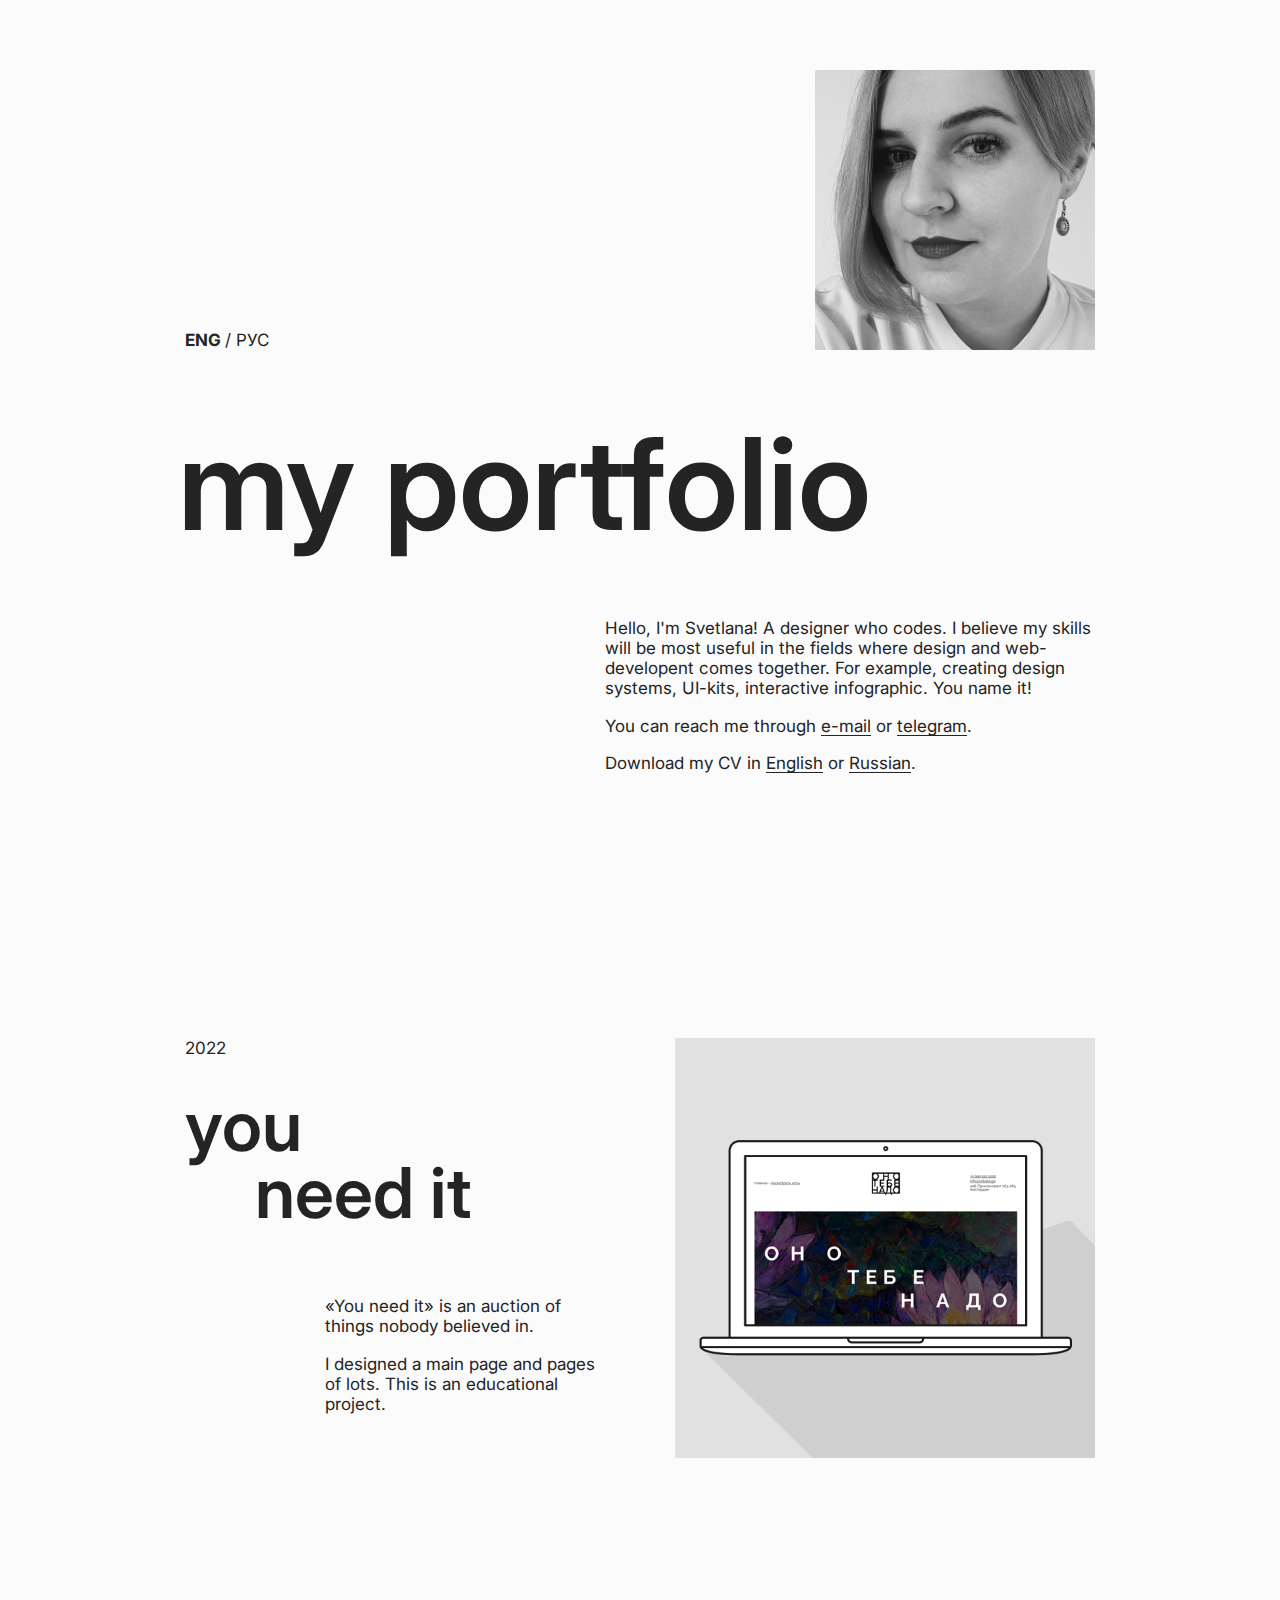
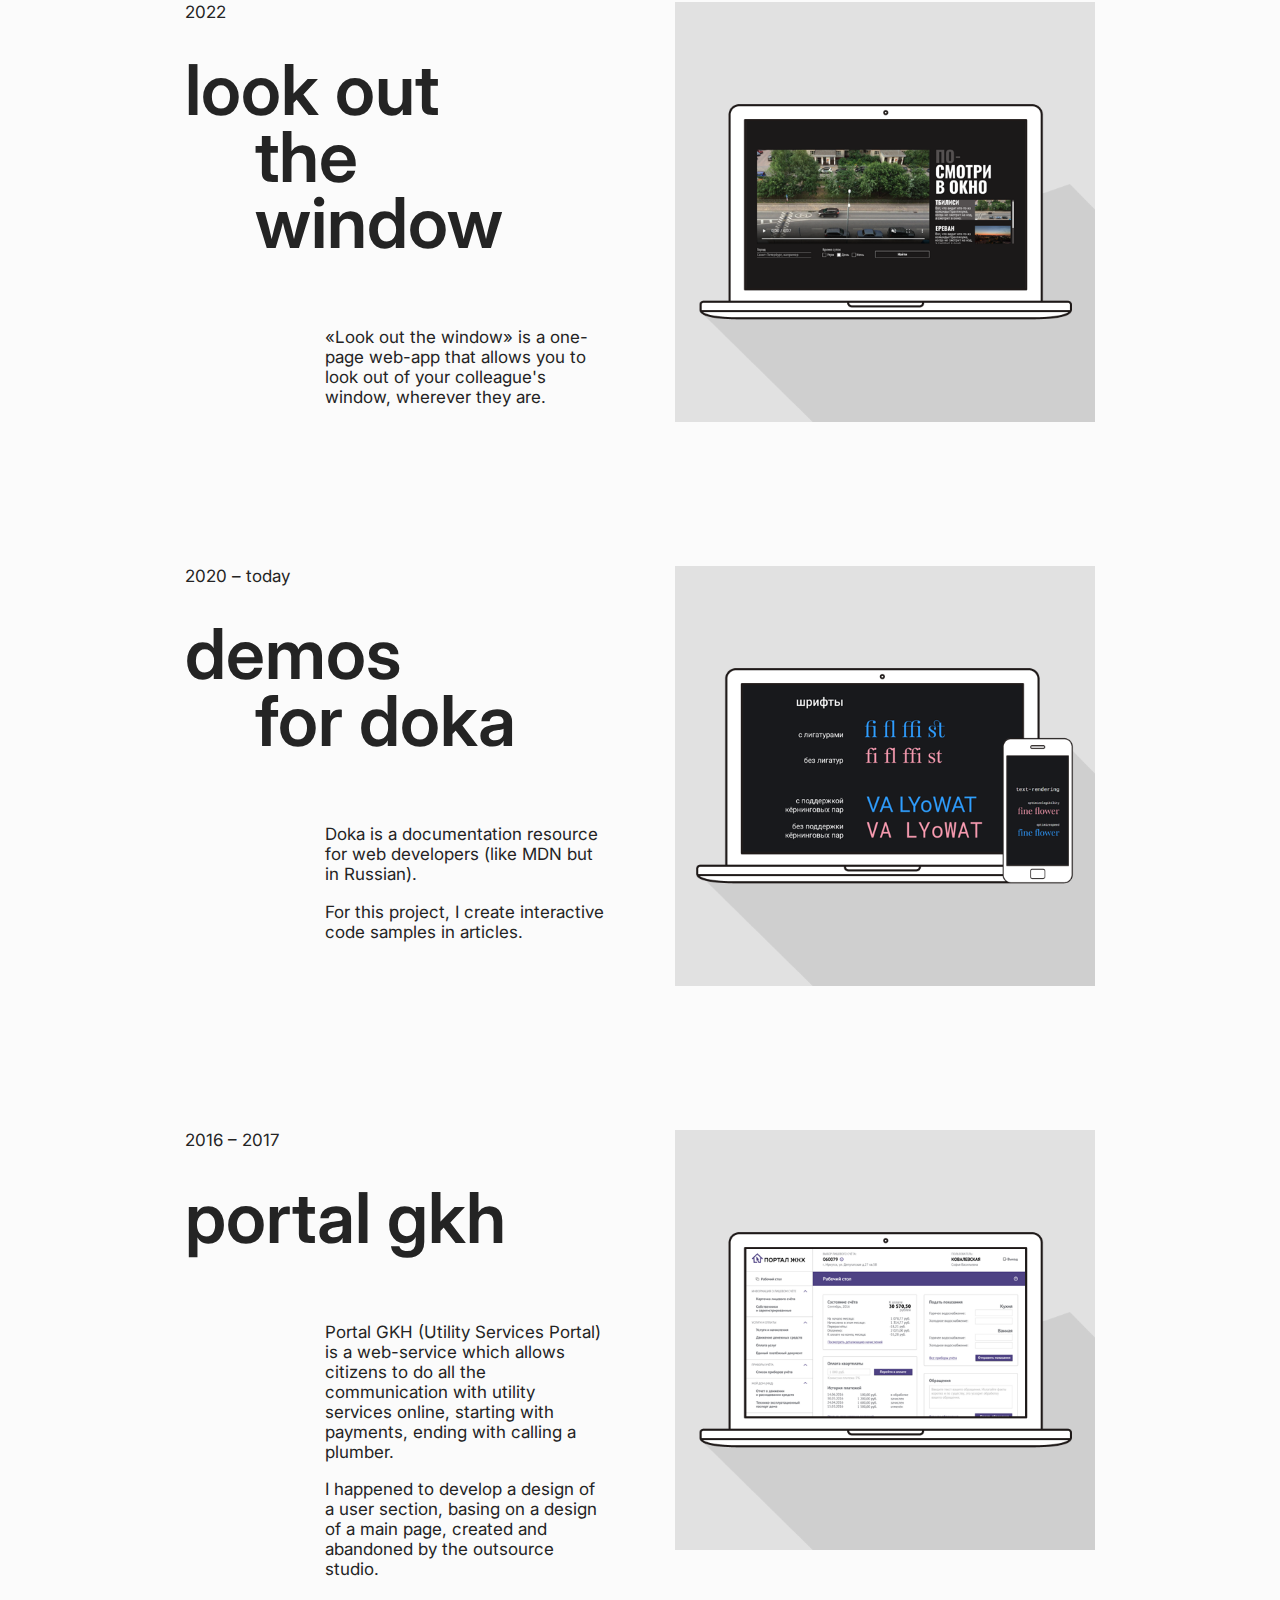
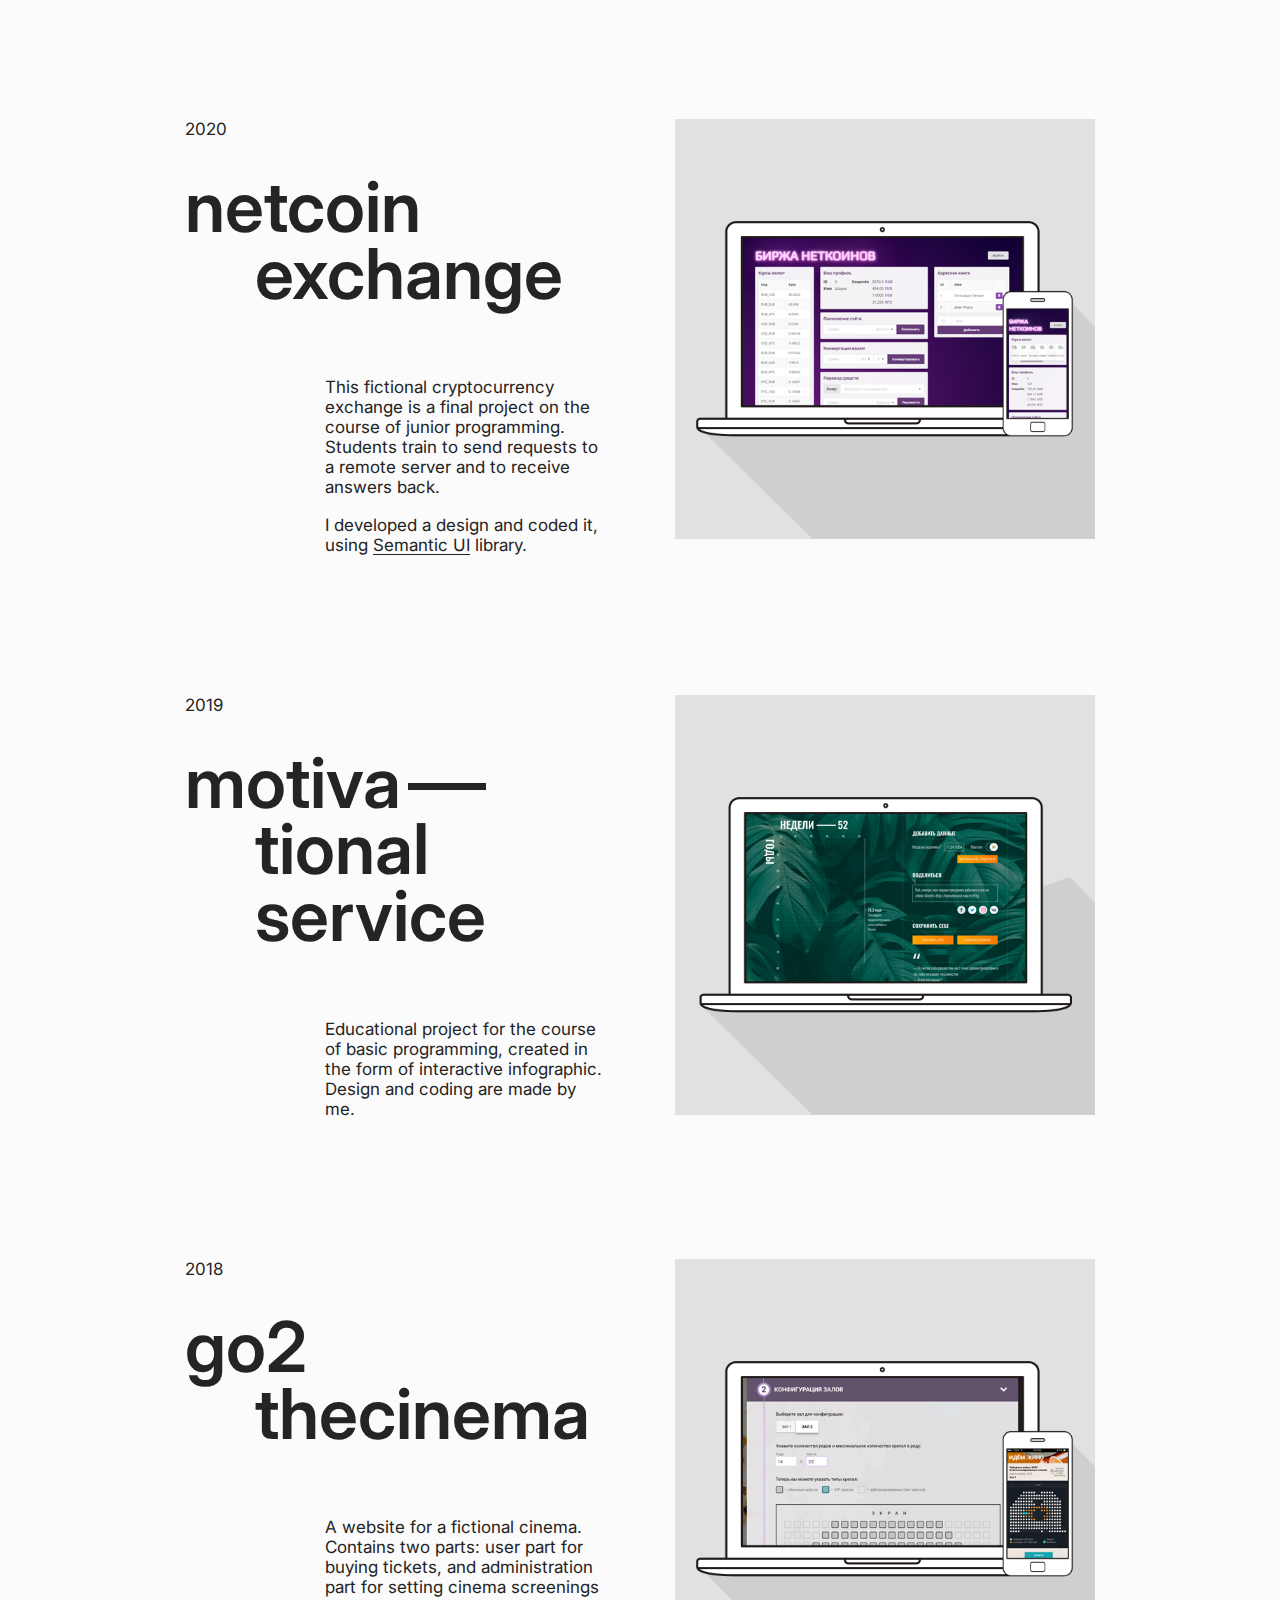
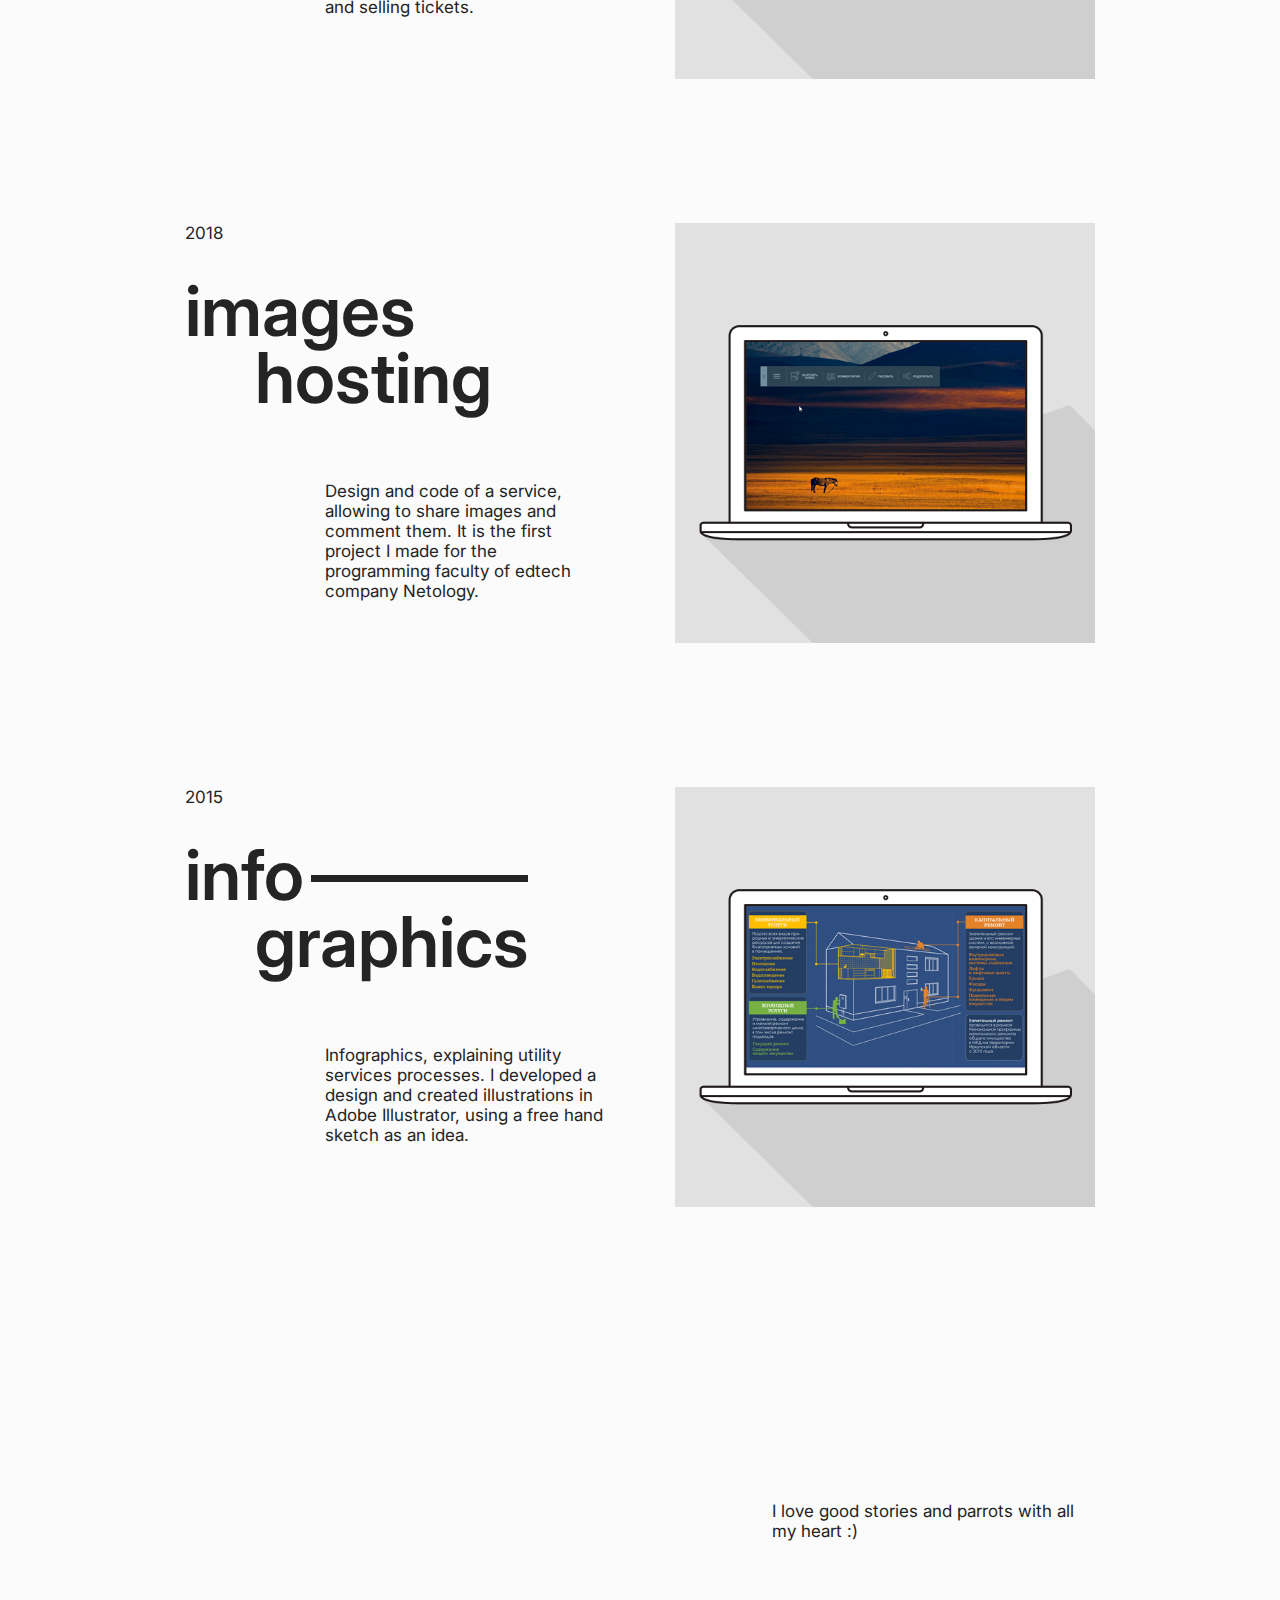
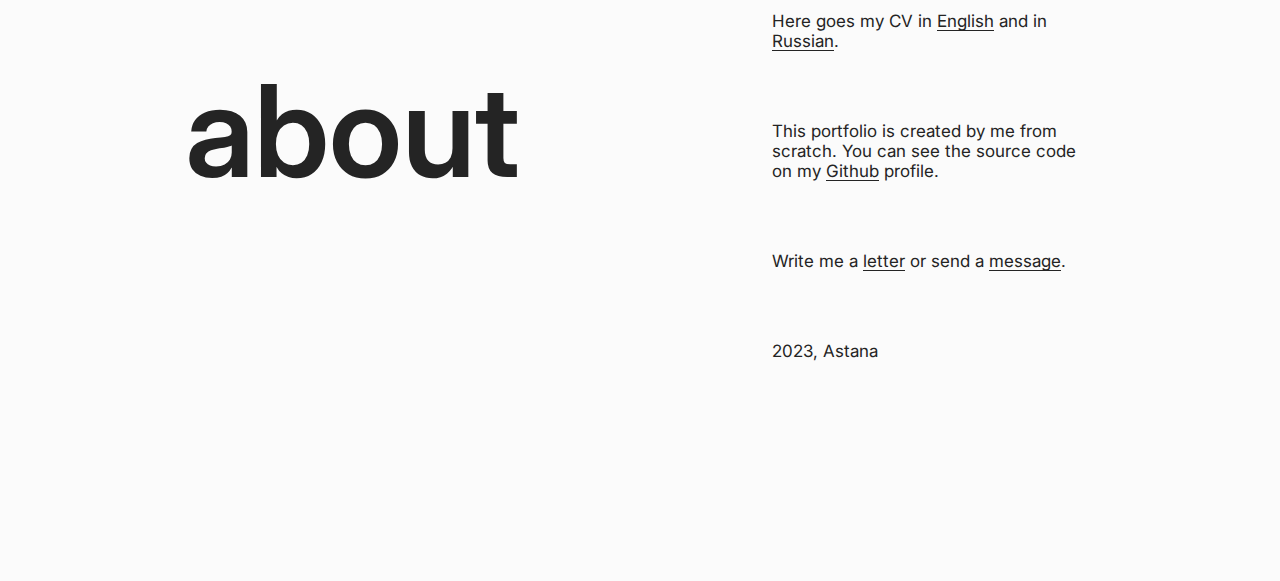
<file: index.html>
<!DOCTYPE html>
<html lang="ru">
<head>
  <title>Портфолио</title>
  <meta charset="utf-8">
  <meta name="viewport" content="width=device-width, initial-scale=1">
  <link rel="preconnect" href="https://fonts.googleapis.com">
  <link rel="preconnect" href="https://fonts.gstatic.com" crossorigin>
  <link rel="stylesheet" href="https://fonts.googleapis.com/css2?family=Inter:wght@400;600;700&display=swap">
  <link rel="stylesheet" href="styles/index.css">
  <link rel="apple-touch-icon" sizes="180x180" href="favicon/apple-touch-icon.png">
  <link rel="icon" type="image/png" sizes="32x32" href="favicon/favicon-32x32.png">
  <link rel="icon" type="image/png" sizes="16x16" href="favicon/favicon-16x16.png">
  <link rel="manifest" href="favicon/manifest.json">  
</head>
<body>

  <div class="languages">
    <div class="language-eng" data-title="Portfolio">
      <header class="intro">
        <div class="intro-ahead">
          <div class="language-switches"><button value="eng" class="language-switch language-switch-eng">eng</button><button value="rus" class="language-switch language-switch-rus">рус</button></div>
          <img class="portrait" src="images/me.png">
        </div>
        <h1 class="intro-title">My Portfolio</h1>
        <div class="intro-description">
          <p class="intro-p">Hello, I'm Svetlana! A designer who codes. I believe my skills will be most useful in the fields where design and web-developent comes together. For example, creating design systems, UI-kits, interactive infographic. You name it!</p>
          <p class="intro-p">You can reach me through <a href="mailto:sv.korobceva@gmail.com" class="link link-mail">e-mail</a> or <nobr><a href="https://t.me/skorobaeus" class="link link-telegram">telegram</a>.</nobr></p>
          <p class="intro-p">Download my CV in&nbsp;<a href="files/cv_en.pdf" type="pdf" class="link link-cv">English</a> or&nbsp;<a href="files/cv_ru.pdf" type="pdf" class="link link-cv">Russian</a>.</p>
        </div>
      </header>
      <main class="projects">
        <article class="project">
          <header class="project-header">
            <time class="project-date">2022</time>
            <h3 class="project-title"><a class="project-title-link" href="pages/auction/index.html">You <span class="project-title-shift">need it</span></a></h3>
            <div class="project-description">
              <p class="project-p">«You need it» is an auction of things nobody believed in.</p>
              <p class="project-p">I designed a main page and pages of lots. This is an educational project.</p>
            </div>
          </header>
          <div class="project-info">
            <img class="project-cover" src="images/auction2.png">
          </div>
        </article>
        <article class="project">
          <header class="project-header">
            <time class="project-date">2022</time>
            <h3 class="project-title"><a class="project-title-link" href="pages/look/index.html">Look out <span class="project-title-shift">the window</span></a></h3>
            <div class="project-description">
              <p class="project-p">«Look out the window» is a one-page web-app that allows you to look out of your colleague's window, wherever they are.</p>
            </div>
          </header>
          <div class="project-info">
            <img class="project-cover" src="images/look2.png">
          </div>
        </article>        
        <article class="project">
          <header class="project-header">
            <time class="project-date">2020 – today</time>
            <h3 class="project-title"><a class="project-title-link" href="pages/doka/index.html">Demos <span class="project-title-shift">for Doka</span></a></h3>
            <div class="project-description">
              <p class="project-p">Doka is a documentation resource for web developers (like MDN but in Russian).</p>
              <p class="project-p">For this project, I create interactive code samples in articles.</p>
            </div>
          </header>
          <div class="project-info">
            <img class="project-cover" src="images/demos2.png">
          </div>
        </article>
        <article class="project">
          <header class="project-header">
            <time class="project-date">2016 – 2017</time>
            <h3 class="project-title"><a class="project-title-link" href="pages/portal/index.html">Portal GKH</a></h3>
            <div class="project-description">
              <p class="project-p">Portal GKH (Utility Services Portal) is a web-service which allows citizens to do all the communication with utility services online, starting with payments, ending with calling a plumber.</p>
              <p class="project-p">I happened to develop a design of a user section, basing on a design of a main page, created and abandoned by the outsource studio.</p>
            </div>
          </header>
          <div class="project-info">
            <img class="project-cover" src="images/portal2.png">
          </div>
        </article>
        <article class="project">
          <header class="project-header">
            <time class="project-date">2020</time>
            <h3 class="project-title"><a class="project-title-link" href="pages/exchange/index.html">Netcoin<span class="project-title-shift">Exchange</span></a></h3>
            <div class="project-description">
              <p class="project-p">This fictional cryptocurrency exchange is a final project on the course of junior programming. Students train to send requests to a remote server and to receive answers back.</p>
              <p class="project-p">I developed a design and coded it, using <a class="link" href="https://semantic-ui.com/">Semantic UI</a> library.</p>              
            </div>
          </header>
          <div class="project-info">
            <img class="project-cover" src="images/exchange2.png">
          </div>
        </article>        
        <article class="project">
          <header class="project-header">
            <time class="project-date">2019</time>
            <h3 class="project-title"><a class="project-title-link" href="pages/motivate/index.html"><span class="project-title-dash">Motiva</span><span class="project-title-shift">tional</span><span class="project-title-shift">service</span></a></h3>
            <div class="project-description">
              <p class="project-p">Educational project for the course of basic programming, created in the form of interactive infographic. Design and coding are made by me.</p>
            </div>
          </header>
          <div class="project-info">
            <img class="project-cover" src="images/int-info2.png">
          </div>
        </article>
        <article class="project">
          <header class="project-header">
            <time class="project-date">2018</time>
            <h3 class="project-title"><a class="project-title-link" href="pages/cinema/index.html">Go2<span class="project-title-shift">TheCinema</span></a></h3>
            <div class="project-description">
              <p class="project-p">A website for a fictional cinema. Contains two parts: user part for buying tickets, and administration part for setting cinema screenings and selling tickets.</p>
            </div>
          </header>
          <div class="project-info">
            <img class="project-cover" src="images/cinema2.png">
          </div>
        </article>  
        <article class="project">
          <header class="project-header">
            <time class="project-date">2018</time>
            <h3 class="project-title"><a class="project-title-link" href="pages/hosting/index.html">Images<span class="project-title-shift">hosting</span></a></h3>
            <div class="project-description">
              <p class="project-p">Design and code of a service, allowing to share images and comment them. It is the first project I made for the programming faculty of edtech company Netology.</p>
            </div>
          </header>
          <div class="project-info">
            <img class="project-cover" src="images/hosting2.png">
          </div>
        </article>                 
        <article class="project">
          <header class="project-header">
            <time class="project-date">2015</time>
            <h3 class="project-title"><a class="project-title-link" href="pages/infographics/index.html"><span class="project-title-dash">Info</span><span class="project-title-shift">graphics</span></a></h3>
            <div class="project-description">
              <p class="project-p">Infographics, explaining utility services processes. I developed a design and created illustrations in Adobe Illustrator, using a free hand sketch as an idea.</p>          
            </div>
          </header>
          <div class="project-info">
            <img class="project-cover" src="images/info2.png">
          </div>
        </article>   
      </main>
      <footer class="about">
        <h2 class="about-title">About</h2>
        <div class="about-description">
          <p class="about-p">I love good stories and parrots with all my heart :)</p>
          <p class="about-p">Here goes my CV in <a href="files/cv_en.pdf" type="pdf" class="link link-cv">English</a> and in <a href="files/cv_ru.pdf" type="pdf" class="link link-cv">Russian</a>.</p>
          <p class="about-p">This portfolio is created by me from scratch. You can see the source code on my <a href="https://github.com/skorobaeus/" class="link">Github</a> profile.</p>
          <p class="about-p">Write me a <a href="mailto:sv.korobceva@gmail.com" class="link link-mail">letter</a> or send a <a href="https://t.me/skorobaeus" class="link link-telegram">message</a>.</p>
          <p class="about-p">2023, Astana</p>
        </div>
      </footer>
    </div>

    <div class="language-rus" data-title="Портфолио">
      <header class="intro">
        <div class="intro-ahead">
          <div class="language-switches"><button value="eng" class="language-switch language-switch-eng">eng</button><button value="rus" class="language-switch language-switch-rus">рус</button></div>
          <img class="portrait" src="images/me.png">
        </div>
        <h1 class="intro-title">Портфолио</h1>
        <div class="intro-description">
          <p class="intro-p">Привет, я Света! Дизайнер, который пишет код. Я думаю, мои навыки будут полезнее всего там, где дизайн и разработка идут рука об руку: например, в создании дизайн-систем, UI-библиотек, интерактивных иллюстраций и всего такого.
          </p>
          <p class="intro-p">Можно связаться со мной через <a href="mailto:sv.korobceva@gmail.com" class="link link-mail">e-mail</a> или <nobr><a href="https://t.me/skorobaeus" class="link link-telegram">телеграм</a>.</nobr></p>
          <p class="intro-p">Скачать моё резюме на <a href="files/cv_ru.pdf" type="pdf" class="link link-cv">русском</a> или <a href="files/cv_en.pdf" type="pdf" class="link link-cv">английском</a>.</p>
        </div>
      </header>
      <main class="projects">
        <article class="project">
          <header class="project-header">
            <time class="project-date">2022</time>
            <h3 class="project-title"><a class="project-title-link" href="pages/auction/index.html">Оно <span class="project-title-shift">тебе надо</span></a></h3>
            <div class="project-description">
              <p class="project-p">«Оно тебе надо» — это аукцион вещей, в которые никто не верил.</p>
              <p class="project-p">Я разработала дизайн главной и внутренних страниц для учебного проекта.</p>
            </div>
          </header>
          <div class="project-info">
            <img class="project-cover" src="images/auction2.png">
          </div>
        </article>
        <article class="project">
          <header class="project-header">
            <time class="project-date">2022</time>
            <h3 class="project-title"><a class="project-title-link" href="pages/look/index.html">Посмотри <span class="project-title-shift">в окно</span></a></h3>
            <div class="project-description">
              <p class="project-p">«Посмотри в окно» — это одностраничное приложение, которое позволяет выглянуть в окно своего коллеги, где бы он ни находился.</p>
            </div>
          </header>
          <div class="project-info">
            <img class="project-cover" src="images/look2.png">
          </div>
        </article>                
        <article class="project">
          <header class="project-header">
            <time class="project-date">2020 – наст.</time>
            <h3 class="project-title"><a class="project-title-link" href="pages/doka/index.html">Демки <span class="project-title-shift">для Доки</span></a></h3>
            <div class="project-description">
              <p class="project-p">Дока — это добрый справочник для веб-разработчиков, написанный с душой на понятном русском языке.</p>
              <p class="project-p">Для этого проекта я делаю интерактивные примеры кода внутри статей.</p>
            </div>
          </header>
          <div class="project-info">
            <img class="project-cover" src="images/demos2.png">
          </div>
        </article>
        <article class="project">
          <header class="project-header">
            <time class="project-date">2016 – 2017</time>
            <h3 class="project-title"><a class="project-title-link" href="pages/portal/index.html">Портал ЖКХ</a></h3>
            <div class="project-description">
              <p class="project-p">Портал ЖКХ это сервис для жителей моего города, который позволяет всё общение со службами ЖКХ вести онлайн, начиная от подачи показаний счётчиков и заканчивая вызовом мастера.</p>
              <p class="project-p">Мне довелось разработать дизайн личного кабинета, основываясь на дизайне главной, созданном аутсорс-студией.</p>
            </div>
          </header>
          <div class="project-info">
            <img class="project-cover" src="images/portal2.png">
          </div>
        </article>
        <article class="project">
          <header class="project-header">
            <time class="project-date">2020</time>
            <h3 class="project-title"><a class="project-title-link" href="pages/exchange/index.html">Биржа<span class="project-title-dash project-title-shift">Нет</span><span class="project-title-shift">коинов</span></a></h3>
            <div class="project-description">
              <p class="project-p">Криптовалютная биржа как финальный проект на курсе базового программирования. Студенты учатся отправлять запросы на удалённый сервер и обрабатывать их.</p>
              <p class="project-p">Я разработала дизайн Биржи и сверстала его, используя библиотеку <a class="link" href="https://semantic-ui.com/">Semantic UI</a>.</p>
            </div>
          </header>
          <div class="project-info">
            <img class="project-cover" src="images/exchange2.png">
          </div>
        </article>         
        <article class="project">
          <header class="project-header">
            <time class="project-date">2019</time>
            <h3 class="project-title"><a class="project-title-link" href="pages/motivate/index.html"><span class="project-title-dash">Мотива</span><span class="project-title-shift">ционный</span><span class="project-title-shift">сервис</span></a></h3>
            <div class="project-description">
              <p class="project-p">Учебный проект на курсе основ программирования, выполненный в виде интерактивной инфографики. Дизайн и вёрстка — мои.</p>
            </div>
          </header>
          <div class="project-info">
            <img class="project-cover" src="images/int-info2.png">
          </div>
        </article>
        <article class="project">
          <header class="project-header">
            <time class="project-date">2018</time>
            <h3 class="project-title"><a class="project-title-link" href="pages/cinema/index.html">идём<span class="project-title-shift">вКино</span></a></h3>
            <div class="project-description">
              <p class="project-p">Сайт вымышленного кинотеатра: пользовательская часть для покупки билетов, и администраторская часть, позволяющая настраивать сеансы и продавать билеты. Учебный проект для курса продвинутого программирования.</p>
            </div>
          </header>
          <div class="project-info">
            <img class="project-cover" src="images/cinema2.png">
          </div>
        </article>
        <article class="project">
          <header class="project-header">
            <time class="project-date">2018</time>
            <h3 class="project-title"><a class="project-title-link" href="pages/hosting/index.html">Хостинг<span class="project-title-shift">картинок</span></a></h3>
            <div class="project-description">
              <p class="project-p">Дизайн и вёрстка сервиса для хостинга и рецензирования изображений. Первый учебный проект, выполненный мной для факультета программирования в центре онлайн-образования.</p>
            </div>
          </header>
          <div class="project-info">
            <img class="project-cover" src="images/hosting2.png">
          </div>
        </article>                   
        <article class="project">
          <header class="project-header">
            <time class="project-date">2015</time>
            <h3 class="project-title"><a class="project-title-link" href="pages/infographics/index.html"><span class="project-title-dash">Инфо</span><span class="project-title-shift">графика</span></a></h3>
            <div class="project-description">
              <p class="project-p">Инфографика на тему ЖКХ. Разработала дизайн и выполнила иллюстрации в Adobe Illustator, оттолкнувшись от схемы процессов, нарисованной специалистом от руки.</p>
            </div>
          </header>
          <div class="project-info">
            <img class="project-cover" src="images/info2.png">
          </div>
        </article>
      </main>
      <footer class="about">
        <h2 class="about-title">Обо мне</h2>
        <div class="about-description">
          <p class="about-p">Больше всего на свете я люблю хорошие истории и попугаев :)</p>
          <p class="about-p">Скачайте моё резюме на <a href="files/cv_ru.pdf" type="pdf" class="link link-cv">русском</a> или <a href="files/cv_en.pdf" type="pdf" class="link link-cv">английском</a>.</p>
          <p class="about-p">Это портфолио задизайнено и запрогано мной. Исходный код в моём профиле на <a href="https://github.com/skorobaeus" class="link">Github</a>.</p>
          <p class="about-p">Напишите мне на  <a href="mailto:sv.korobceva@gmail.com" class="link link-mail">почту</a> или в <a href="https://t.me/skorobaeus" class="link link-telegram">телеграм</a>.</p>
          <p class="about-p">2023, Астана</p>
        </div>
      </footer>
    </div>
  </div>
  <script src="scripts/language-switch.js"></script>
</body>
</html>
</file>
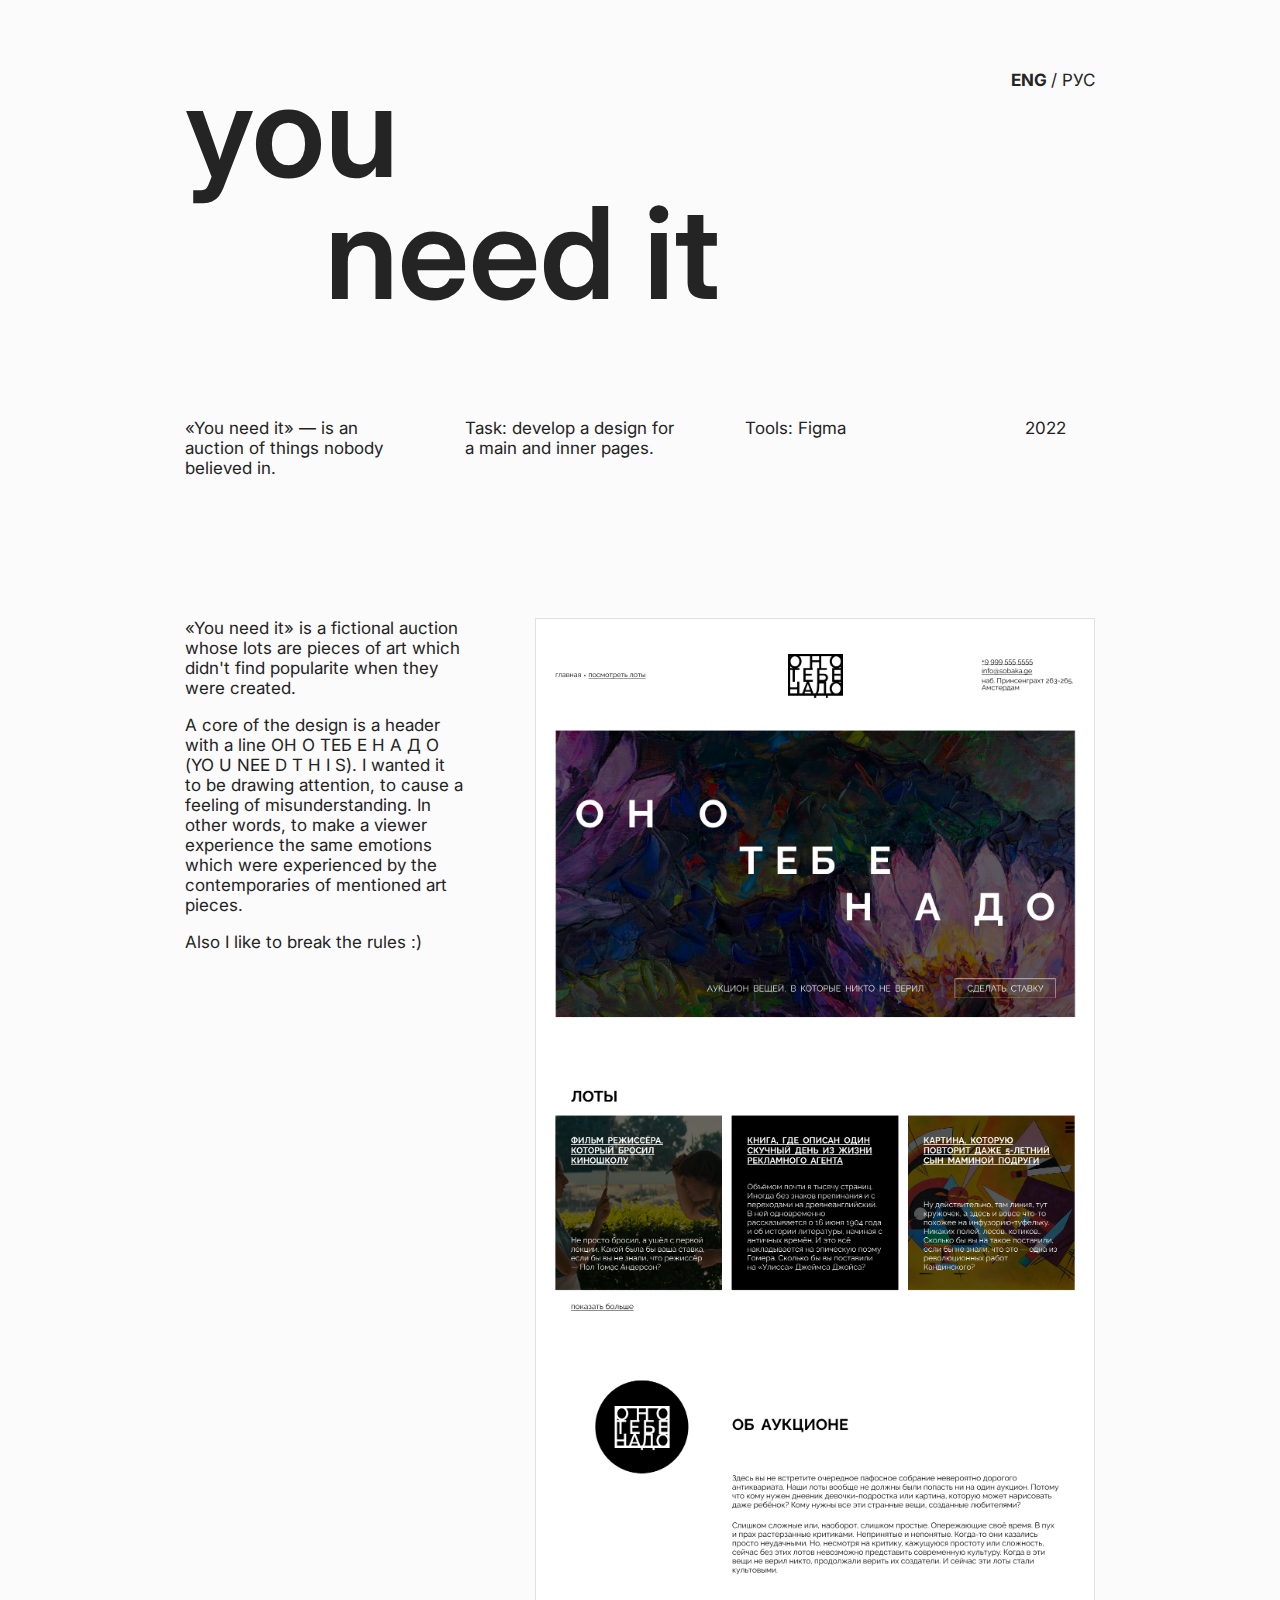
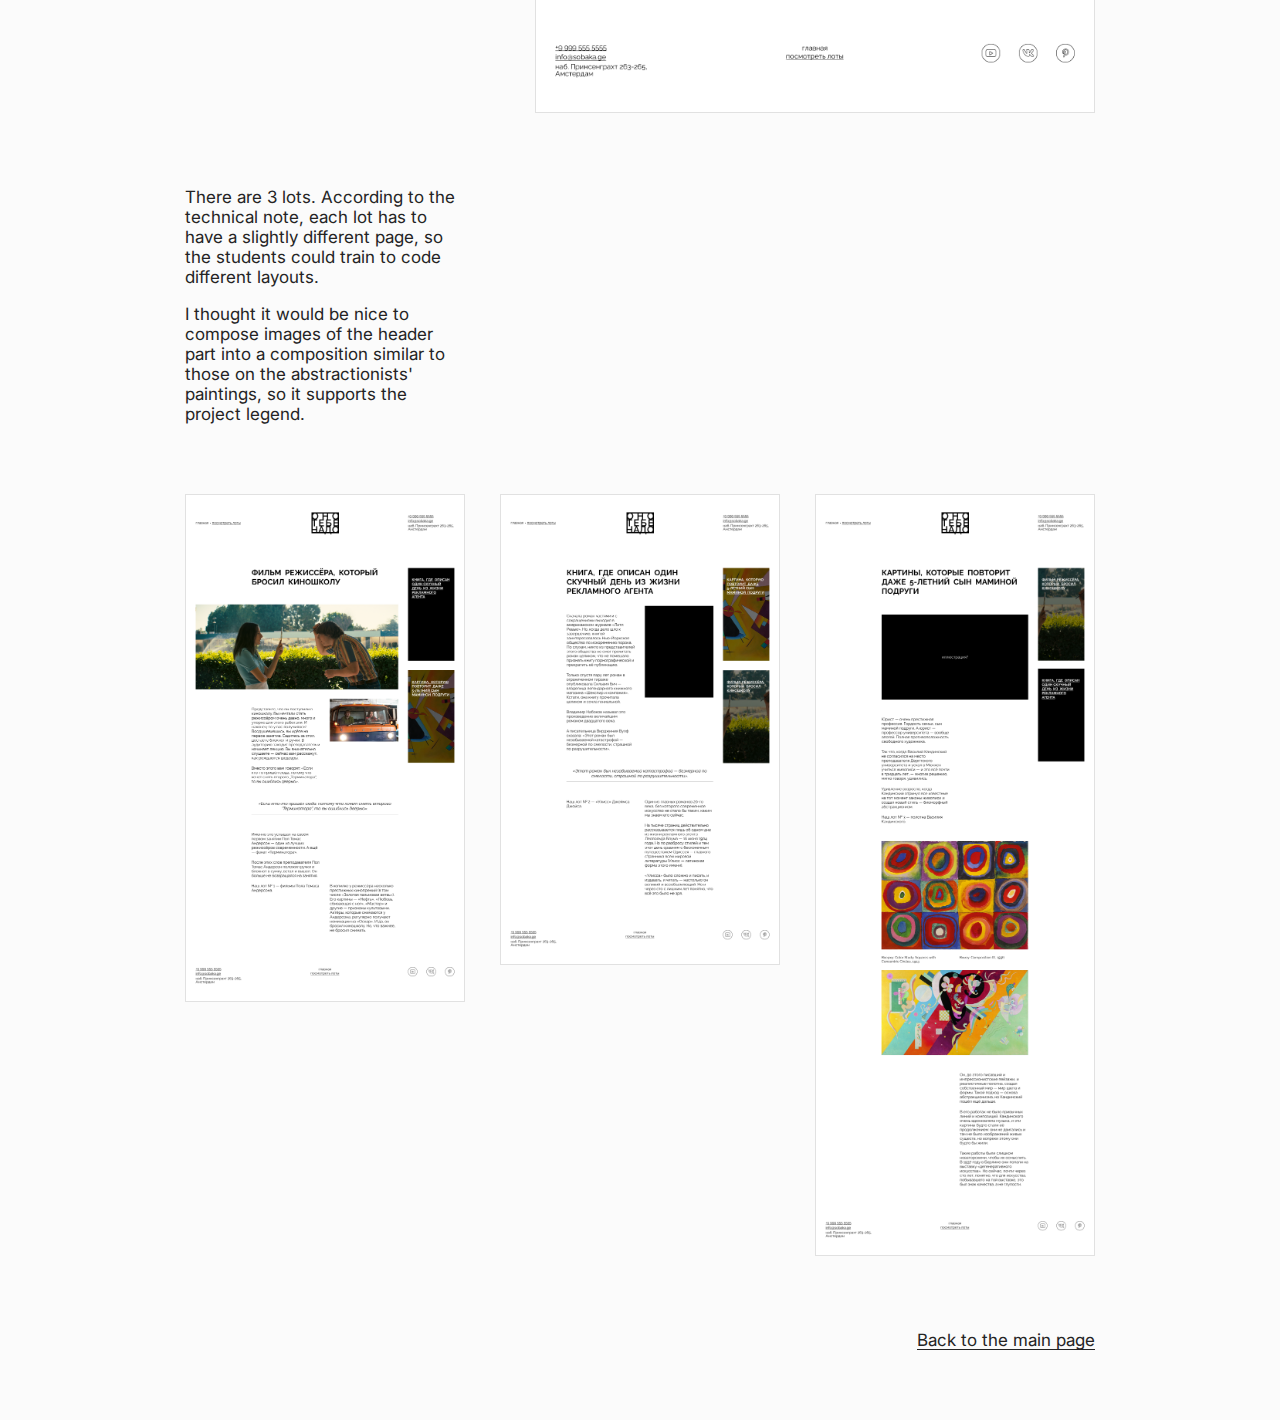
<file: pages/auction/index.html>
<!DOCTYPE html>
<html lang="ru">
<head>
  <title>Портфолио: Оно тебе надо</title>
  <meta charset="utf-8">
  <meta name="viewport" content="width=device-width, initial-scale=1">
  <link rel="preconnect" href="https://fonts.googleapis.com">
  <link rel="preconnect" href="https://fonts.gstatic.com" crossorigin>
  <link rel="stylesheet" href="https://fonts.googleapis.com/css2?family=Inter:wght@400;600;700&display=swap">
  <link rel="stylesheet" href="../../styles/pages.css">
  <link rel="apple-touch-icon" sizes="180x180" href="../../favicon/apple-touch-icon.png">
  <link rel="icon" type="image/png" sizes="32x32" href="../../favicon/favicon-32x32.png">
  <link rel="icon" type="image/png" sizes="16x16" href="../../favicon/favicon-16x16.png">
  <link rel="manifest" href="../../favicon/manifest.json">   
</head>
<body>
  <div class="languages">
    <div class="language-eng" data-title="Portfolio: You need it">
      <header class="project-summary">
        <div class="project-summary-ahead">
          <h1 class="project-title">You <span class="project-title-shift">need it</span></h1>
          <div class="language-switches"><button value="eng" class="language-switch language-switch-eng">eng</button><button value="rus" class="language-switch language-switch-rus">рус</button></div>   
        </div>
        <div class="project-description">
          <p class="project-p">«You need it» — is an auction of things nobody believed in.</p>
          <p class="project-p">Task: develop a design for a main and inner pages.</p>
          <p class="project-p">Tools: Figma</p>
          <p class="project-p">2022</p>
        </div>
      </header>
      <main class="project-steps">
        <div class="step step-row">
          <div class="step-description">
            <p class="step-p">«You need it» is a fictional auction whose lots are pieces of art which didn't find popularite when they were created.</p>
            <p class="step-p">A core of the design is a header with a line ОН О ТЕБ Е Н А Д О (YO U NEE D T H I S). I wanted it to be drawing attention, to cause a feeling of misunderstanding. In other words, to make a viewer experience the same emotions which were experienced by the contemporaries of mentioned art pieces.</p>
            <p class="step-p">Also I like to break the rules :)</p>            
          </div>
          <div class="step-images step-images-single">
            <a class="step-image-link" href="images/main.png" target="_blank"><img class="step-image" src="images/main.png"></a>
          </div>
        </div>
        <div class="step step-column">
          <div class="step-description">
            <p class="step-p">There are 3 lots. According to the technical note, each lot has to have a slightly different page, so the students could train to code different layouts.</p>
            <p class="step-p">I thought it would be nice to compose images of the header part into a composition similar to those on the abstractionists' paintings, so it supports the project legend.</p>
          </div>
          <div class="step-images step-images-tripple">
            <a class="step-image-link" href="images/lot1.png" target="_blank"><img class="step-image" src="images/lot1.png"></a>
            <a class="step-image-link" href="images/lot2.png" target="_blank"><img class="step-image" src="images/lot2.png"></a>
            <a class="step-image-link" href="images/lot3.png" target="_blank"><img class="step-image" src="images/lot3.png"></a>
          </div>
        </div>        
        <div class="step step-row">
          <div class="step-description">
          </div>
          <div class="step-footer">
            <a class="link" href="../../index.html">Back to the main page</a>
          </div>
        </div>
      </main>   
    </div>

    <div class="language-rus" data-title="Портфолио: Оно тебе надо">
      <header class="project-summary">
        <div class="project-summary-ahead">
          <h1 class="project-title">Оно <span class="project-title-shift">тебе надо</span></h1>
          <div class="language-switches"><button value="eng" class="language-switch language-switch-eng">eng</button><button value="rus" class="language-switch language-switch-rus">рус</button></div>   
        </div>
        <div class="project-description">
          <p class="project-p">«Оно тебе надо» — это аукцион вещей, в которые никто не верил.</p>
          <p class="project-p">Задача: разработать дизайн главной и внутренних страниц.</p>
          <p class="project-p">Инструменты: Figma</p>
          <p class="project-p">2022</p>
        </div>
      </header>
      <main class="project-steps">
        <div class="step step-row">
          <div class="step-description">
            <p class="step-p">«Оно тебе надо» это вымышленный аукцион, на котором выставлены в качестве лотов такие предметы искусства, которые не сразу нашли своего ценителя. Сайт аукциона предлагается сверстать студентам на курсе по веб-вёрстке.</p>
            <p class="step-p">Ядром дизайна главной страницы я сделала шапку с «рваной» типографикой: ОН О ТЕБ Е Н А Д О. Мне хотелось, чтобы глаз «спотыкался», чтобы первым было непонимание — то есть, чтобы зритель прожил именно те эмоции, которые проживали современники предметов искусства, выставленных на аукцион.</p>
            <p class="step-p">И, конечно, я люблю хулиганить :)</p>            
          </div>
          <div class="step-images step-images-single">
            <a class="step-image-link" href="images/main.png" target="_blank"><img class="step-image" src="images/main.png"></a>
          </div>
        </div>
        <div class="step step-column">
          <div class="step-description">
            <p class="step-p">Всего на аукцион выставлено 3 лота. Согласно техническому заданию, страницы лотов не должны повторять друг друга, чтобы у студентов была возможность потренироваться в вёрстке разнообразных сеток и элементов.</p>
            <p class="step-p">Мне показалось хорошей идеей скомпоновать иллюстрации и баннеры в начале страницы подобно вольным композициям на полотнах художников-абстракционистов, и таким образом поддержать легенду проекта.</p>
          </div>
          <div class="step-images step-images-tripple">
            <a class="step-image-link" href="images/lot1.png" target="_blank"><img class="step-image" src="images/lot1.png"></a>
            <a class="step-image-link" href="images/lot2.png" target="_blank"><img class="step-image" src="images/lot2.png"></a>
            <a class="step-image-link" href="images/lot3.png" target="_blank"><img class="step-image" src="images/lot3.png"></a>
          </div>
        </div>        
        <div class="step step-row">
          <div class="step-description">
          </div>
          <div class="step-footer">
            <a class="link" href="../../index.html">Назад на главную</a>
          </div>
        </div>
      </main>
    </div>
  </div>
  <script src="../../scripts/language-switch.js"></script>
</body>
</html>
</file>
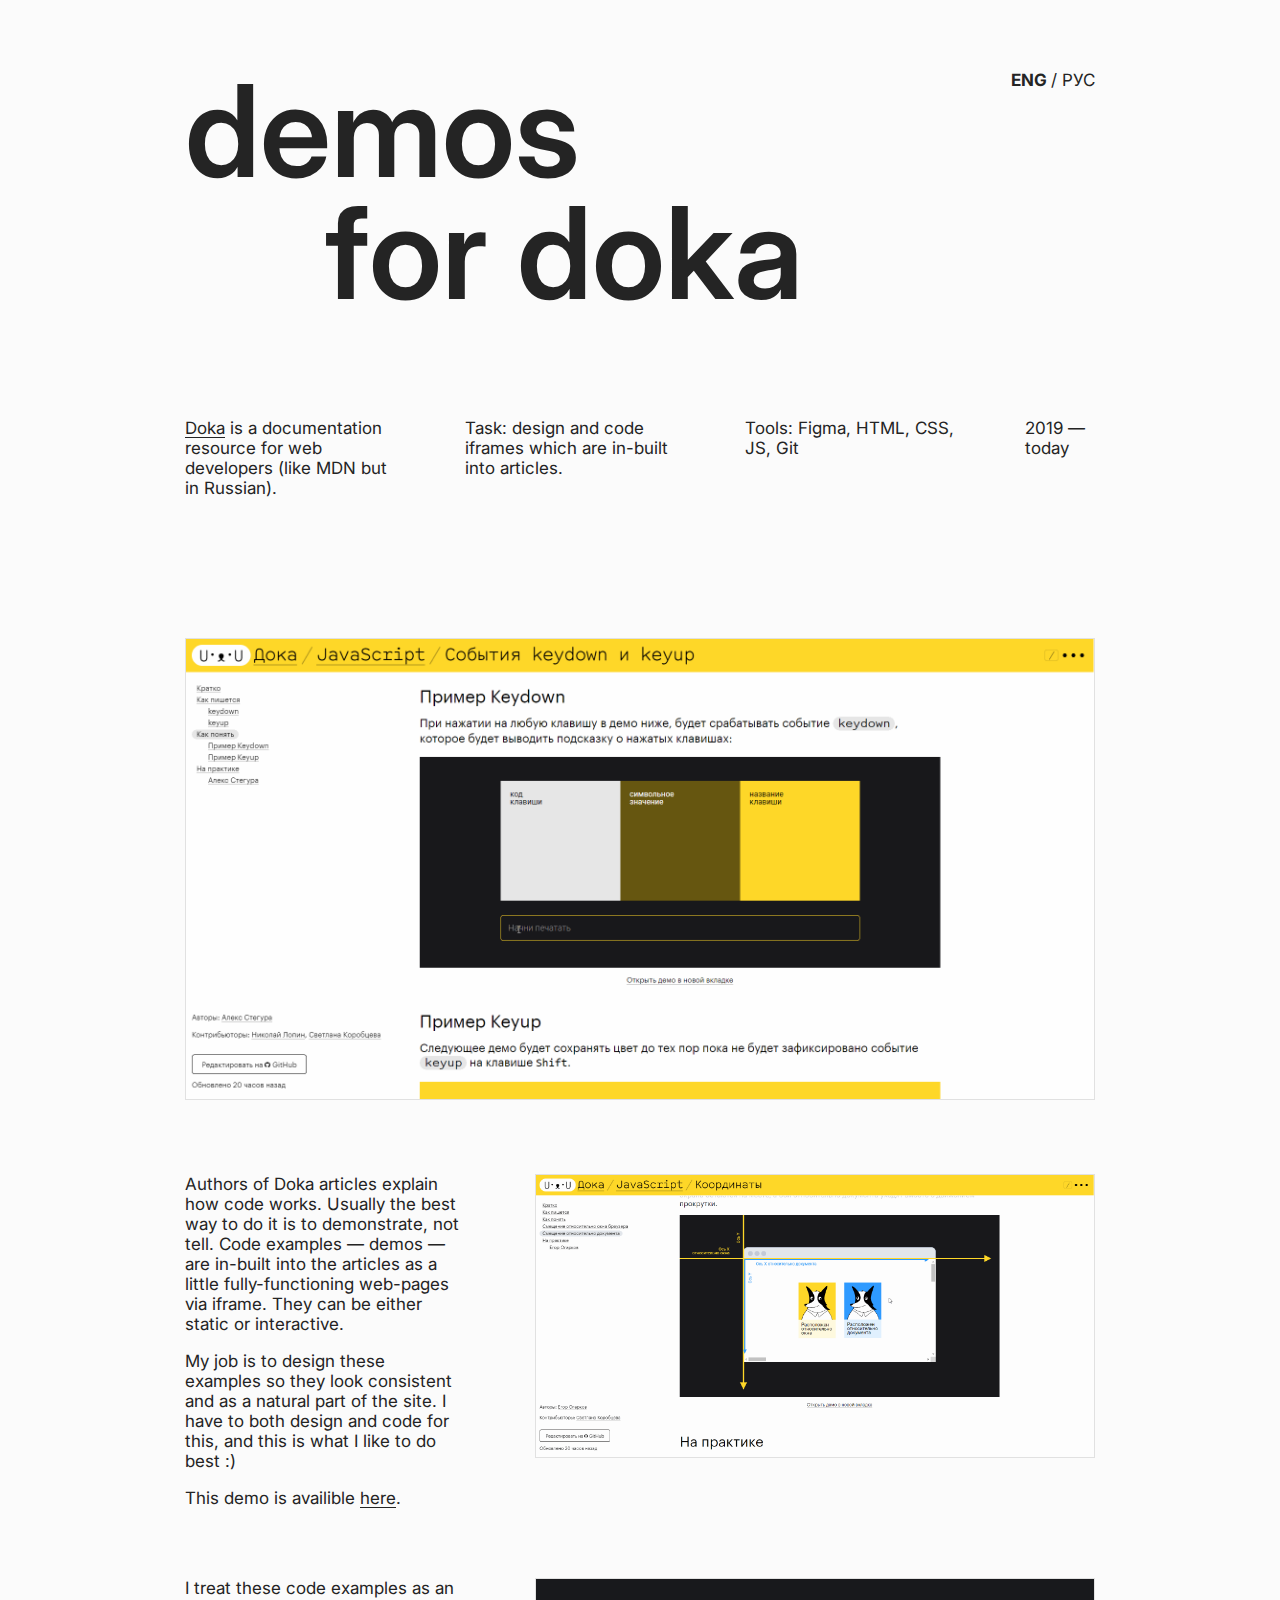
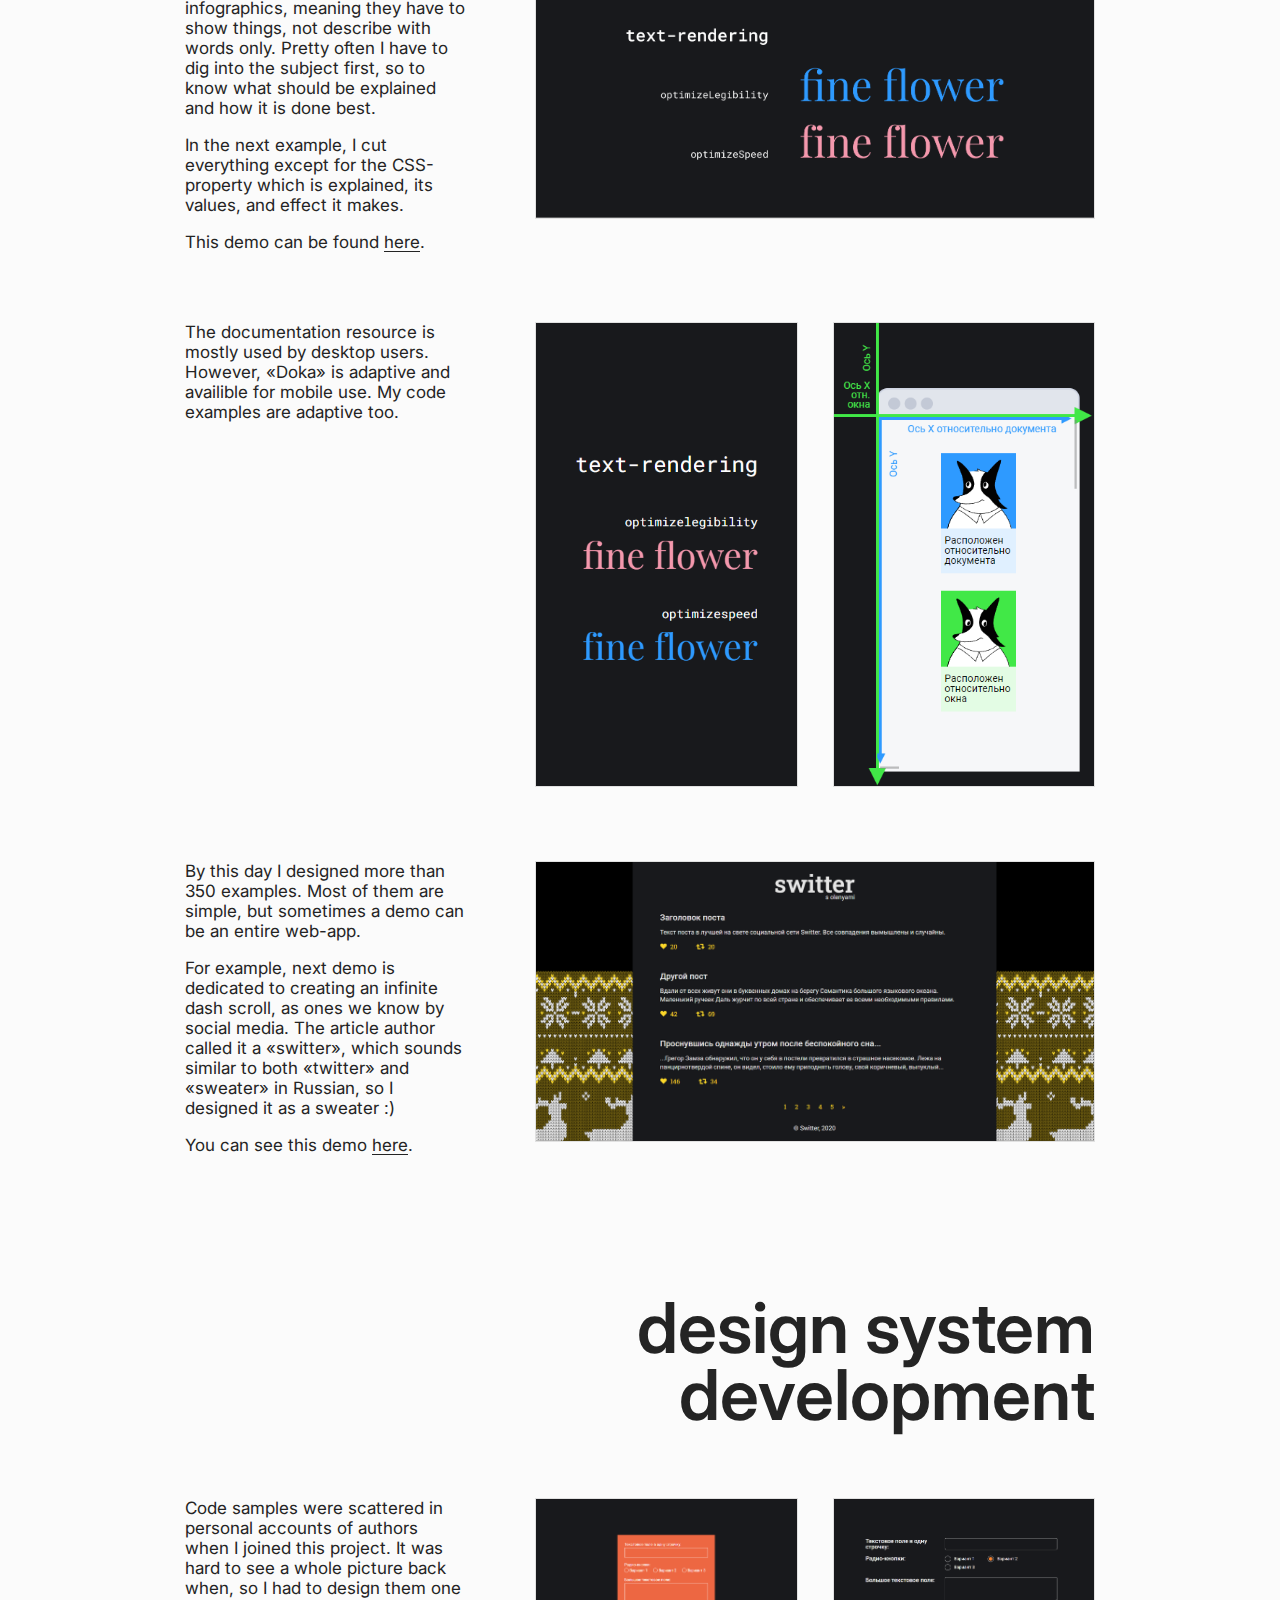
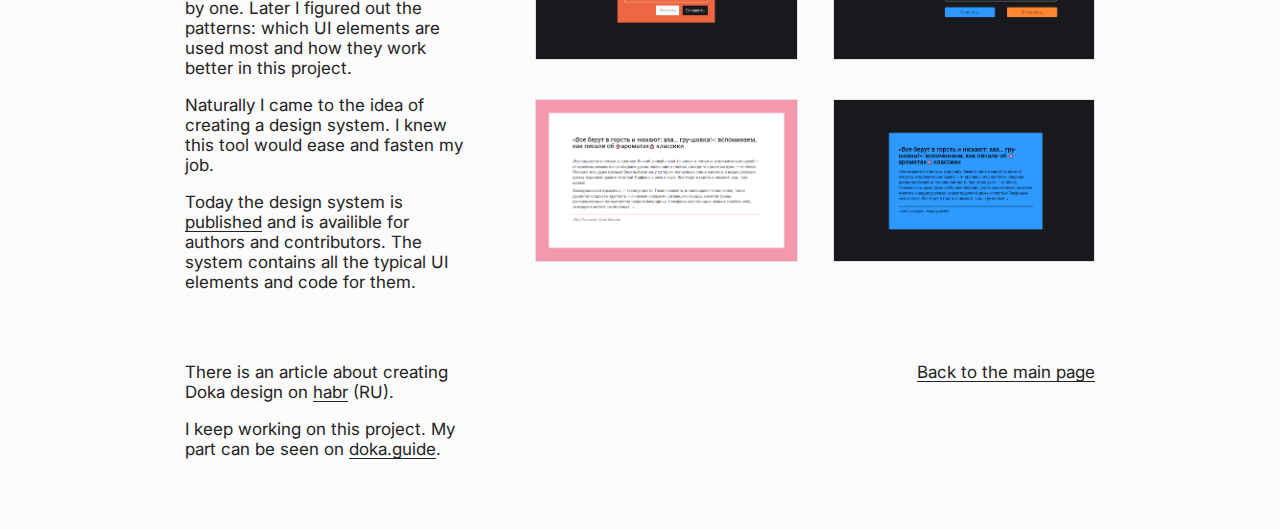
<file: pages/doka/index.html>
<!DOCTYPE html>
<html lang="ru">
<head>
  <title>Портфолио: Демки для Доки</title>
  <meta charset="utf-8">
  <meta name="viewport" content="width=device-width, initial-scale=1">
  <link rel="preconnect" href="https://fonts.googleapis.com">
  <link rel="preconnect" href="https://fonts.gstatic.com" crossorigin>
  <link rel="stylesheet" href="https://fonts.googleapis.com/css2?family=Inter:wght@400;600;700&display=swap">
  <link rel="stylesheet" href="../../styles/pages.css">
  <link rel="apple-touch-icon" sizes="180x180" href="../../favicon/apple-touch-icon.png">
  <link rel="icon" type="image/png" sizes="32x32" href="../../favicon/favicon-32x32.png">
  <link rel="icon" type="image/png" sizes="16x16" href="../../favicon/favicon-16x16.png">
  <link rel="manifest" href="../../favicon/manifest.json">   
</head>
<body>
  <div class="languages">
    <div class="language-eng" data-title="Portfolio: Demos for Doka">
      <header class="project-summary">
        <div class="project-summary-ahead">
          <h1 class="project-title">Demos <span class="project-title-shift">for Doka</span></h1>
          <div class="language-switches"><button value="eng" class="language-switch language-switch-eng">eng</button><button value="rus" class="language-switch language-switch-rus">рус</button></div>   
        </div>
        <div class="project-description">
          <p class="project-p"><a href="https://doka.guide/" class="link">Doka</a> is a documentation resource for web developers (like MDN but in Russian).</p>
          <p class="project-p">Task: design and code iframes which are in-built into articles.</p>
          <p class="project-p">Tools: Figma, HTML, CSS, JS, Git</p>
          <p class="project-p">2019 — today</p>
        </div>
      </header>
      <main class="project-steps">
        <div class="step step-column">
          <div class="step-images step-images-single-huge">
            <a class="step-image-link" href="images/keydown.gif" target="_blank"><img class="step-image" src="images/keydown.gif"></a>
          </div>
        </div>
        <div class="step step-row">
          <div class="step-description">
            <p class="step-p">Authors of Doka articles explain how code works. Usually the best way to do it is to demonstrate, not tell. Code examples — demos — are in-built into the articles as a little fully-functioning web-pages via iframe. They can be either static or interactive.</p>
            <p class="step-p">My job is to design these examples so they look consistent and as a natural part of the site. I have to both design and code for this, and this is what I like to do best :)</p>
            <p class="step-p">This demo is availible <a href="https://doka.guide/tools/coordinates/#smeshchenie-otnositelno-dokumenta" class="link">here</a>.</p>
          </div>
          <div class="step-images step-images-single">
            <a class="step-image-link" href="images/coords.gif" target="_blank"><img class="step-image" src="images/coords.gif"></a>
          </div>
        </div>
        <div class="step step-row">
          <div class="step-description">
            <p class="step-p">I treat these code examples as an infographics, meaning they have to show things, not describe with words only. Pretty often I have to dig into the subject first, so to know what should be explained and how it is done best.</p>
            <p class="step-p">In the next example, I cut everything except for the CSS-property which is explained, its values, and effect it makes.</p>               
            <p class="step-p">This demo can be found <a class="link" href="https://doka.guide/css/text-rendering/#optimizelegibility">here</a>.</p>
          </div>
          <div class="step-images step-images-single">
            <a class="step-image-link" href="images/text-rendering.png" target="_blank"><img class="step-image" src="images/text-rendering.png"></a>
          </div>
        </div>
        <div class="step step-row">
          <div class="step-description">
            <p class="step-p">The documentation resource is mostly used by desktop users. However, «Doka» is adaptive and availible for mobile use. My code examples are adaptive too.</p> 
          </div>
          <div class="step-images step-images-quad">
            <a class="step-image-link" href="images/mobile1.png" target="_blank"><img class="step-image" src="images/mobile1.png"></a>
            <a class="step-image-link" href="images/mobile2.png" target="_blank"><img class="step-image" src="images/mobile2.png"></a>
          </div>
        </div>          
        <div class="step step-row">
          <div class="step-description">
            <p class="step-p">By this day I designed more than 350 examples. Most of them are simple, but sometimes a demo can be an entire web-app. </p>
            <p class="step-p">For example, next demo is dedicated to creating an infinite dash scroll, as ones we know by social media. The article author called it a «switter», which sounds similar to both «twitter» and «sweater» in Russian, so I designed it as a sweater :)</p>            
            <p class="step-p">You can see this demo <a class="link" href="https://doka.guide/js/infinite-scroll/#rezultat">here</a>.</p>
          </div>
          <div class="step-images step-images-single">
            <a class="step-image-link" href="images/switter.png" target="_blank"><img class="step-image" src="images/switter.png"></a>
          </div>
        </div>
        <h2 class="project-subtitle">design system development</h2>
        <div class="step step-row">
          <div class="step-description">
            <p class="step-p">Code samples were scattered in personal accounts of authors when I joined this project. It was hard to see a whole picture back when, so I had to design them one by one. Later I figured out the patterns: which UI elements are used most and how they work better in this project.</p>
            <p class="step-p">Naturally I came to the idea of creating a design system. I knew this tool would ease and fasten my job.</p>
            <p class="step-p">Today the design system is <a href="https://github.com/doka-guide/content/blob/main/docs/demos/style.md" class="link">published</a> and is availible for authors and contributors. The system contains all the typical UI elements and code for them.</p>
          </div>
          <div class="step-images step-images-quad">
            <a class="step-image-link" href="images/system1.png" target="_blank"><img class="step-image" src="images/system1.png"></a>
            <a class="step-image-link" href="images/system2.png" target="_blank"><img class="step-image" src="images/system2.png"></a>
            <a class="step-image-link" href="images/system3.png" target="_blank"><img class="step-image" src="images/system3.png"></a>
            <a class="step-image-link" href="images/system4.png" target="_blank"><img class="step-image" src="images/system4.png"></a>
          </div>
        </div>        
        <div class="step step-row">
          <div class="step-description">
            <p class="step-p">There is an article about creating Doka design on <a href="https://habr.com/ru/company/yandex_praktikum/blog/646001/" class="link">habr</a> (RU).</p>
            <p class="step-p">I keep working on this project. My part can be seen on <a href="https://doka.guide/" class="link">doka.guide</a>.</p>
          </div>
          <div class="step-footer">
            <a class="link" href="../../index.html">Back to the main page</a>
          </div>
        </div>        
      </main>     
    </div>

    <div class="language-rus" data-title="Портфолио: Демки для Доки">
      <header class="project-summary">
        <div class="project-summary-ahead">
          <h1 class="project-title">Демки <span class="project-title-shift">для Доки</span></h1>
          <div class="language-switches"><button value="eng" class="language-switch language-switch-eng">eng</button><button value="rus" class="language-switch language-switch-rus">рус</button></div>   
        </div>
        <div class="project-description">
          <p class="project-p"><a href="https://doka.guide/" class="link">Дока</a> — это добрый справочник для веб-разработчиков, написанный с душой на понятном русском языке.</p>
          <p class="project-p">Задача: разработать и применить дизайн для айфреймов, которые встраиваются в статьи.</p>
          <p class="project-p">Инструменты: Figma, HTML, CSS, JS, Git</p>
          <p class="project-p">2019 — по сей день</p>
        </div>
      </header>
      <main class="project-steps">
        <div class="step step-column">
          <div class="step-images step-images-single-huge">
            <a class="step-image-link" href="images/keydown.gif" target="_blank"><img class="step-image" src="images/keydown.gif"></a>
          </div>
        </div>
        <div class="step step-row">
          <div class="step-description">
            <p class="step-p">Авторы Доки в своих статьях объясняют, как работает код, стоящий за всем, что мы видим в своём браузере. Очень часто лучший способ объяснить это показать на примере и дать «потрогать». Примеры — демки — встраиваются в статьи как небольшие, но полноценные веб-страницы, которые бывают как статичными, так и интерактивными (реагирующими на действия читателя).</p>
            <p class="step-p">Моя работа — оформлять эти веб-страницы так, чтобы они выглядели единообразно и органично в дизайне самого сайта-справочника. Для этого мне нужно дизайнить и кодить одновременно, а это то, что я люблю делать больше всего. Так что это была любовь с первого взгляда :)</p>
            <p class="step-p">Демо доступно для просмотра <a href="https://doka.guide/tools/coordinates/#smeshchenie-otnositelno-dokumenta" class="link">на сайте</a>.</p>
          </div>
          <div class="step-images step-images-single">
            <a class="step-image-link" href="images/coords.gif" target="_blank"><img class="step-image" src="images/coords.gif"></a>
          </div>
        </div>
        <div class="step step-row">
          <div class="step-description">
            <p class="step-p">Я воспринимаю демо-пример как инфографику: он должен показывать, а не рассказывать. Часто приходится сначала разобраться в теме, чтобы понять, как не просто оформить пример, а сделать его лучше.</p>
            <p class="step-p">В примере справа я отсекла всё лишнее, и оставила только название CSS-свойства, которое нужно было проиллюстрировать, значения, которые оно принимает, и эффект, который это свойство создаёт.</p>               
            <p class="step-p">Демо доступно <a class="link" href="https://doka.guide/css/text-rendering/#optimizelegibility">здесь</a>.</p>
          </div>
          <div class="step-images step-images-single">
            <a class="step-image-link" href="images/text-rendering.png" target="_blank"><img class="step-image" src="images/text-rendering.png"></a>
          </div>
        </div>
        <div class="step step-row">
          <div class="step-description">
            <p class="step-p">В справочник по веб-технологиям чаще всего заходят с компьютеров во время работы. Однако «Дока» адаптивна и доступна с мобильных устройств. Чтобы демо-примеры тоже подстраивались под разрешение браузера, я верстаю их адаптивно.</p> 
          </div>
          <div class="step-images step-images-quad">
            <a class="step-image-link" href="images/mobile1.png" target="_blank"><img class="step-image" src="images/mobile1.png"></a>
            <a class="step-image-link" href="images/mobile2.png" target="_blank"><img class="step-image" src="images/mobile2.png"></a>
          </div>
        </div>         
        <div class="step step-row">
          <div class="step-description">
            <p class="step-p">К настоящему времени я оформила около 350 примеров. Большинство из них похожи между собой, но бывают и исключения — настоящие веб-приложения, со своей собственной легендой и функциями.</p>
            <p class="step-p">Пример справа посвящён созданию бесконечной ленты как в соцсетях. Автор статьи назвал пример switter, а я подхватила идею и оформила его как свитер :)</p>            
            <p class="step-p">Демо доступно <a class="link" href="https://doka.guide/js/infinite-scroll/#rezultat">здесь</a>.</p>
          </div>
          <div class="step-images step-images-single">
            <a class="step-image-link" href="images/switter.png" target="_blank"><img class="step-image" src="images/switter.png"></a>
          </div>
        </div>
        <h2 class="project-subtitle">Разработка дизайн системы</h2>
        <div class="step step-row">
          <div class="step-description">
            <p class="step-p">Когда я присоединилась к проекту, примеры были разрозненными фрагментами кода на личных аккаунтах авторов статей. Я начала оформлять их один за другим, и постепенно отследила закономерности: какие элементы дизайна часто встречались, какие оформительские приёмы лучше всего работали именно в маленьких демках.</p> 
            <p class="step-p">Естественным образом я пришла к необходимости создания дизайн-системы как инструмента, который, в первую очередь, облегчил и ускорил бы мою собственную работу.</p>
            <p class="step-p">Сегодня дизайн-система <a href="https://github.com/doka-guide/content/blob/main/docs/demos/style.md" class="link">опубликована</a> и доступна для авторов и контрибьюторов Доки. Система содержит описания типовых элементов, встречающихся в демках, и готовый код для них. Мне это позволило перейти от роли единственного человека, создающего демки, к роли ревьюера.</p>
          </div>
          <div class="step-images step-images-quad">
            <a class="step-image-link" href="images/system1.png" target="_blank"><img class="step-image" src="images/system1.png"></a>
            <a class="step-image-link" href="images/system2.png" target="_blank"><img class="step-image" src="images/system2.png"></a>
            <a class="step-image-link" href="images/system3.png" target="_blank"><img class="step-image" src="images/system3.png"></a>
            <a class="step-image-link" href="images/system4.png" target="_blank"><img class="step-image" src="images/system4.png"></a>
          </div>
        </div>        
        <div class="step step-row">
          <div class="step-description">
            <p class="step-p">О командной работе над дизайном Доки вышла статья на <a href="https://habr.com/ru/company/yandex_praktikum/blog/646001/" class="link">habr</a>.</p>
            <p class="step-p">Работа над эти проектом продолжается по сей день, вы можете увидеть его весь и мой вклад на сайте <a href="https://doka.guide/" class="link">doka.guide</a>.</p>
          </div>
          <div class="step-footer">
            <a class="link" href="../../index.html">Назад на главную</a>
          </div>
        </div>        
      </main>
    </div>
  </div>
  <script src="../../scripts/language-switch.js"></script>
</body>
</html>
</file>
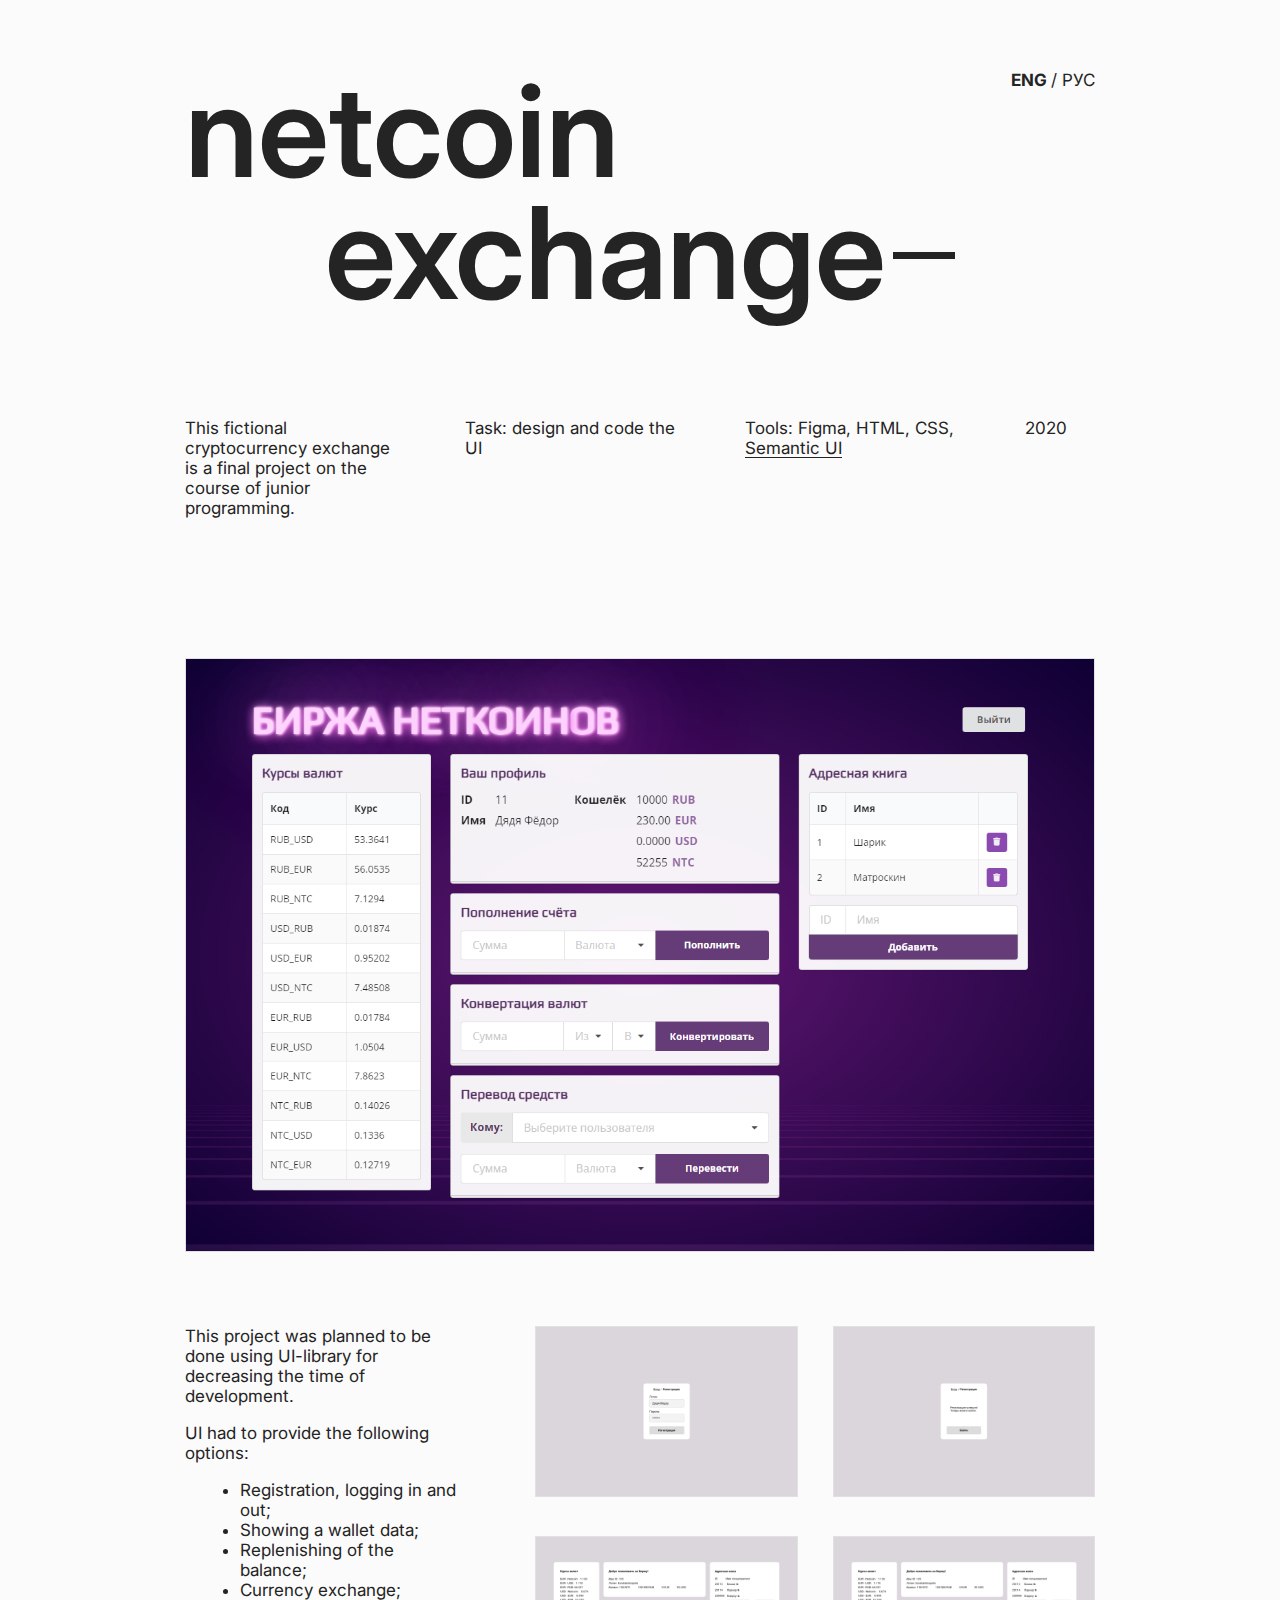
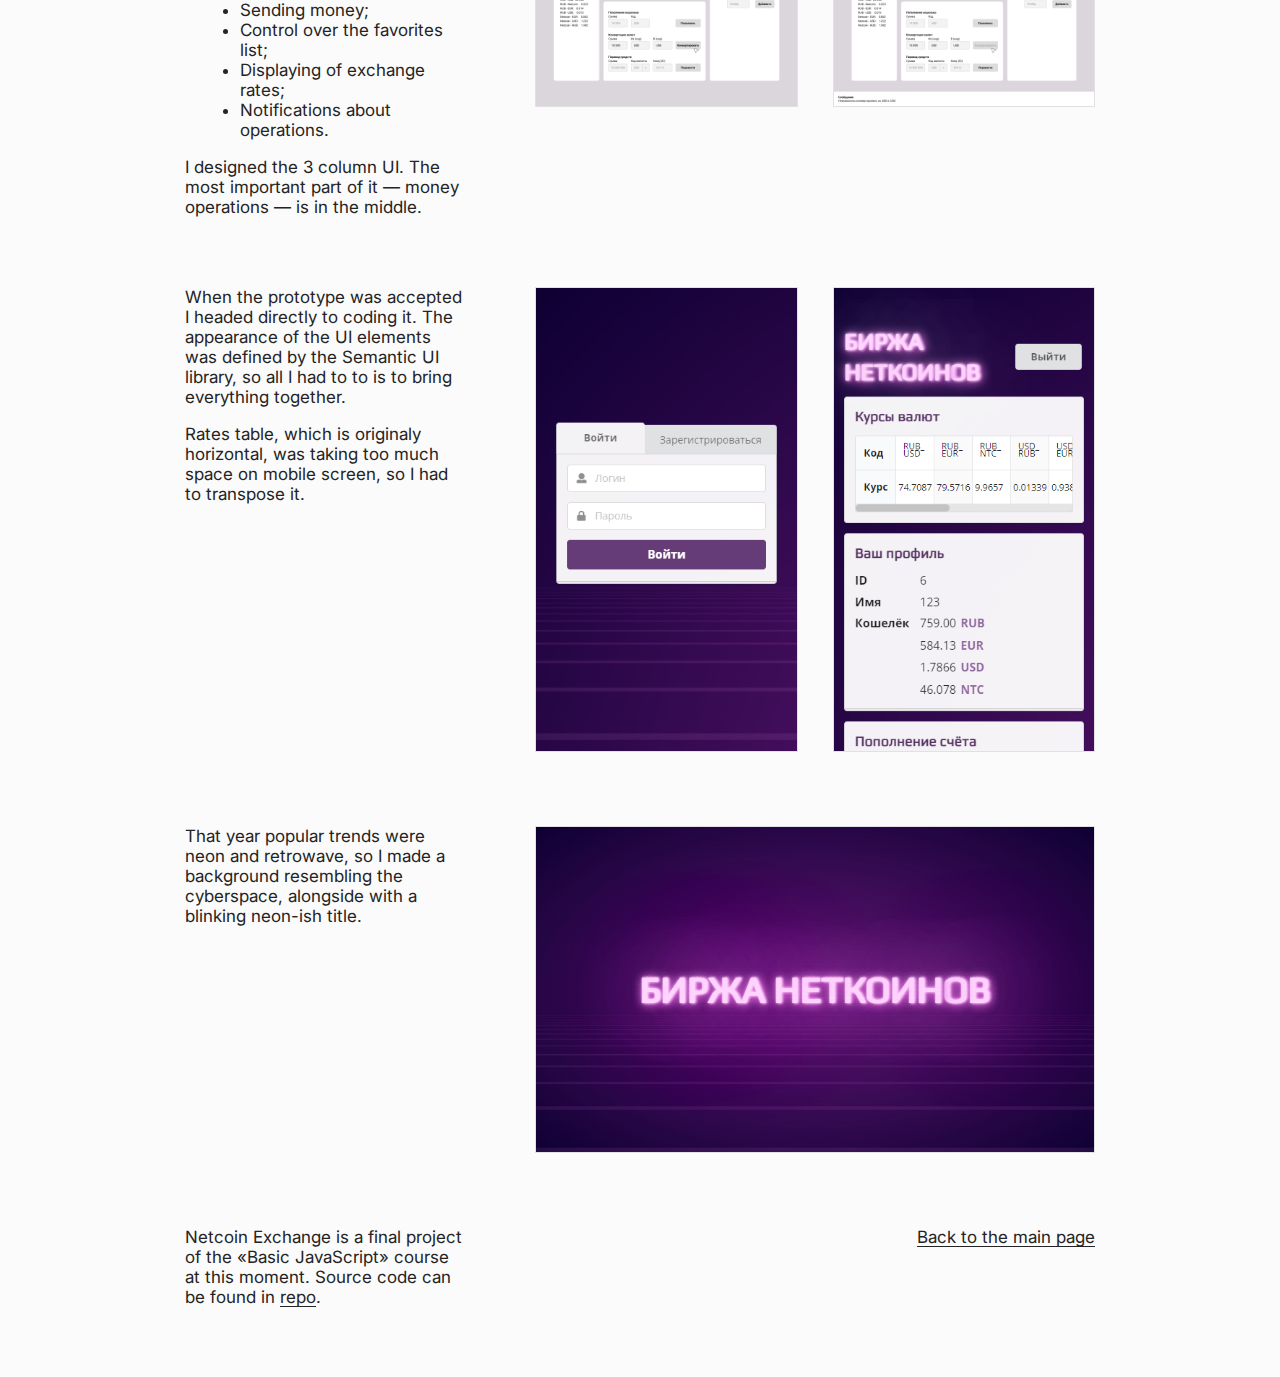
<file: pages/exchange/index.html>
<!DOCTYPE html>
<html lang="ru">
<head>
  <title>Портфолио: Криптовалютная биржа</title>
  <meta charset="utf-8">
  <meta name="viewport" content="width=device-width, initial-scale=1">
  <link rel="preconnect" href="https://fonts.googleapis.com">
  <link rel="preconnect" href="https://fonts.gstatic.com" crossorigin>
  <link rel="stylesheet" href="https://fonts.googleapis.com/css2?family=Inter:wght@400;600;700&display=swap">
  <link rel="stylesheet" href="../../styles/pages.css">
  <link rel="apple-touch-icon" sizes="180x180" href="../../favicon/apple-touch-icon.png">
  <link rel="icon" type="image/png" sizes="32x32" href="../../favicon/favicon-32x32.png">
  <link rel="icon" type="image/png" sizes="16x16" href="../../favicon/favicon-16x16.png">
  <link rel="manifest" href="../../favicon/manifest.json"> 
</head>
<body>
  <div class="languages">
    <div class="language-eng" data-title="Portfolio: Cryptocurrency Exchange">
      <header class="project-summary">
        <div class="project-summary-ahead">
          <h1 class="project-title">Netcoin<span class="project-title-dash project-title-shift">Exchange</span></h1>
          <div class="language-switches"><button value="eng" class="language-switch language-switch-eng">eng</button><button value="rus" class="language-switch language-switch-rus">рус</button></div>   
        </div>
        <div class="project-description">
          <p class="project-p">This fictional cryptocurrency exchange is a final project on the course of junior programming.</p>
          <p class="project-p">Task: design and code the UI</p>
          <p class="project-p">Tools: Figma, HTML, CSS, <a class="link" href="https://semantic-ui.com/">Semantic UI</a></p>
          <p class="project-p">2020</p>
        </div>
      </header>
      <main class="project-steps">
        <div class="step step-column">
          <div class="step-images step-images-single-huge">
            <a class="step-image-link" href="images/exchange-full.png" target="_blank"><img class="step-image" src="images/exchange-full.png"></a>
          </div>
        </div>
        <div class="step step-row">
          <div class="step-description">
            <p class="step-p">This project was planned to be done using UI-library for decreasing the time of development.</p>
            <p class="step-p">UI had to provide the following options:</p>
            <ul class="step-list">
              <li>Registration, logging in and out;</li>
              <li>Showing a wallet data;</li>
              <li>Replenishing of the balance;</li>
              <li>Currency exchange;</li>
              <li>Sending money;</li>
              <li>Control over the favorites list;</li>
              <li>Displaying of exchange rates;</li>
              <li>Notifications about operations.</li>
            </ul>
            <p class="step-p">I designed the 3 column UI. The most important part of it — money operations — is in the middle.</p>  
          </div>
          <div class="step-images step-images-quad">
            <a class="step-image-link" href="images/exchange-proto-1.png" target="_blank"><img class="step-image" src="images/exchange-proto-1.png"></a>
            <a class="step-image-link" href="images/exchange-proto-2.png" target="_blank"><img class="step-image" src="images/exchange-proto-2.png"></a>
            <a class="step-image-link" href="images/exchange-proto-3.png" target="_blank"><img class="step-image" src="images/exchange-proto-3.png"></a>
            <a class="step-image-link" href="images/exchange-proto-4.png" target="_blank"><img class="step-image" src="images/exchange-proto-4.png"></a>            
          </div>
        </div>
        <div class="step step-row">
          <div class="step-description">
            <p class="step-p">When the prototype was accepted I headed directly to coding it. The appearance of the UI elements was defined by the Semantic UI library, so all I had to to is to bring everything together.</p>
            <p class="step-p">Rates table, which is originaly horizontal, was taking too much space on mobile screen, so I had to transpose it.</p>
          </div>
          <div class="step-images step-images-quad">
            <a class="step-image-link" href="images/mobile1.png" target="_blank"><img class="step-image" src="images/mobile1.png"></a>
            <a class="step-image-link" href="images/mobile2.png" target="_blank"><img class="step-image" src="images/mobile2.png"></a>        
          </div>
        </div>          
        <div class="step step-row">
          <div class="step-description">
            <p class="step-p">That year popular trends were neon and retrowave, so I made a background resembling the cyberspace, alongside with a blinking neon-ish title. </p>
          </div>
          <div class="step-images step-images-single">
            <a class="step-image-link" href="images/neon.gif" target="_blank"><img class="step-image" src="images/neon.gif"></a>
          </div>
        </div>
        <div class="step step-row">
          <div class="step-description">
            <p class="step-p">Netcoin Exchange is a final project of the «Basic JavaScript» course at this moment. Source code can be found in&nbsp;<a class="link" href="https://github.com/skorobaeus/bjs-diplom">repo</a>.</p>
          </div>
          <div class="step-footer">
            <a class="link" href="../../index.html">Back to the main page</a>
          </div>
        </div>                                     
      </main>     
    </div>

    <div class="language-rus" data-title="Портфолио: Криптовалютная биржа">
      <header class="project-summary">
        <div class="project-summary-ahead">
          <h1 class="project-title">Биржа<span class="project-title-dash project-title-shift">Неткоинов</span></h1>
          <div class="language-switches"><button value="eng" class="language-switch language-switch-eng">eng</button><button value="rus" class="language-switch language-switch-rus">рус</button></div>   
        </div>
        <div class="project-description">
          <p class="project-p">Криптовалютная биржа как финальный проект на курсе базового программирования.</p>
          <p class="project-p">Задача: разработать интерфейс Биржи</p>
          <p class="project-p">Инструменты: Figma, HTML, CSS, <a class="link" href="https://semantic-ui.com/">Semantic UI</a></p>
          <p class="project-p">2020</p>
        </div>
      </header>
      <main class="project-steps">
        <div class="step step-column">
          <div class="step-images step-images-single-huge">
            <a class="step-image-link" href="images/exchange-full.png" target="_blank"><img class="step-image" src="images/exchange-full.png"></a>
          </div>
        </div>
        <div class="step step-row">
          <div class="step-description">
            <p class="step-p">При планировании этого проекта было принято решение использовать стороннюю UI-библиотеку для сокращения времени разработки. Моя работа как дизайнера заключалась, в основном, в прототипировании.</p>
            <p class="step-p">Интерфейс Биржи должен был предоставлять следующие возможности:</p>
            <ul class="step-list">
              <li>Регистрация пользователя, вход и выход из аккаунта;</li>
              <li>Отображение баланса пользователя;</li>
              <li>Пополнение счёта;</li>
              <li>Конвертация средств;</li>
              <li>Перевод средств;</li>
              <li>Ведение списка контактов пользователя;</li>
              <li>Отображение курсов валют;</li>
              <li>Уведомление о статусах операций.</li>
            </ul>
            <p class="step-p">Я представила интерфейс в виде трёх колонок. Самая важная информация и функции (операции с деньгами) располагаются в центре экрана.</p>  
          </div>
          <div class="step-images step-images-quad">
            <a class="step-image-link" href="images/exchange-proto-1.png" target="_blank"><img class="step-image" src="images/exchange-proto-1.png"></a>
            <a class="step-image-link" href="images/exchange-proto-2.png" target="_blank"><img class="step-image" src="images/exchange-proto-2.png"></a>
            <a class="step-image-link" href="images/exchange-proto-3.png" target="_blank"><img class="step-image" src="images/exchange-proto-3.png"></a>
            <a class="step-image-link" href="images/exchange-proto-4.png" target="_blank"><img class="step-image" src="images/exchange-proto-4.png"></a>            
          </div>
        </div>
        <div class="step step-row">
          <div class="step-description">
            <p class="step-p">Когда прототип был утверждён, я сразу приступила к вёрстке. Внешний вид элементов определила библиотека Semantic UI, оставалось только собрать их в единое целое и адаптировать страницу под мобильные устройства.</p>
            <p class="step-p">Таблица курсов валют, которая на десктопе горизонтальная, занимала слишком много места, поэтому я решила её транспонировать.</p>
          </div>
          <div class="step-images step-images-quad">
            <a class="step-image-link" href="images/mobile1.png" target="_blank"><img class="step-image" src="images/mobile1.png"></a>
            <a class="step-image-link" href="images/mobile2.png" target="_blank"><img class="step-image" src="images/mobile2.png"></a>        
          </div>
        </div>        
        <div class="step step-row">
          <div class="step-description">
            <p class="step-p">В тот год в моде был неон и ретровейв, поэтому я немного похулиганила, сделав фон похожим на киберпространство, а заголовок в виде барахлящей неоновой надписи :)</p>
          </div>
          <div class="step-images step-images-single">
            <a class="step-image-link" href="images/neon.gif" target="_blank"><img class="step-image" src="images/neon.gif"></a>
          </div>
        </div>
        <div class="step step-row">
          <div class="step-description">
            <p class="step-p">Криптовалютная биржа является дипломным проектом на курсе «Основы JavaScript» в настоящее время. Исходный код можно посмотреть в&nbsp;<a class="link" href="https://github.com/skorobaeus/bjs-diplom">репо</a>.</p>
          </div>
          <div class="step-footer">
            <a class="link" href="../../index.html">Назад на главную</a>
          </div>
        </div>                                     
      </main>
    </div>
  </div>
  <script src="../../scripts/language-switch.js"></script>
</body>
</html>
</file>
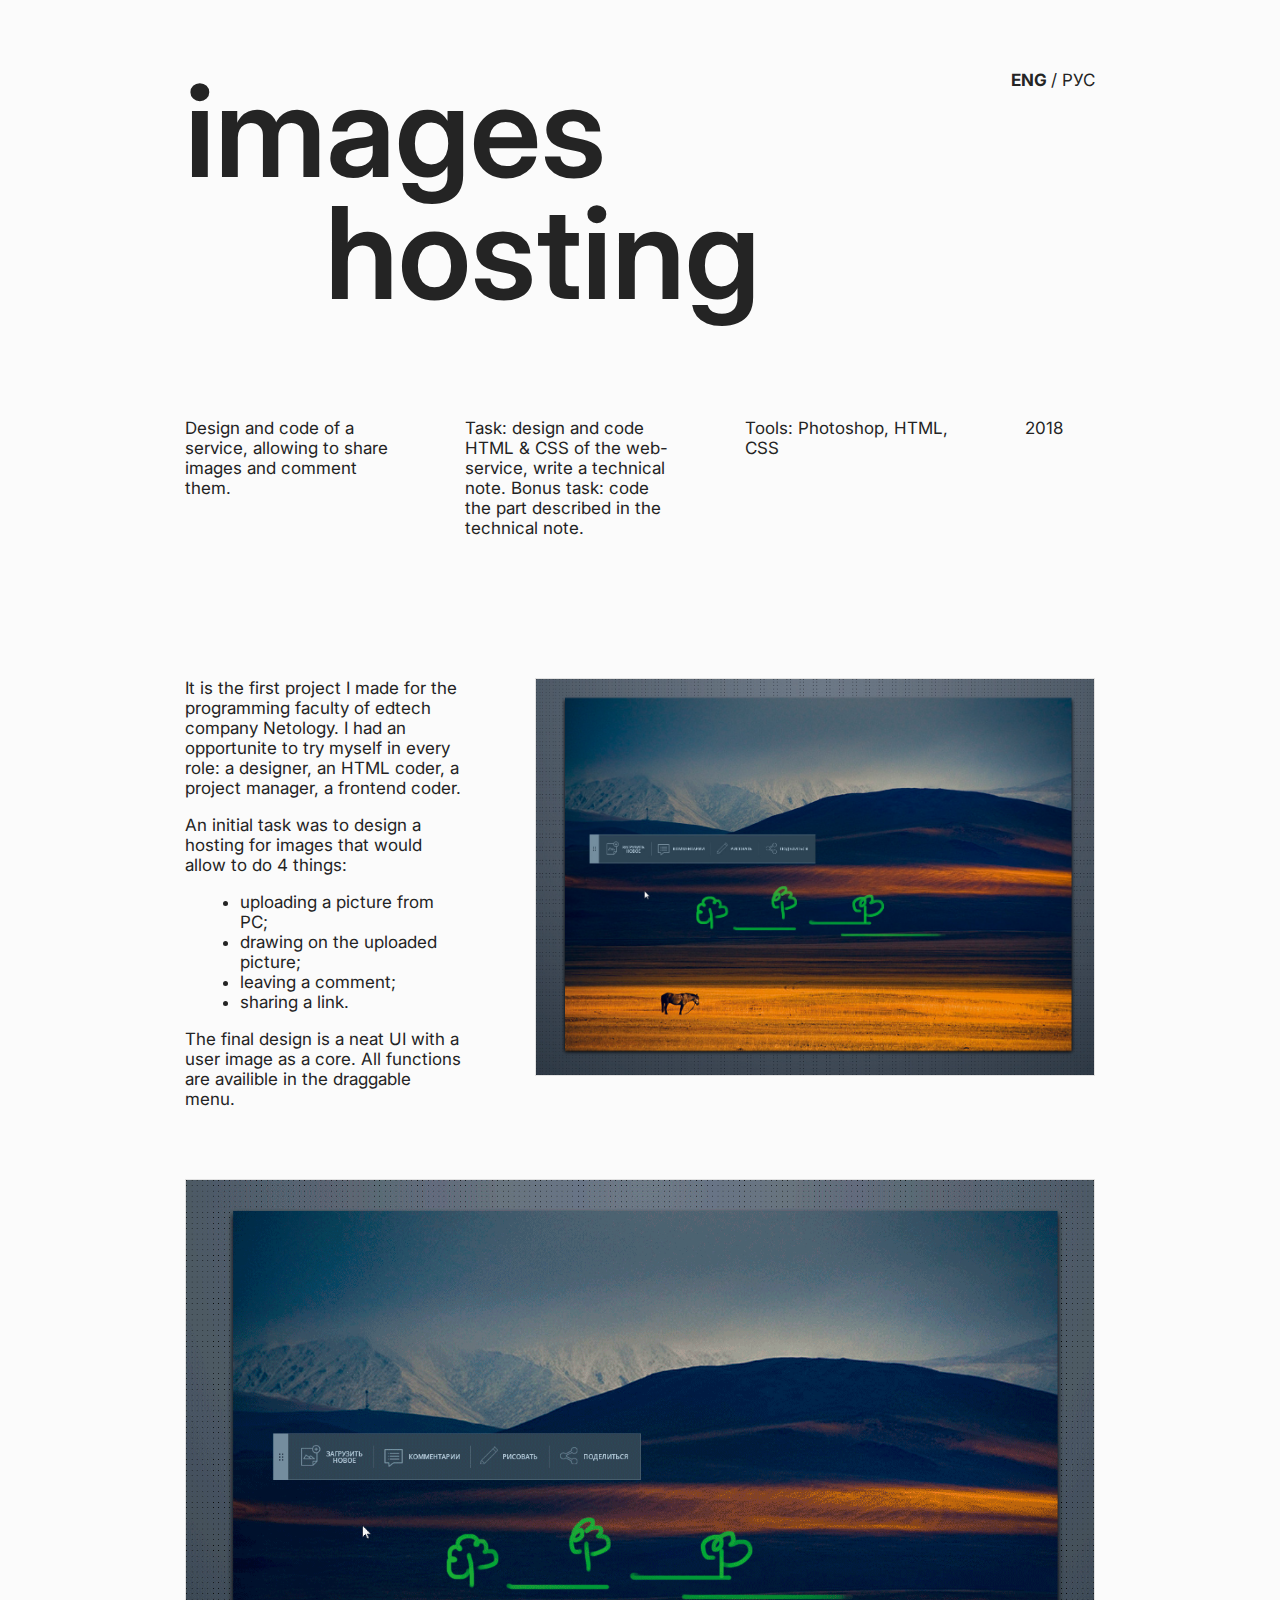
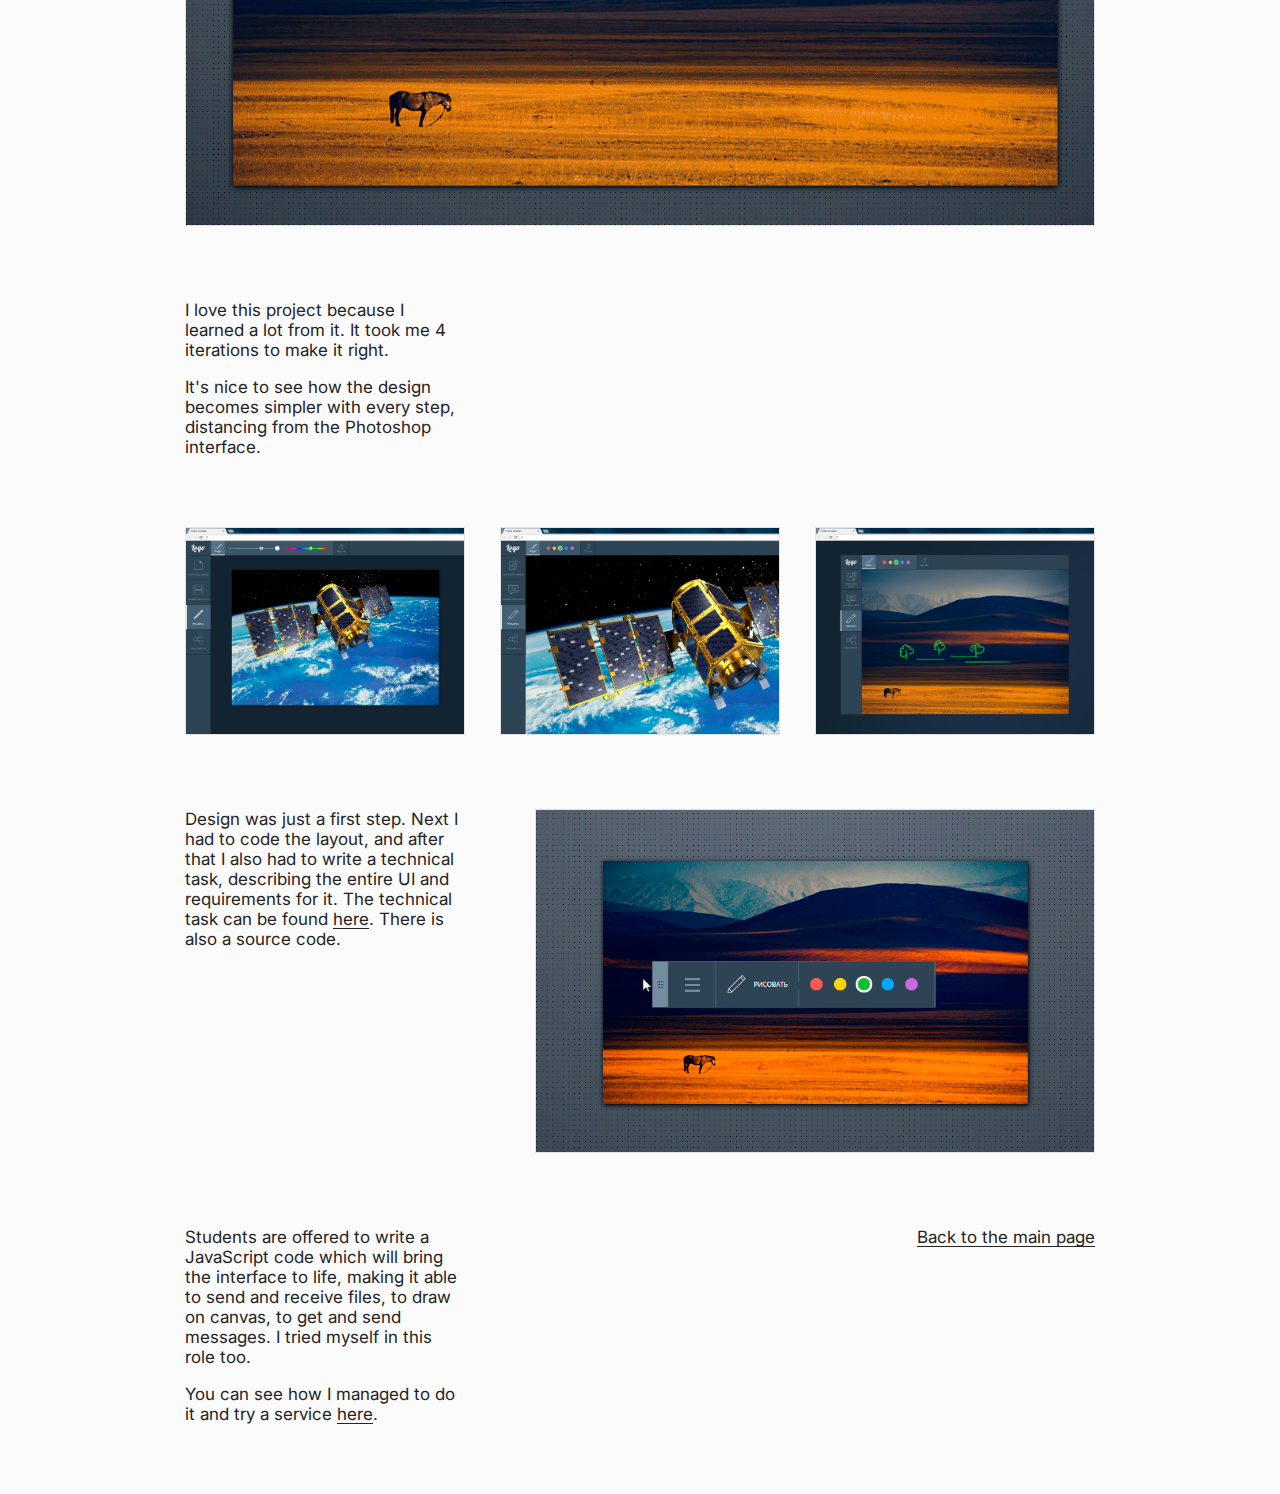
<file: pages/hosting/index.html>
<!DOCTYPE html>
<html lang="ru">
<head>
  <title>Портфолио: Хостинг картинок</title>
  <meta charset="utf-8">
  <meta name="viewport" content="width=device-width, initial-scale=1">
  <link rel="preconnect" href="https://fonts.googleapis.com">
  <link rel="preconnect" href="https://fonts.gstatic.com" crossorigin>
  <link rel="stylesheet" href="https://fonts.googleapis.com/css2?family=Inter:wght@400;600;700&display=swap">
  <link rel="stylesheet" href="../../styles/pages.css">
  <link rel="apple-touch-icon" sizes="180x180" href="../../favicon/apple-touch-icon.png">
  <link rel="icon" type="image/png" sizes="32x32" href="../../favicon/favicon-32x32.png">
  <link rel="icon" type="image/png" sizes="16x16" href="../../favicon/favicon-16x16.png">
  <link rel="manifest" href="../../favicon/manifest.json"> 
</head>
<body>
  <div class="languages">
    <div class="language-eng" data-title="Portfolio: Images Hosting">
      <header class="project-summary">
        <div class="project-summary-ahead">
          <h1 class="project-title">Images<span class="project-title-shift">hosting</span></h1>
          <div class="language-switches"><button value="eng" class="language-switch language-switch-eng">eng</button><button value="rus" class="language-switch language-switch-rus">рус</button></div>   
        </div>
        <div class="project-description">
          <p class="project-p">Design and code of a service, allowing to share images and comment them.</p>
          <p class="project-p">Task: design and code HTML & CSS of the web-service, write a technical note. Bonus task: code the part described in the technical note.</p>
          <p class="project-p">Tools: Photoshop, HTML, CSS</p>
          <p class="project-p">2018</p>
        </div>
      </header>
      <main class="project-steps">
        <div class="step step-row">
          <div class="step-description">
            <p class="step-p">It is the first project I made for the programming faculty of edtech company Netology. I had an opportunite to try myself in every role: a designer, an HTML coder, a project manager, a frontend coder.</p>
            <p class="step-p">An initial task was to design a hosting for images that would allow to do 4 things:</p>
            <ul class="step-list">
              <li>uploading a picture from PC;</li>
              <li>drawing on the uploaded picture;</li>
              <li>leaving a comment;</li>
              <li>sharing a link.</li>
            </ul>            
            <p class="step-p">The final design is a neat UI with a user image as a core. All functions are availible in the draggable menu.</p>
          </div>
          <div class="step-images step-images-single">
            <a class="step-image-link" href="images/hosting-full.jpg" target="_blank"><img class="step-image" src="images/hosting-full.jpg"></a>
          </div>
        </div>
        <div class="step step-column">
          <div class="step-images step-images-single-huge">
            <a class="step-image-link" href="images/hosting-animated.gif" target="_blank"><img class="step-image" src="images/hosting-animated.gif"></a>
          </div>
        </div>
        <div class="step step-column">
          <div class="step-description">
            <p class="step-p">I love this project because I learned a lot from it. It took me 4 iterations to make it right.</p>
            <p class="step-p">It's nice to see how the design becomes simpler with every step, distancing from the Photoshop interface.</p>
          </div>
          <div class="step-images step-images-tripple">
            <a class="step-image-link" href="images/hosting-v1.jpg" target="_blank"><img class="step-image" src="images/hosting-v1.jpg"></a>
            <a class="step-image-link" href="images/hosting-v2.jpg" target="_blank"><img class="step-image" src="images/hosting-v2.jpg"></a>
            <a class="step-image-link" href="images/hosting-v3.jpg" target="_blank"><img class="step-image" src="images/hosting-v3.jpg"></a>
          </div>
        </div>
        <div class="step step-row">
          <div class="step-description">
            <p class="step-p">Design was just a first step. Next I had to code the layout, and after that I also had to write a technical task, describing the entire UI and requirements for it. The technical task can be found <a class="link" href="https://github.com/skorobaeus/hj-23-wizzzjer">here</a>. There is also a source code.</p>
          </div>
          <div class="step-images step-images-single">
            <a class="step-image-link" href="images/hosting-dragging.gif" target="_blank"><img class="step-image" src="images/hosting-dragging.gif"></a>
          </div>
        </div>               
        <div class="step step-row">
          <div class="step-description">
            <p class="step-p">Students are offered to write a JavaScript code which will bring the interface to life, making it able to send and receive files, to draw on canvas, to get and send messages. I tried myself in this role too.</p>
            <p class="step-p">You can see how I managed to do it and try a service <a class="link" href="https://netology-code.github.io/hj-23-wizzzjer/">here</a>.</p>
          </div>
          <div class="step-footer">
            <a class="link" href="../../index.html">Back to the main page</a>
          </div>
        </div>                                     
      </main>    
    </div>

    <div class="language-rus" data-title="Портфолио: Хостинг картинок">
      <header class="project-summary">
        <div class="project-summary-ahead">
          <h1 class="project-title">Хостинг<span class="project-title-shift">картинок</span></h1>
          <div class="language-switches"><button value="eng" class="language-switch language-switch-eng">eng</button><button value="rus" class="language-switch language-switch-rus">рус</button></div>   
        </div>
        <div class="project-description">
          <p class="project-p">Дизайн и вёрстка сервиса для хостинга и рецензирования изображений.</p>
          <p class="project-p">Задача: разработать веб-сервис. Бонусная задача: выполнить работу по собственному техническому заданию.</p>
          <p class="project-p">Инструменты: Photoshop, HTML, CSS</p>
          <p class="project-p">2018</p>
        </div>
      </header>
      <main class="project-steps">
        <div class="step step-row">
          <div class="step-description">
            <p class="step-p">Это первый учебный проект, выполненный мной для Нетологии. Мне удалось попробовать себя почти во всех возможных ролях: дизайнера, верстальщика, составителя задания и студента.</p>
            <p class="step-p">Исходной задачей было разработать дизайн для хостинга изображений, который позволял бы пользователю делать четыре вещи:</p>
            <ul class="step-list">
              <li>Загружать изображения с компьютера;</li>
              <li>Рисовать поверх изображений;</li>
              <li>Оставлять комментарии;</li>
              <li>Делиться ссылкой на изображения с рисунками и комментариями.</li>
            </ul>            
            <p class="step-p">Финальным решением стал лаконичный интерфейс, где главная роль отдана пользовательскому изображению. Весь функционал представлен в виде перетаскиваемого меню.</p>
          </div>
          <div class="step-images step-images-single">
            <a class="step-image-link" href="images/hosting-full.jpg" target="_blank"><img class="step-image" src="images/hosting-full.jpg"></a>
          </div>
        </div>
        <div class="step step-column">
          <div class="step-images step-images-single-huge">
            <a class="step-image-link" href="images/hosting-animated.gif" target="_blank"><img class="step-image" src="images/hosting-animated.gif"></a>
          </div>
        </div>
        <div class="step step-column">
          <div class="step-description">
            <p class="step-p">Я люблю этот проект за рекордное количество итераций: принятое решение получилось с четвёртого подхода.</p>
            <p class="step-p">Мне нравится наблюдать, как шаг за шагом дизайн упрощался и становился более самостоятельным, уходя от сходства с интерфейсом графического редактора.</p>
          </div>
          <div class="step-images step-images-tripple">
            <a class="step-image-link" href="images/hosting-v1.jpg" target="_blank"><img class="step-image" src="images/hosting-v1.jpg"></a>
            <a class="step-image-link" href="images/hosting-v2.jpg" target="_blank"><img class="step-image" src="images/hosting-v2.jpg"></a>
            <a class="step-image-link" href="images/hosting-v3.jpg" target="_blank"><img class="step-image" src="images/hosting-v3.jpg"></a>
          </div>
        </div>
        <div class="step step-row">
          <div class="step-description">
            <p class="step-p">Согласование дизайна было только первым этапом. Вторым этапом мне предстояло его сверстать, а третьим — написать техническое задание, описав весь интерфейс и требования к нему. Техническое задание можно посмотреть <a class="link" href="https://github.com/skorobaeus/hj-23-wizzzjer">здесь</a>. Там же доступен исходный код.</p>
          </div>
          <div class="step-images step-images-single">
            <a class="step-image-link" href="images/hosting-dragging.gif" target="_blank"><img class="step-image" src="images/hosting-dragging.gif"></a>
          </div>
        </div>               
        <div class="step step-row">
          <div class="step-description">
            <p class="step-p">Учащимся на курсе при работе над этим проектом предстояло написать JavaScript-код, стоящий за функционалом сервиса: отправкой и получением файлов, рисованием на canvas, отправкой и получением сообщений. Я опробовала себя в роли студента и это стало завершающим этапом моей работы над хостингом изображений.</p>
            <p class="step-p">По <a class="link" href="https://netology-code.github.io/hj-23-wizzzjer/">ссылке</a> можно посмотреть, что у меня получилось, и опробовать все возможности хостинга :)</p>
          </div>
          <div class="step-footer">
            <a class="link" href="../../index.html">Назад на главную</a>
          </div>
        </div>                                     
      </main>
    </div>
  </div>
  <script src="../../scripts/language-switch.js"></script>
</body>
</html>
</file>
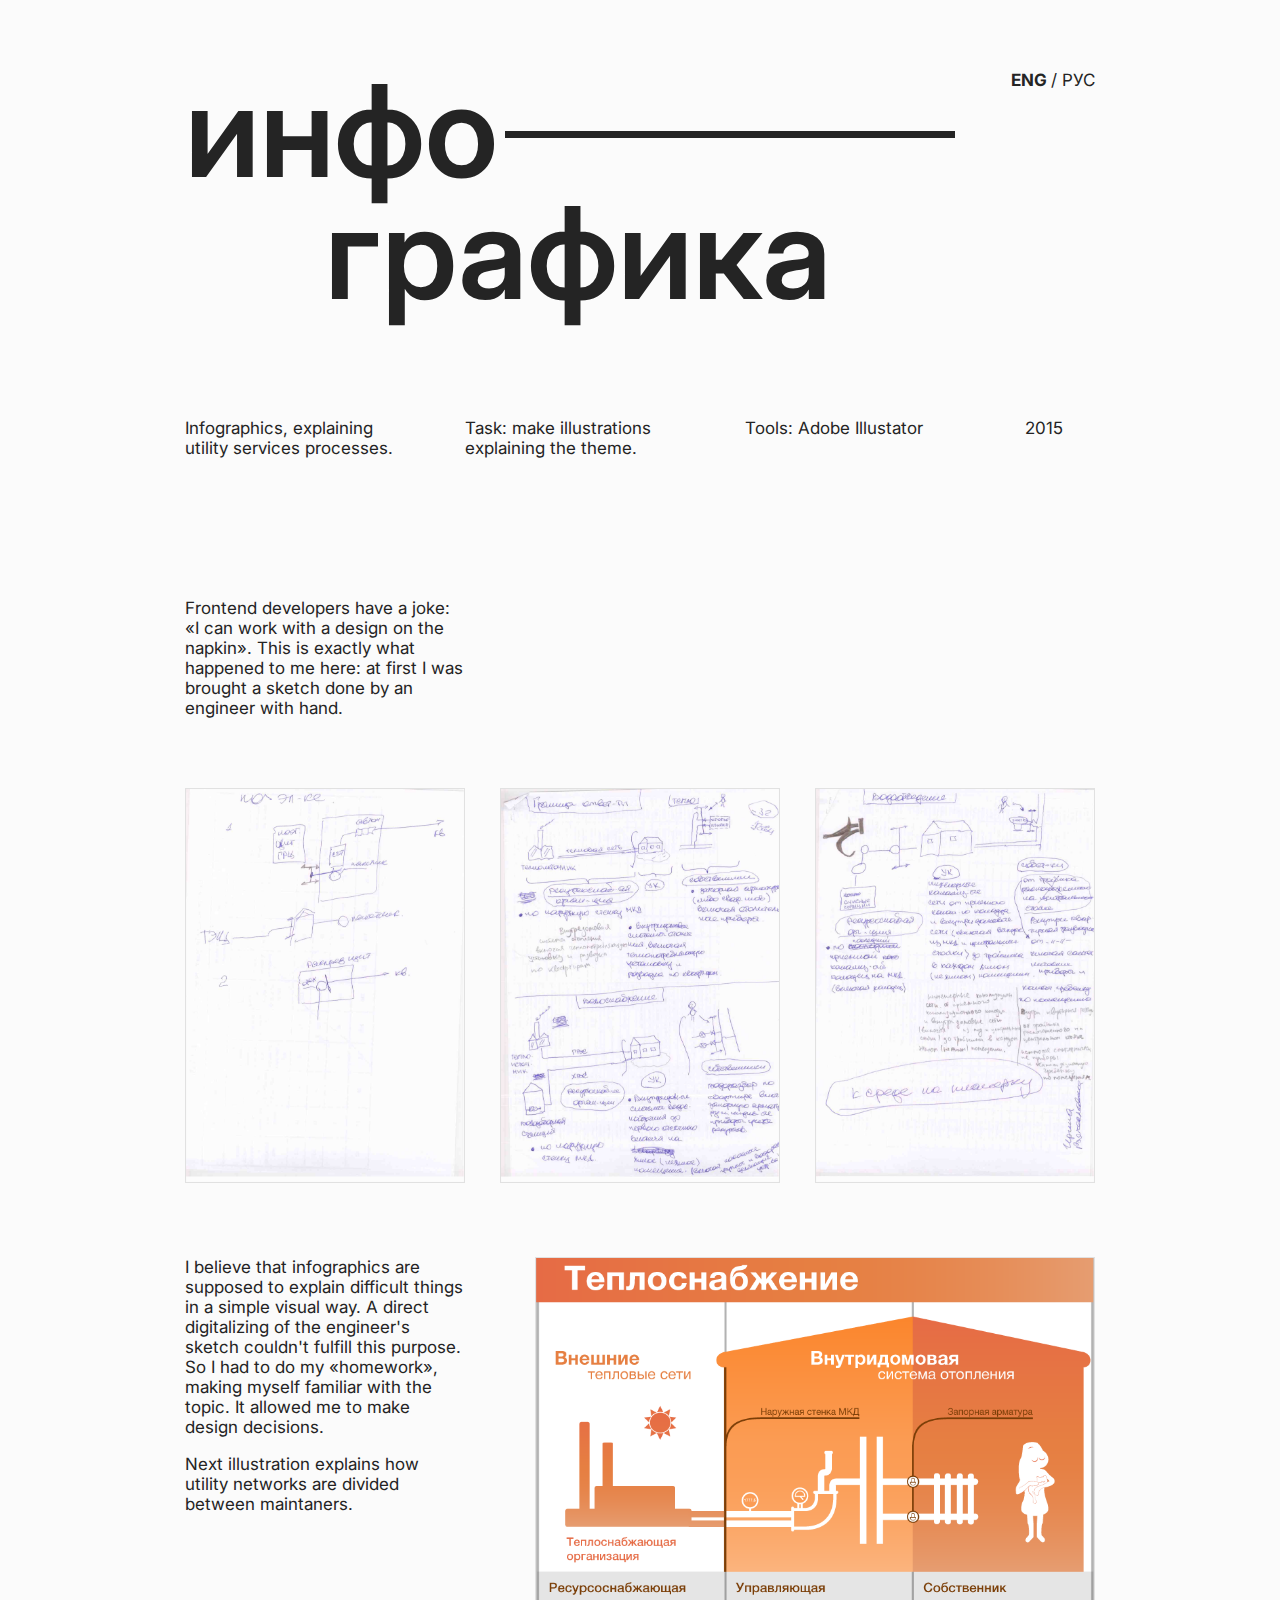
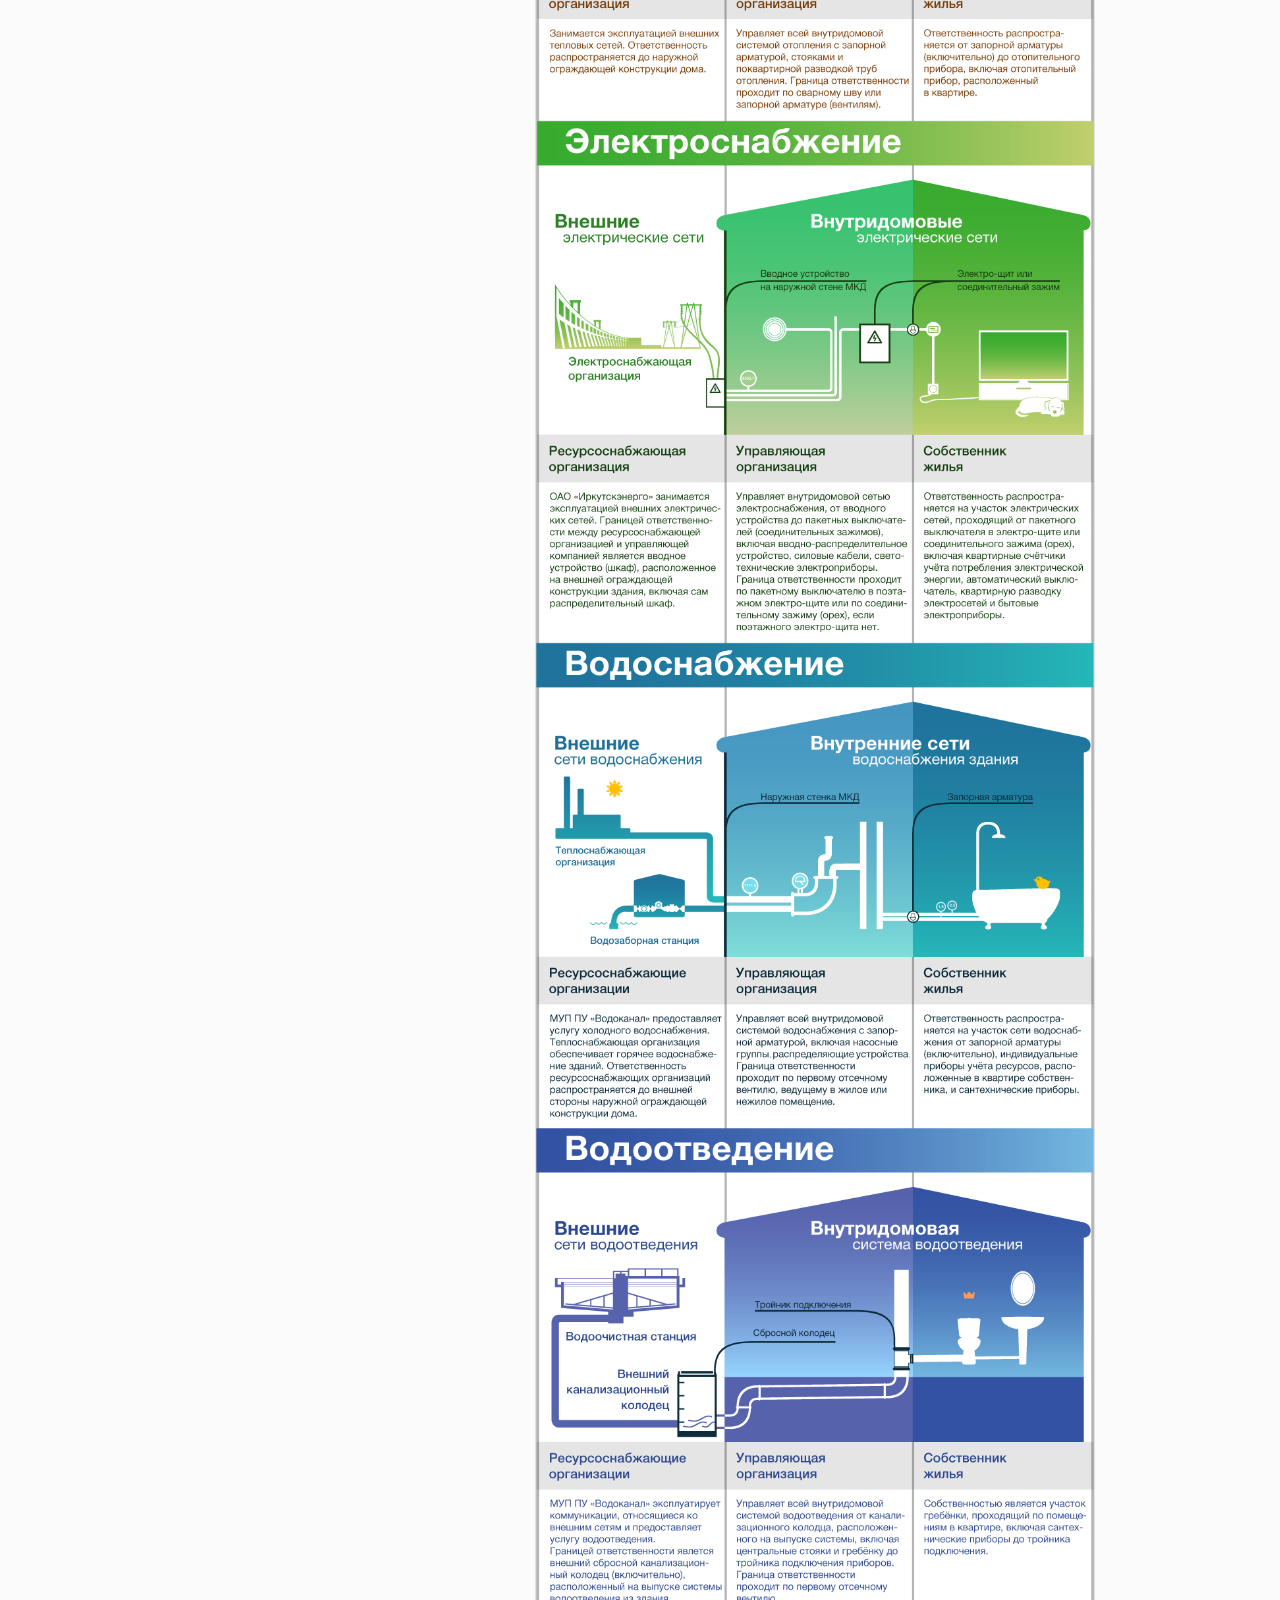
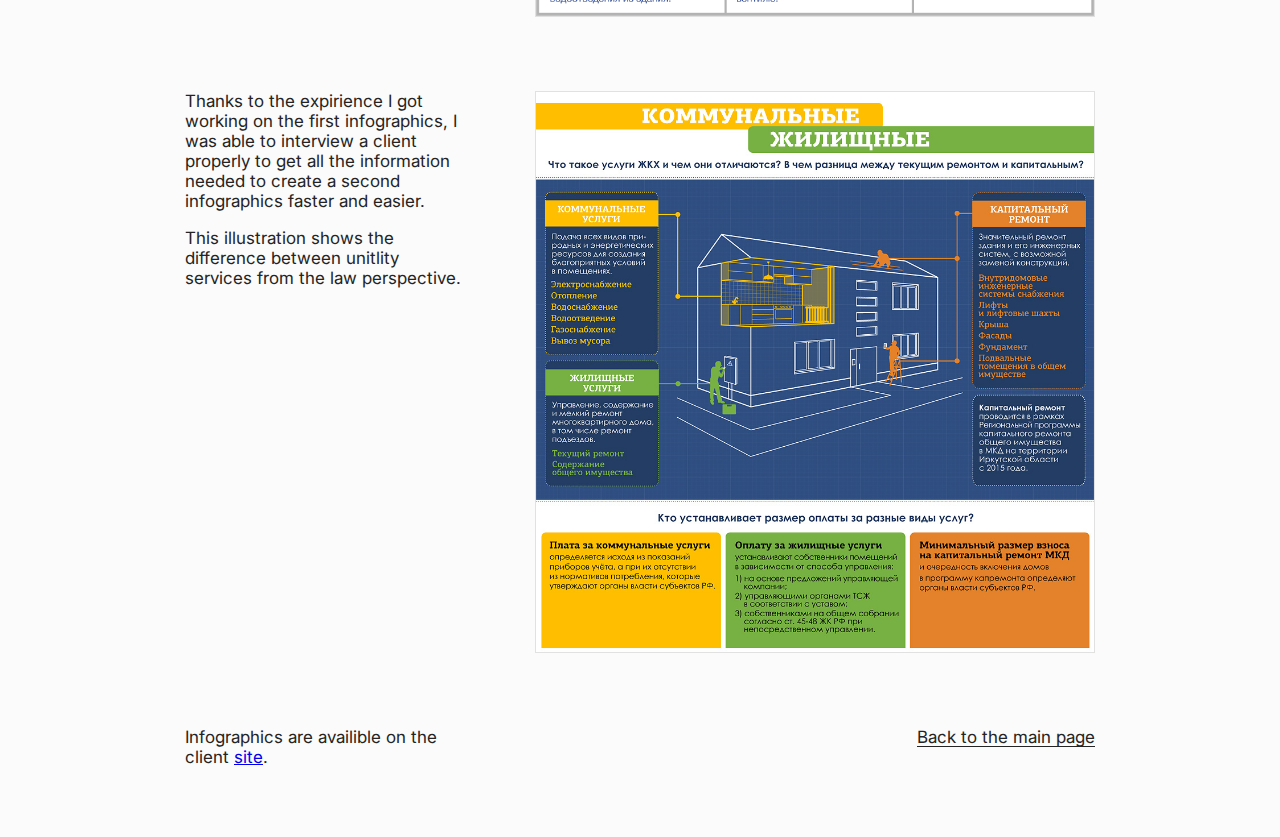
<file: pages/infographics/index.html>
<!DOCTYPE html>
<html lang="ru">
<head>
  <title>Портфолио: Инфографика</title>
  <meta charset="utf-8">
  <meta name="viewport" content="width=device-width, initial-scale=1">
  <link rel="preconnect" href="https://fonts.googleapis.com">
  <link rel="preconnect" href="https://fonts.gstatic.com" crossorigin>
  <link rel="stylesheet" href="https://fonts.googleapis.com/css2?family=Inter:wght@400;600;700&display=swap">
  <link rel="stylesheet" href="../../styles/pages.css">
  <link rel="apple-touch-icon" sizes="180x180" href="../../favicon/apple-touch-icon.png">
  <link rel="icon" type="image/png" sizes="32x32" href="../../favicon/favicon-32x32.png">
  <link rel="icon" type="image/png" sizes="16x16" href="../../favicon/favicon-16x16.png">
  <link rel="manifest" href="../../favicon/manifest.json">   
</head>
<body>
  <div class="languages">
    <div class="language-eng" data-title="Portfolio: Infographics">
      <header class="project-summary">
        <div class="project-summary-ahead">
          <h1 class="project-title"><span class="project-title-dash">Инфо</span><span class="project-title-shift">графика</span></h1>
          <div class="language-switches"><button value="eng" class="language-switch language-switch-eng">eng</button><button value="rus" class="language-switch language-switch-rus">рус</button></div>   
        </div>
        <div class="project-description">
          <p class="project-p">Infographics, explaining utility services processes.</p>
          <p class="project-p">Task: make illustrations explaining the theme.</p>
          <p class="project-p">Tools: Adobe Illustator</p>
          <p class="project-p">2015</p>
        </div>
      </header>
      <main class="project-steps">
        <div class="step step-column">
          <div class="step-description">
            <p class="step-p">Frontend developers have a joke: «I can work with a design on the napkin». This is exactly what happened to me here: at first I was brought a sketch done by an engineer with hand.</p>
          </div>
          <div class="step-images step-images-tripple">
            <a class="step-image-link" href="images/sketch1.png" target="_blank"><img class="step-image" src="images/sketch1.png"></a>
            <a class="step-image-link" href="images/sketch2.png" target="_blank"><img class="step-image" src="images/sketch2.png"></a>
            <a class="step-image-link" href="images/sketch3.png" target="_blank"><img class="step-image" src="images/sketch3.png"></a>
          </div>
        </div>
        <div class="step step-row">
          <div class="step-description">
            <p class="step-p">I believe that infographics are supposed to explain difficult things in a simple visual way. A direct digitalizing of the engineer's sketch couldn't fulfill this purpose. So I had to do my «homework», making myself familiar with the topic. It allowed me to make design decisions.</p>
            <p class="step-p">Next illustration explains how utility networks are divided between maintaners.</p>            
          </div>
          <div class="step-images step-images-single">
            <a class="step-image-link" href="images/infographics1.png" target="_blank"><img class="step-image" src="images/infographics1.png"></a>
          </div>
        </div>
        <div class="step step-row">
          <div class="step-description">
            <p class="step-p">Thanks to the expirience I got working on the first infographics, I was able to interview a client properly to get all the information needed to create a second infographics faster and easier.</p>
            <p class="step-p">This illustration shows the difference between unitlity services from the law perspective.</p>            
          </div>
          <div class="step-images step-images-single">
            <a class="step-image-link" href="images/infographics2.jpg" target="_blank"><img class="step-image" src="images/infographics2.jpg"></a>
          </div>
        </div>
        <div class="step step-row">
          <div class="step-description">
            <p class="step-p">Infographics are availible on the client <a href="http://nordm.ru/infographic">site</a>.</p>
          </div>
          <div class="step-footer">
            <a class="link" href="../../index.html">Back to the main page</a>
          </div>
        </div>                      
      </main>     
    </div>

    <div class="language-rus" data-title="Портфолио: Инфографика">
      <header class="project-summary">
        <div class="project-summary-ahead">
          <h1 class="project-title"><span class="project-title-dash">Инфо</span><span class="project-title-shift">графика</span></h1>
          <div class="language-switches"><button value="eng" class="language-switch language-switch-eng">eng</button><button value="rus" class="language-switch language-switch-rus">рус</button></div>   
        </div>
        <div class="project-description">
          <p class="project-p">Дизайн инфографики на тему ЖКХ.</p>
          <p class="project-p">Задача: разработать дизайн иллюстраций, раскрывающих заданную тему.</p>
          <p class="project-p">Инструменты: Adobe Illustator</p>
          <p class="project-p">2015</p>
        </div>
      </header>
      <main class="project-steps">
        <div class="step step-column">
          <div class="step-description">
            <p class="step-p">У фронтендеров есть такая шутка: «могу работать с макетом, нарисованным на салфетке». Именно это произошло со мной: впервые будущую инфографику я увидела в виде набросков, сделанных инженером от руки.</p>
          </div>
          <div class="step-images step-images-tripple">
            <a class="step-image-link" href="images/sketch1.png" target="_blank"><img class="step-image" src="images/sketch1.png"></a>
            <a class="step-image-link" href="images/sketch2.png" target="_blank"><img class="step-image" src="images/sketch2.png"></a>
            <a class="step-image-link" href="images/sketch3.png" target="_blank"><img class="step-image" src="images/sketch3.png"></a>
          </div>
        </div>
        <div class="step step-row">
          <div class="step-description">
            <p class="step-p">На мой взгляд, задача инфографики — это простое объяснение сложной концепции, и решить такую задачу простым переносом наброска в цифровой вид невозможно. Поэтому прежде, чем создать финальную инфографику, мне потребовалось подготовиться и разобраться в теме самостоятельно. Тогда появилось понимание, какую часть информации можно представить рисунком, а какую текстом, и как расставить акценты.</p>
            <p class="step-p">Рисунок справа рассказывает о том, в чьём ведении находятся те или иные жилищные коммуникации, и кто, соответственно, должен следить за их исправностью.</p>            
          </div>
          <div class="step-images step-images-single">
            <a class="step-image-link" href="images/infographics1.png" target="_blank"><img class="step-image" src="images/infographics1.png"></a>
          </div>
        </div>
        <div class="step step-row">
          <div class="step-description">
            <p class="step-p">Благодаря опыту, полученному при создании первой инфографики, я научилась интервьюировать заказчика таким образом, чтобы получить максимум необходимой для работы информации, и это значительно облегчило мою работу.</p>
            <p class="step-p">Рисунок справа призван показать разницу между жилищными и коммунальными услугами, и капитальным ремонтом.</p>            
          </div>
          <div class="step-images step-images-single">
            <a class="step-image-link" href="images/infographics2.jpg" target="_blank"><img class="step-image" src="images/infographics2.jpg"></a>
          </div>
        </div>
        <div class="step step-row">
          <div class="step-description">
            <p class="step-p">Инфографика доступна <a href="http://nordm.ru/infographic">на сайте</a> управляющей компании.</p>
          </div>
          <div class="step-footer">
            <a class="link" href="../../index.html">Назад на главную</a>
          </div>
        </div>                      
      </main>
    </div>
  </div>
  <script src="../../scripts/language-switch.js"></script>
</body>
</html>
</file>
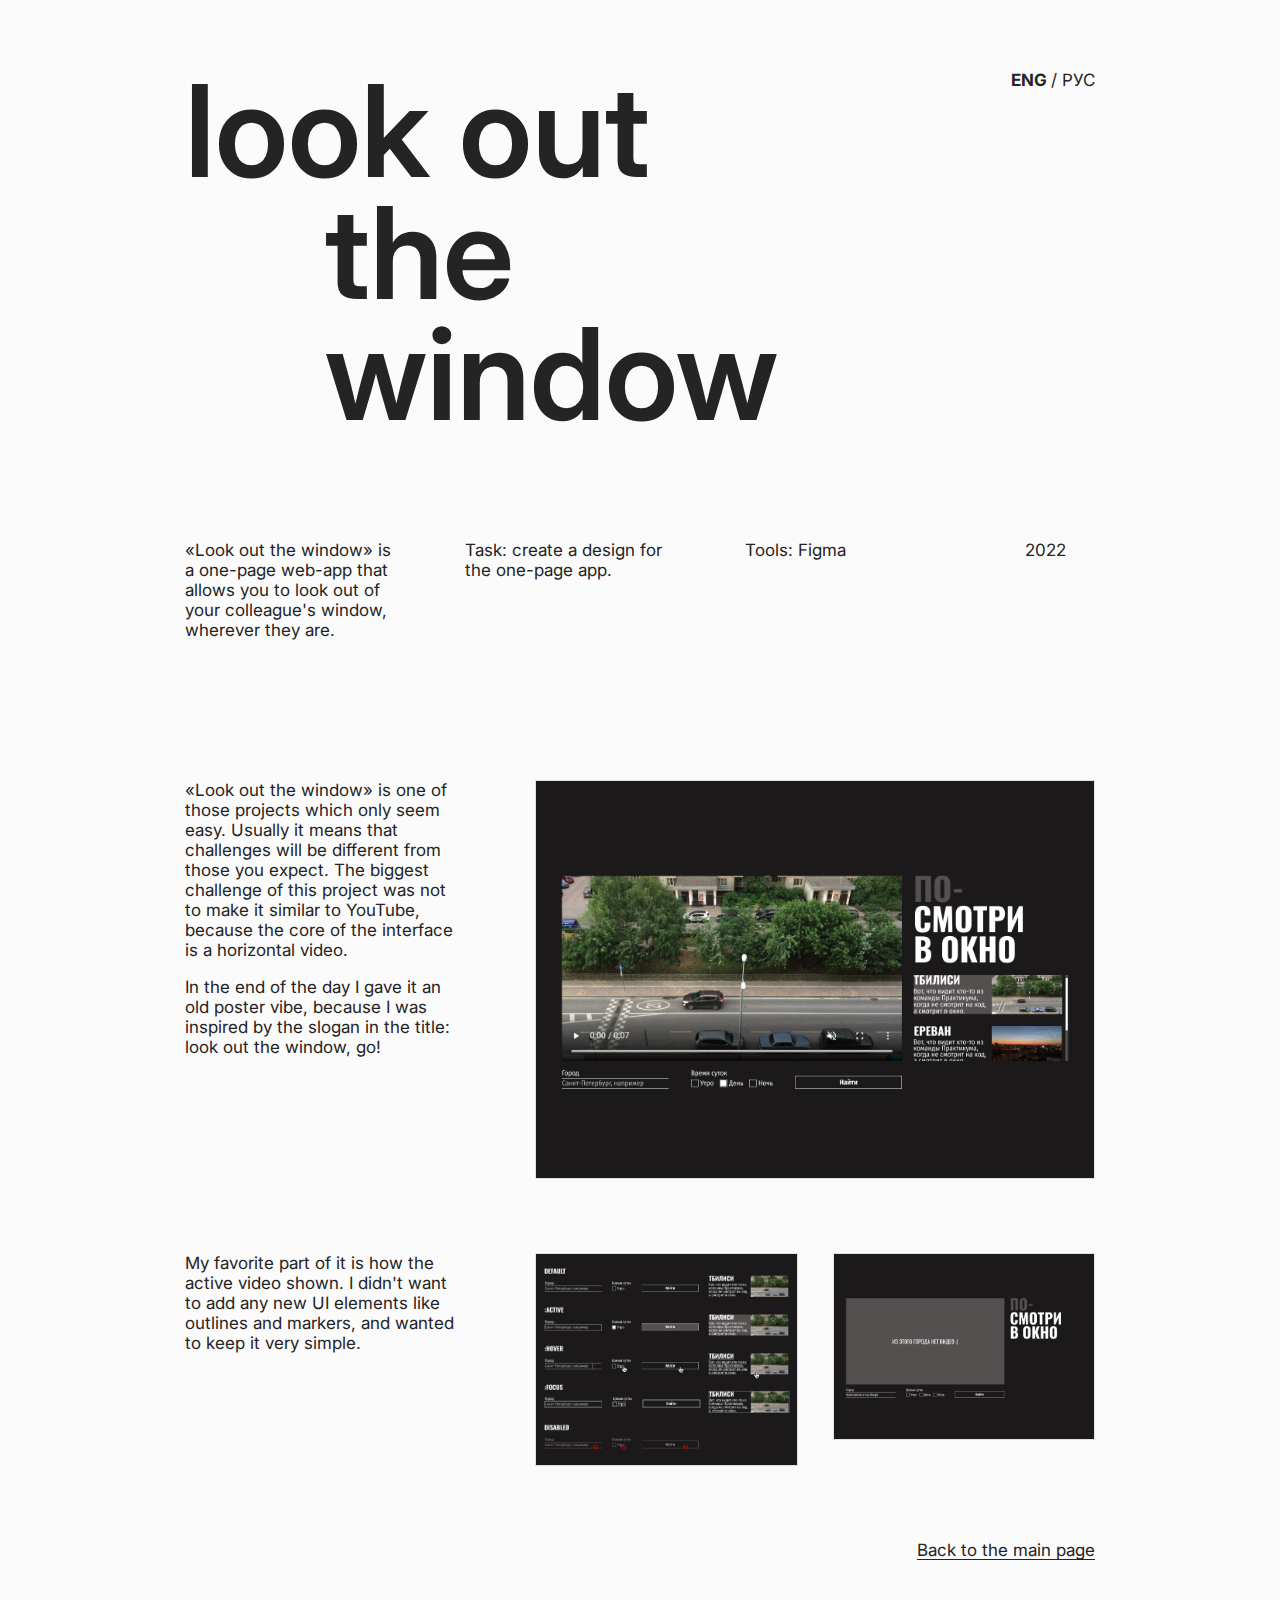
<file: pages/look/index.html>
<!DOCTYPE html>
<html lang="ru">
<head>
  <title>Портфолио: Посмотри в окно</title>
  <meta charset="utf-8">
  <meta name="viewport" content="width=device-width, initial-scale=1">
  <link rel="preconnect" href="https://fonts.googleapis.com">
  <link rel="preconnect" href="https://fonts.gstatic.com" crossorigin>
  <link rel="stylesheet" href="https://fonts.googleapis.com/css2?family=Inter:wght@400;600;700&display=swap">
  <link rel="stylesheet" href="../../styles/pages.css">
  <link rel="apple-touch-icon" sizes="180x180" href="../../favicon/apple-touch-icon.png">
  <link rel="icon" type="image/png" sizes="32x32" href="../../favicon/favicon-32x32.png">
  <link rel="icon" type="image/png" sizes="16x16" href="../../favicon/favicon-16x16.png">
  <link rel="manifest" href="../../favicon/manifest.json">   
</head>
<body>
  <div class="languages">
    <div class="language-eng" data-title="Portfolio: Look out the window">
      <header class="project-summary">
        <div class="project-summary-ahead">
          <h1 class="project-title">Look out  <span class="project-title-shift">the window</span></h1>
          <div class="language-switches"><button value="eng" class="language-switch language-switch-eng">eng</button><button value="rus" class="language-switch language-switch-rus">рус</button></div>   
        </div>
        <div class="project-description">
          <p class="project-p">«Look out the window» is a one-page web-app that allows you to look out of your colleague's window, wherever they are.</p>
          <p class="project-p">Task: create a design for the one-page app.</p>
          <p class="project-p">Tools: Figma</p>
          <p class="project-p">2022</p>
        </div>
      </header>
      <main class="project-steps">
        <div class="step step-row">
          <div class="step-description">
            <p class="step-p">«Look out the window» is one of those projects which only seem easy. Usually it means that challenges will be different from those you expect. The biggest challenge of this project was not to make it similar to YouTube, because the core of the interface is a horizontal video.</p>
            <p class="step-p">In the end of the day I gave it an old poster vibe, because I was inspired by the slogan in the title: look out the window, go!</p>
          </div>
          <div class="step-images step-images-single">
            <a class="step-image-link" href="images/main.png" target="_blank"><img class="step-image" src="images/main.png"></a>
          </div>
        </div>
        <div class="step step-row">
          <div class="step-description">
            <p class="step-p">My favorite part of it is how the active video shown. I didn't want to add any new UI elements like outlines and markers, and wanted to keep it very simple.</p>
          </div>
          <div class="step-images step-images-quad">
            <a class="step-image-link" href="images/statuses.png" target="_blank"><img class="step-image" src="images/statuses.png"></a>
            <a class="step-image-link" href="images/error.png" target="_blank"><img class="step-image" src="images/error.png"></a>
          </div>
        </div>        
        <div class="step step-row">
          <div class="step-description">
          </div>
          <div class="step-footer">
            <a class="link" href="../../index.html">Back to the main page</a>
          </div>
        </div>
      </main>
    </div>

    <div class="language-rus" data-title="Портфолио: Посмотри в окно">
      <header class="project-summary">
        <div class="project-summary-ahead">
          <h1 class="project-title">Посмотри <span class="project-title-shift">в окно</span></h1>
          <div class="language-switches"><button value="eng" class="language-switch language-switch-eng">eng</button><button value="rus" class="language-switch language-switch-rus">рус</button></div>   
        </div>
        <div class="project-description">
          <p class="project-p">«Посмотри в окно» — это одностраничное приложение, которое позволяет выглянуть в окно своего коллеги, где бы он ни находился.</p>
          <p class="project-p">Задача: разработать дизайн одностраничного приложения.</p>
          <p class="project-p">Инструменты: Figma</p>
          <p class="project-p">2022</p>
        </div>
      </header>
      <main class="project-steps">
        <div class="step step-row">
          <div class="step-description">
            <p class="step-p">«Посмотри в окно» из тех проектов, которые только кажутся простыми. На практике, если в интерейсе мало элементов, это означает, что в нём будут необычные челленджи. В данном случае было непросто сделать интерфейс, ядром которого является горизонтальное видео, непохожим на YouTube.</p>
            <p class="step-p">В конце концов я сделала его похожим на плакат, вдохновившись призывом в заголовке: смотри в окно!</p>
          </div>
          <div class="step-images step-images-single">
            <a class="step-image-link" href="images/main.png" target="_blank"><img class="step-image" src="images/main.png"></a>
          </div>
        </div>
        <div class="step step-row">
          <div class="step-description">
            <p class="step-p">Моя любимая фишка здесь это выделение активного видео. Я не хотела создавать новые элементы (обводки, маркеры и прочее) и хотела решить задачу минималистично, в итоге сделала минималистичность абсолютной.</p>
          </div>
          <div class="step-images step-images-quad">
            <a class="step-image-link" href="images/statuses.png" target="_blank"><img class="step-image" src="images/statuses.png"></a>
            <a class="step-image-link" href="images/error.png" target="_blank"><img class="step-image" src="images/error.png"></a>
          </div>
        </div>        
        <div class="step step-row">
          <div class="step-description">
          </div>
          <div class="step-footer">
            <a class="link" href="../../index.html">Назад на главную</a>
          </div>
        </div>
      </main>
    </div>
  </div>
  <script src="../../scripts/language-switch.js"></script>
</body>
</html>
</file>
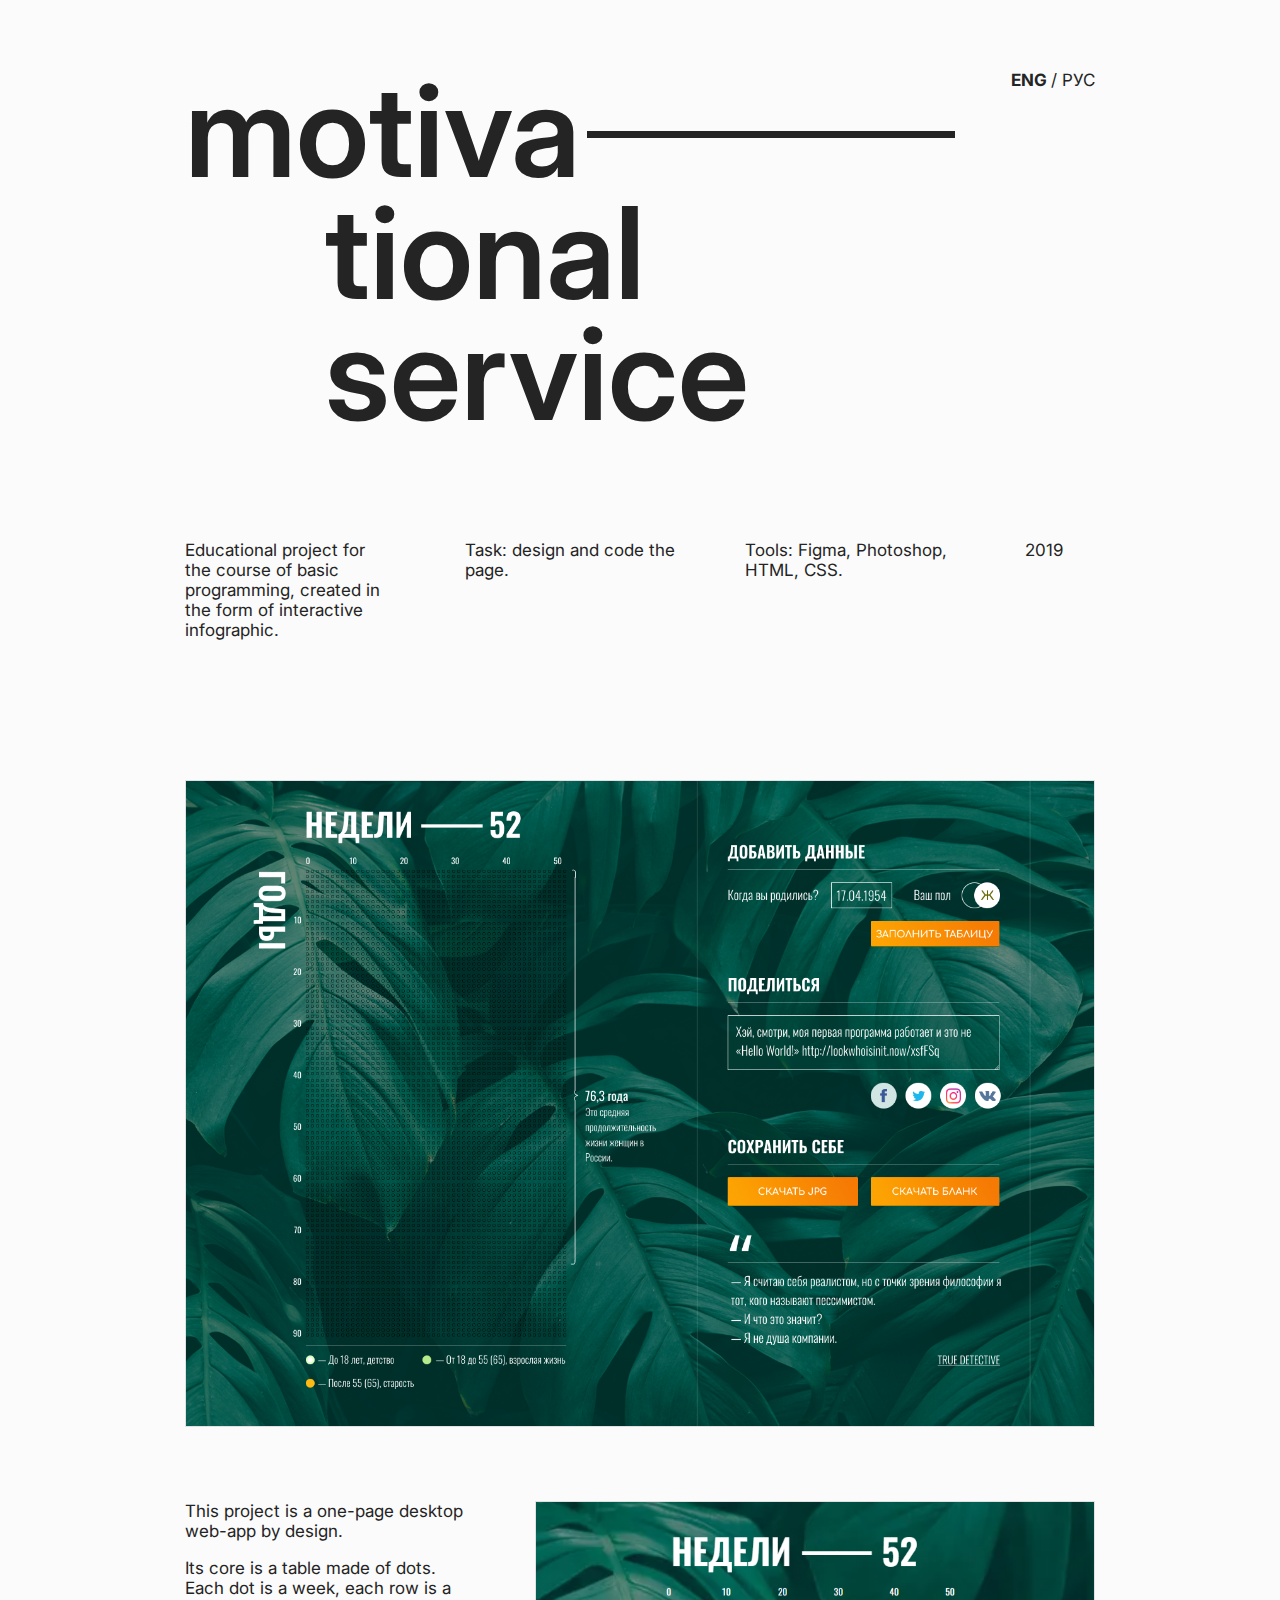
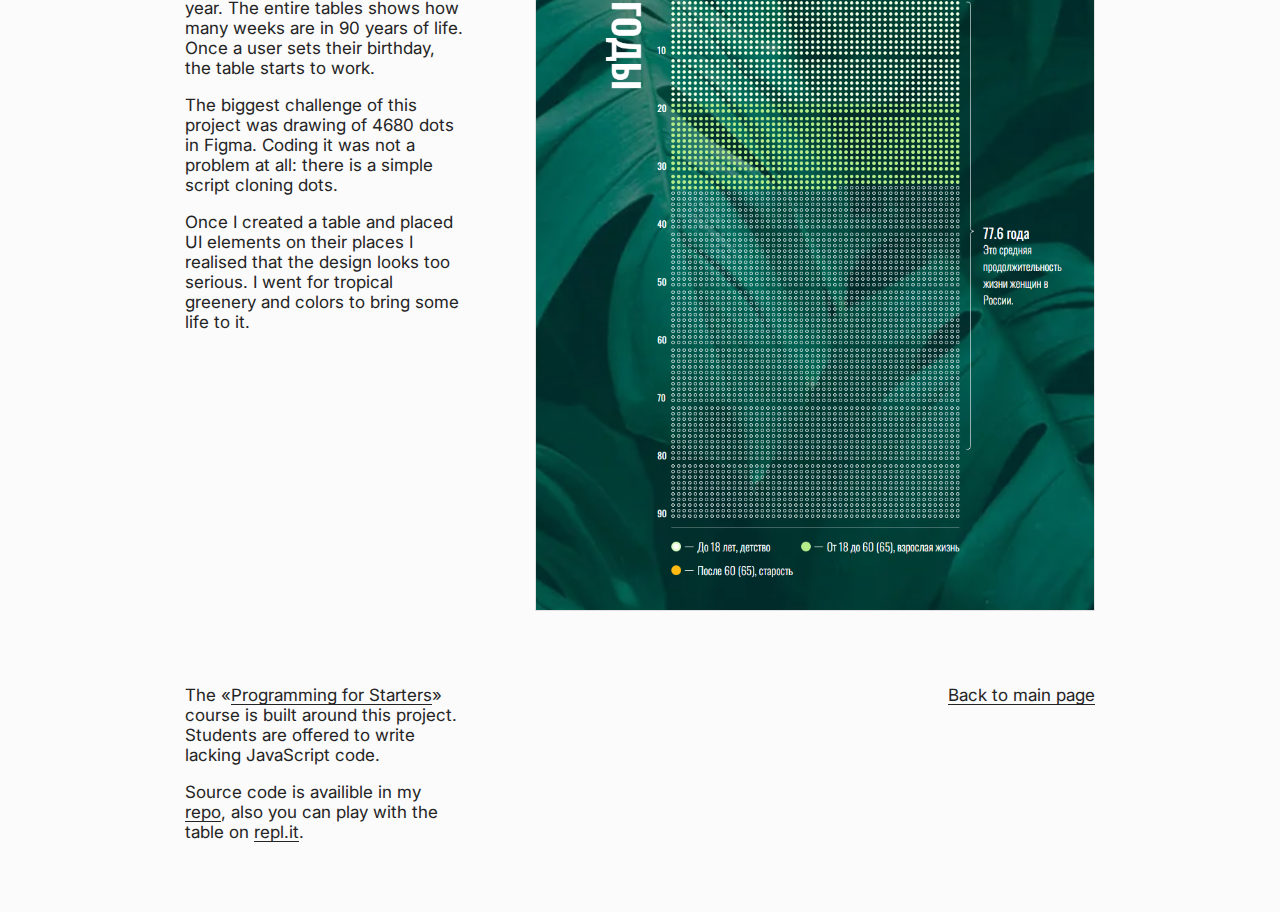
<file: pages/motivate/index.html>
<!DOCTYPE html>
<html lang="ru">
<head>
  <title>Портфолио: Мотивационный сервис</title>
  <meta charset="utf-8">
  <meta name="viewport" content="width=device-width, initial-scale=1">
  <link rel="preconnect" href="https://fonts.googleapis.com">
  <link rel="preconnect" href="https://fonts.gstatic.com" crossorigin>
  <link rel="stylesheet" href="https://fonts.googleapis.com/css2?family=Inter:wght@400;600;700&display=swap">
  <link rel="stylesheet" href="../../styles/pages.css">
  <link rel="apple-touch-icon" sizes="180x180" href="../../favicon/apple-touch-icon.png">
  <link rel="icon" type="image/png" sizes="32x32" href="../../favicon/favicon-32x32.png">
  <link rel="icon" type="image/png" sizes="16x16" href="../../favicon/favicon-16x16.png">
  <link rel="manifest" href="../../favicon/manifest.json"> 
</head>
<body>
  <div class="languages">
    <div class="language-eng" data-title="Portfolio: Motivational Service">
      <header class="project-summary">
        <div class="project-summary-ahead">
          <h1 class="project-title"><span class="project-title-dash">Motiva</span><span class="project-title-shift">tional</span><span class="project-title-shift">service</span></h1>
          <div class="language-switches"><button value="eng" class="language-switch language-switch-eng">eng</button><button value="rus" class="language-switch language-switch-rus">рус</button></div>   
        </div>
        <div class="project-description">
          <p class="project-p">Educational project for the course of basic programming, created in the form of interactive infographic.</p>
          <p class="project-p">Task: design and code the page.</p>
          <p class="project-p">Tools: Figma, Photoshop, HTML, CSS.</p>
          <p class="project-p">2019</p>
        </div>
      </header>
      <main class="project-steps">
        <div class="step step-column">
          <div class="step-images step-images-single-huge">
            <a class="step-image-link" href="images/full.png" target="_blank"><img class="step-image" src="images/full.png"></a>
          </div>
        </div>
        <div class="step step-row">
          <div class="step-description">
            <p class="step-p">This project is a one-page desktop web-app by design.</p>
            <p class="step-p">Its core is a table made of dots. Each dot is a week, each row is a year. The entire tables shows how many weeks are in 90 years of life. Once a user sets their birthday, the table starts to work.</p>
            <p class="step-p">The biggest challenge of this project was drawing of 4680 dots in Figma. Coding it was not a problem at all: there is a simple script cloning dots.</p>
            <p class="step-p">Once I created a table and placed UI elements on their places I realised that the design looks too serious. I went for tropical greenery and colors to bring some life to it.</p>
          </div>
          <div class="step-images step-images-single">
            <a class="step-image-link" href="images/table.png" target="_blank"><img class="step-image" src="images/table.png"></a>
          </div>
        </div>        
        <div class="step step-row">
          <div class="step-description">
            <p class="step-p">The «<a class="link" href="https://github.com/netology-code/sd-homeworks">Programming for Starters</a>» course is built around this project. Students are offered to write lacking JavaScript code.</p>
            <p class="step-p">Source code is availible in my <a class="link" href="https://github.com/skorobaeus/sd-graphics">repo</a>, also you can play with the table on <a class="link" href="https://motivationalservice.skorobaeus.repl.co/">repl.it</a>.</p>
          </div>
          <div class="step-footer">
            <a class="link" href="../../index.html">Back to main page</a>
          </div>
        </div>                                     
      </main>   
    </div>

    <div class="language-rus" data-title="Портфолио: Мотивационный сервис">
      <header class="project-summary">
        <div class="project-summary-ahead">
          <h1 class="project-title"><span class="project-title-dash">Мотива</span><span class="project-title-shift">ционный</span><span class="project-title-shift">сервис</span></h1>
          <div class="language-switches"><button value="eng" class="language-switch language-switch-eng">eng</button><button value="rus" class="language-switch language-switch-rus">рус</button></div>   
        </div>
        <div class="project-description">
          <p class="project-p">Учебный проект на курсе основ программирования, выполненный в виде интерактивной инфографики.</p>
          <p class="project-p">Задача: разработать дизайн страницы и сверстать её.</p>
          <p class="project-p">Инструменты: Figma, Photoshop, HTML, CSS.</p>
          <p class="project-p">2019</p>
        </div>
      </header>
      <main class="project-steps">
        <div class="step step-column">
          <div class="step-images step-images-single-huge">
            <a class="step-image-link" href="images/full.png" target="_blank"><img class="step-image" src="images/full.png"></a>
          </div>
        </div>
        <div class="step step-row">
          <div class="step-description">
            <p class="step-p">Этот проект задуман как одностраничный десктопный сервис.</p>
            <p class="step-p">Смысловое ядро и центр композиции это таблица, состоящая из точек. Каждая точка это одна неделя, а каждый ряд, состоящий из пятидесяти двух точек, это год. Вся таблица показывает, сколько недель в девяностата годах. Если ввести свою дату рождения, таблица заполнится, показывая прожитые недели.</p>
            <p class="step-p">На этапе дизайна самым большим челленджем оказалось отрисовать 4680 точек в Figma. (На этапе вёрстки это, наоборот, не вызвало проблем: точки проставляет короткий скрипт, клонирующий узлы).</p>
            <p class="step-p">Когда все элементы заняли свои места, страница стала выглядеть слишком строго. Я использовала фото и тропическую цветовую гамму, чтобы смягчить общее впечатление, которое производит страница.</p>
          </div>
          <div class="step-images step-images-single">
            <a class="step-image-link" href="images/table.png" target="_blank"><img class="step-image" src="images/table.png"></a>
          </div>
        </div>
        <div class="step step-row">
          <div class="step-description">
            <p class="step-p">Вокруг этого проекта построен курс «<a class="link" href="https://github.com/netology-code/sd-homeworks">Старт&nbsp;в&nbsp;программировании</a>»: учащимся предлагается написать недостающий JavaScript-код, в результате чего таблица оживает и точки начинают окрашиваться.</p>
            <p class="step-p">Исходный код можно посмотреть в моём <a class="link" href="https://github.com/skorobaeus/sd-graphics">репо</a>, поиграть с таблицей можно на <a class="link" href="https://motivationalservice.skorobaeus.repl.co/">repl.it</a>.</p>
          </div>
          <div class="step-footer">
            <a class="link" href="../../index.html">Назад на главную</a>
          </div>
        </div>
      </main>
    </div>
  </div>
  <script src="../../scripts/language-switch.js"></script>
</body>
</html>
</file>
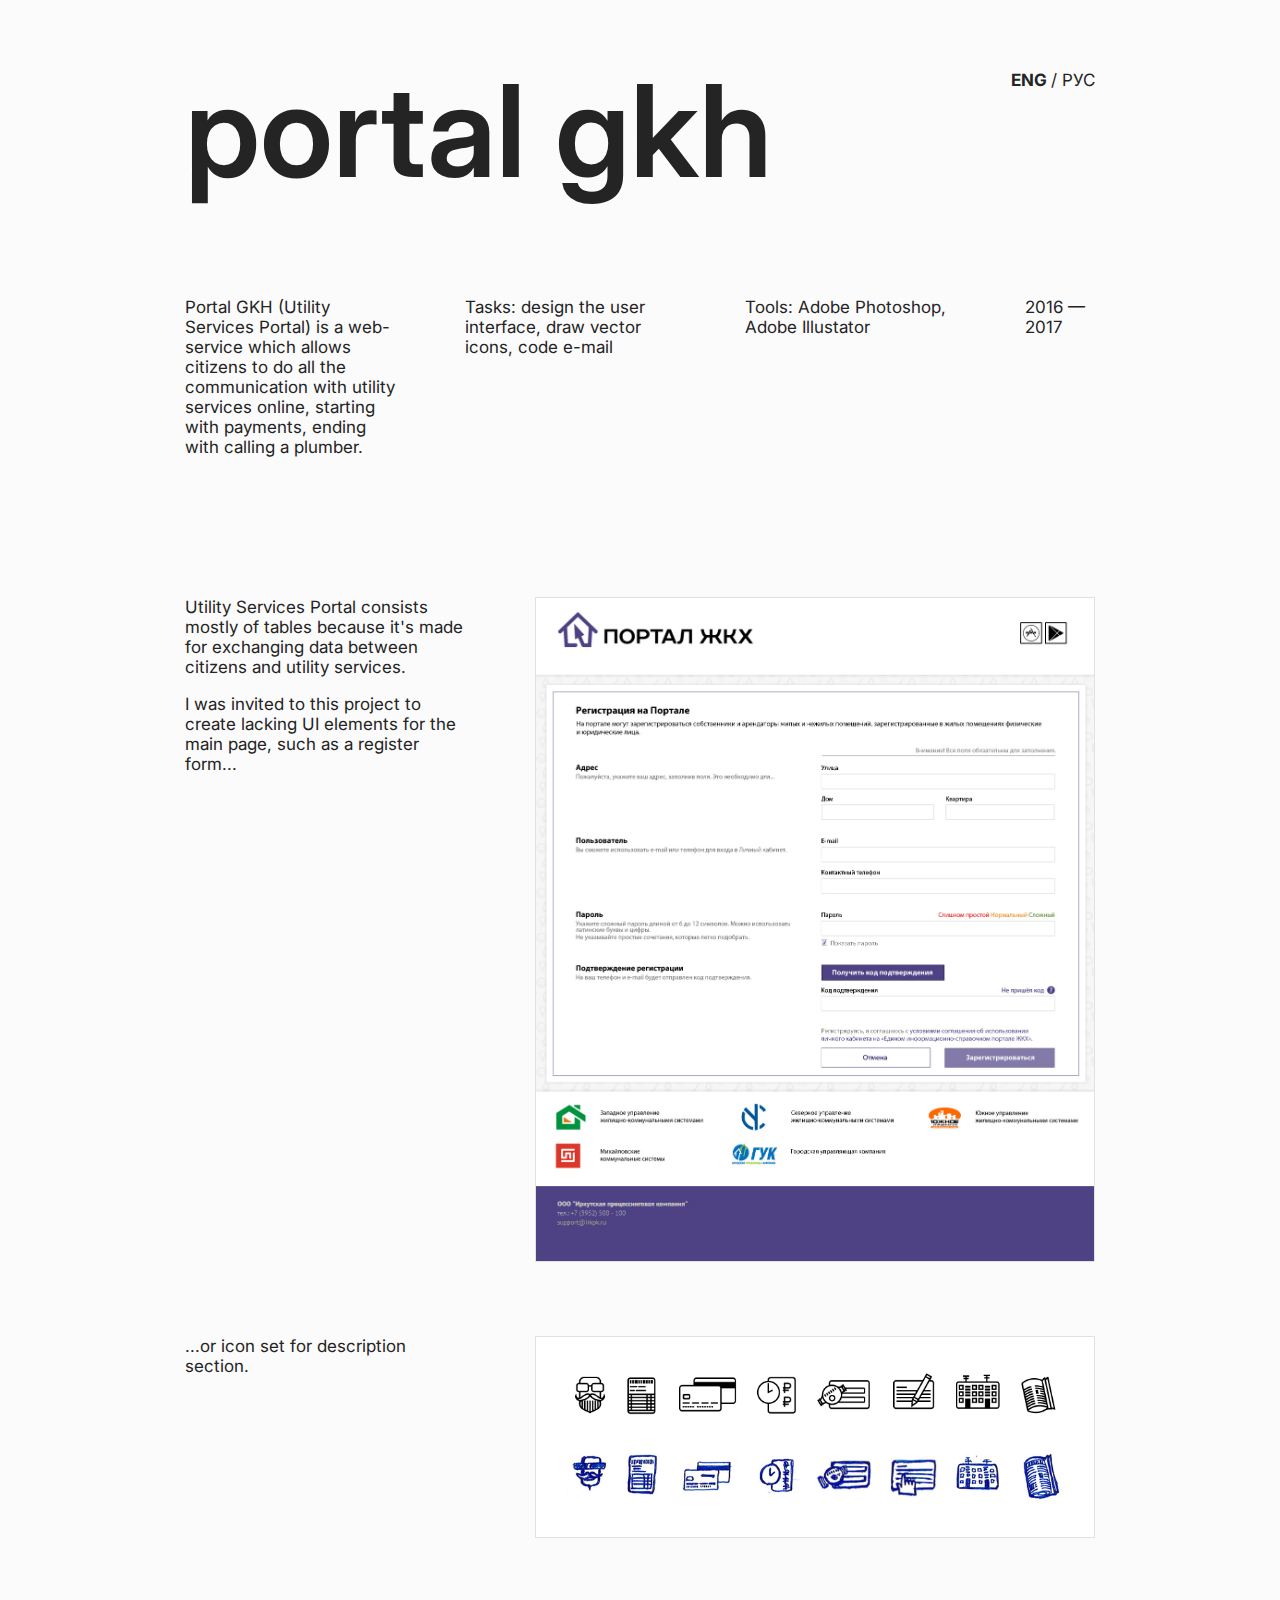
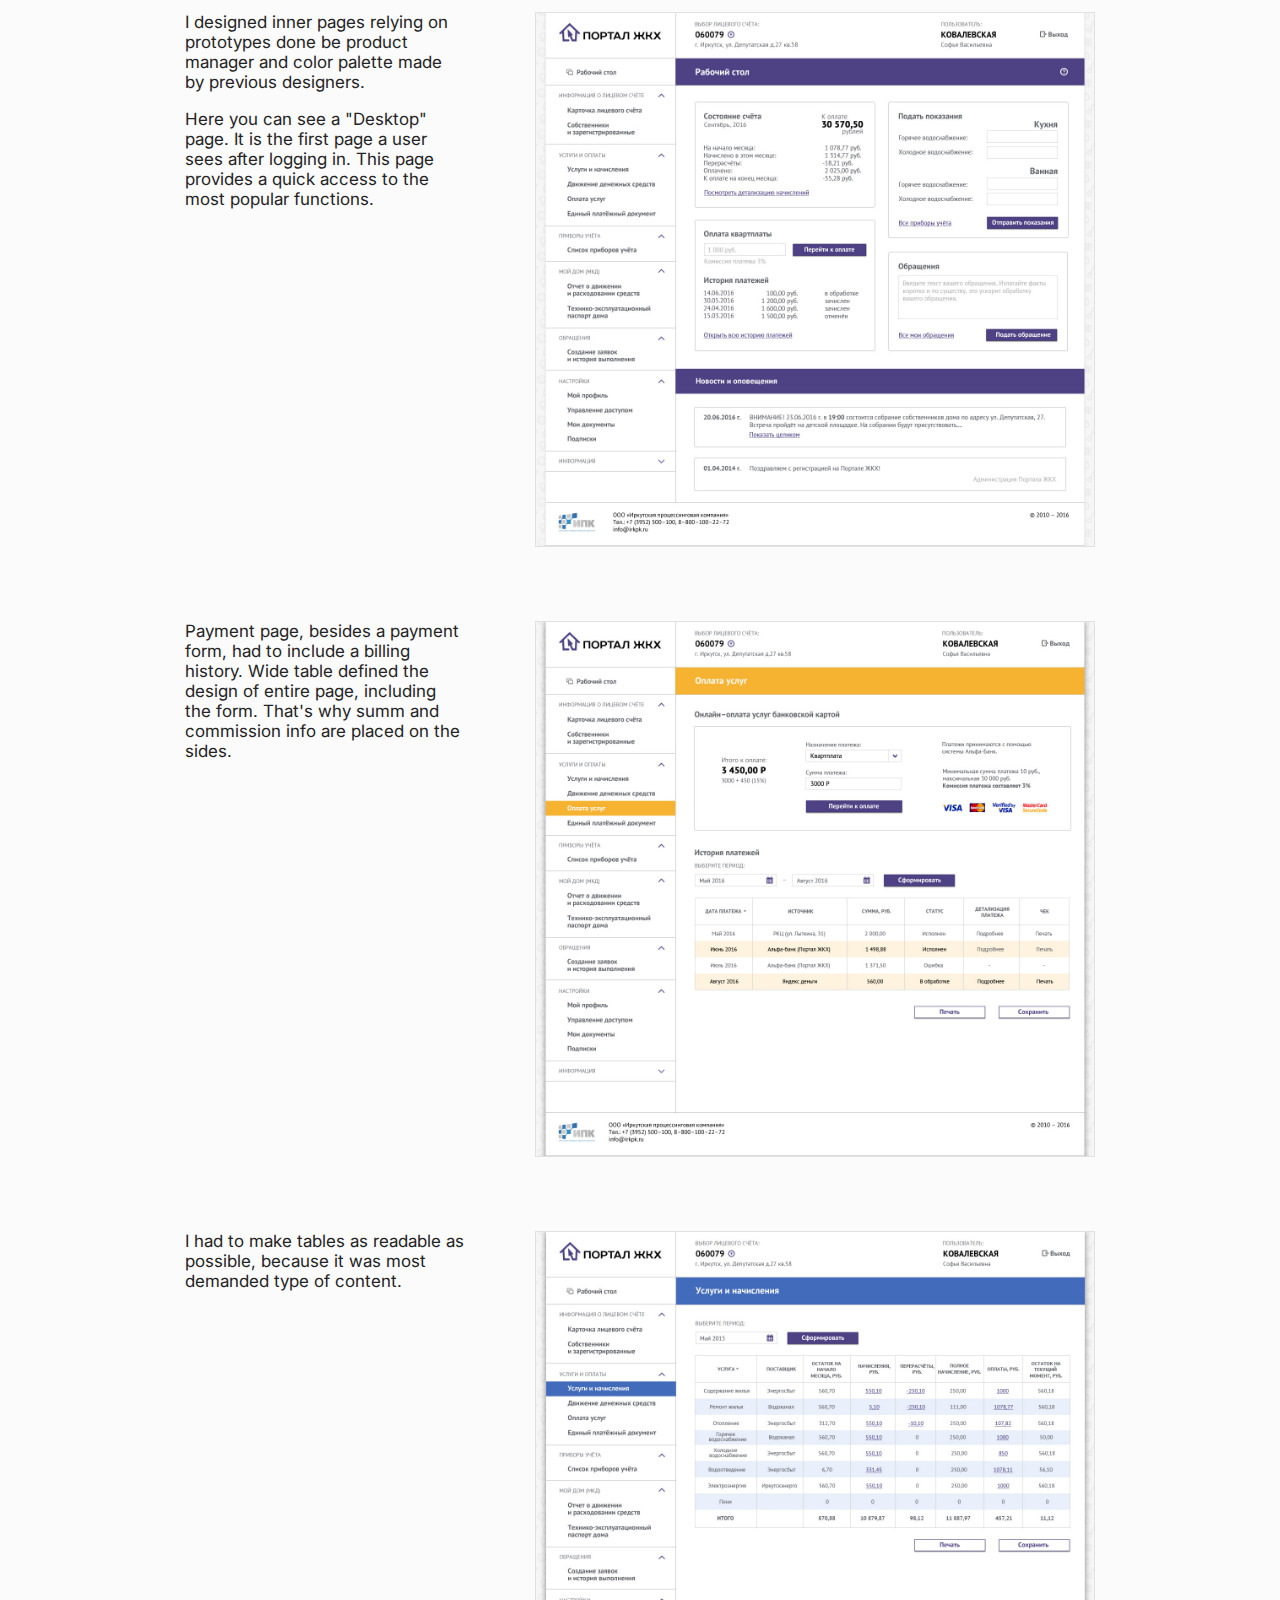
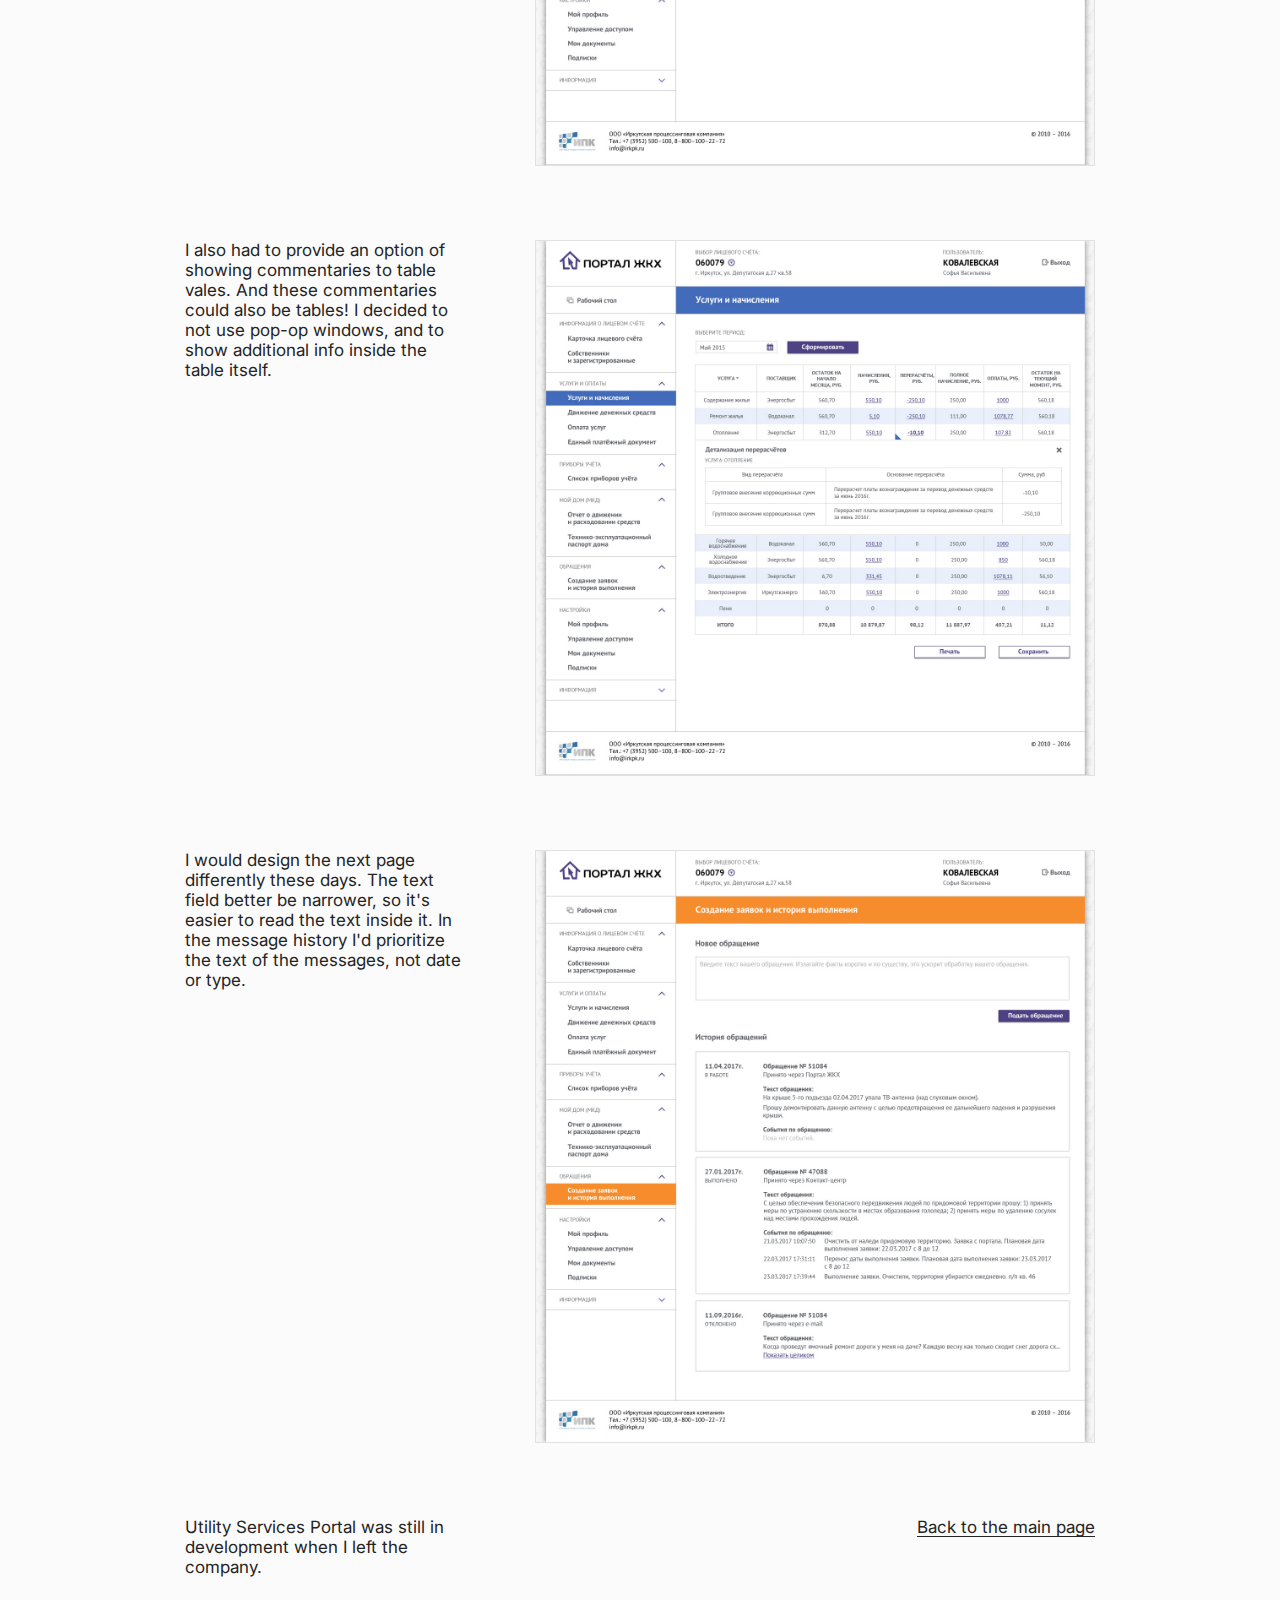
<file: pages/portal/index.html>
<!DOCTYPE html>
<html lang="ru">
<head>
  <title>Портфолио: Портал ЖКХ</title>
  <meta charset="utf-8">
  <meta name="viewport" content="width=device-width, initial-scale=1">
  <link rel="preconnect" href="https://fonts.googleapis.com">
  <link rel="preconnect" href="https://fonts.gstatic.com" crossorigin>
  <link rel="stylesheet" href="https://fonts.googleapis.com/css2?family=Inter:wght@400;600;700&display=swap">
  <link rel="stylesheet" href="../../styles/pages.css">
  <link rel="apple-touch-icon" sizes="180x180" href="../../favicon/apple-touch-icon.png">
  <link rel="icon" type="image/png" sizes="32x32" href="../../favicon/favicon-32x32.png">
  <link rel="icon" type="image/png" sizes="16x16" href="../../favicon/favicon-16x16.png">
  <link rel="manifest" href="../../favicon/manifest.json"> 
</head>
<body>
  <div class="languages">
    <div class="language-eng" data-title="Portfolio: Portal GKH">
      <header class="project-summary">
        <div class="project-summary-ahead">
          <h1 class="project-title">Portal GKH</h1>
          <div class="language-switches"><button value="eng" class="language-switch language-switch-eng">eng</button><button value="rus" class="language-switch language-switch-rus">рус</button></div>   
        </div>
        <div class="project-description">
          <p class="project-p">Portal GKH (Utility Services Portal) is a web-service which allows citizens to do all the communication with utility services online, starting with payments, ending with calling a plumber.</p>
          <p class="project-p">Tasks: design the user interface, draw vector icons, code e-mail</p>
          <p class="project-p">Tools: Adobe Photoshop, Adobe Illustator</p>
          <p class="project-p">2016 — 2017</p>
        </div>
      </header>
      <main class="project-steps">       
        <div class="step step-row">
          <div class="step-description">
            <p class="step-p">Utility Services Portal consists mostly of tables because it's made for exchanging data between citizens and utility services.</p>
            <p class="step-p">I was invited to this project to create lacking UI elements for the main page, such as a register form...</p>
          </div>
          <div class="step-images step-images-single">
            <a class="step-image-link" href="images/portal-form.png" target="_blank"><img class="step-image" src="images/portal-form.png"></a>
          </div>
        </div>
        <div class="step step-row">
          <div class="step-description">
            <p class="step-p">...or icon set for description section.</p>
          </div>
          <div class="step-images step-images-single">
            <a class="step-image-link" href="images/portal-icons.png" target="_blank"><img class="step-image" src="images/portal-icons.png"></a>
          </div>
        </div>
        <div class="step step-row">
          <div class="step-description">
            <p class="step-p">I designed inner pages relying on prototypes done be product manager and color palette made by previous designers.</p>
            <p class="step-p">Here you can see a "Desktop" page. It is the first page a user sees after logging in. This page provides a quick access to the most popular functions.</p>
          </div>
          <div class="step-images step-images-single">
            <a class="step-image-link" href="images/portal-desktop.png" target="_blank"><img class="step-image" src="images/portal-desktop.png"></a>
          </div>
        </div>
        <div class="step step-row">
          <div class="step-description">
            <p class="step-p">Payment page, besides a payment form, had to include a billing history. Wide table defined the design of entire page, including the form. That's why summ and commission info are placed on the sides.</p>
          </div>
          <div class="step-images step-images-single">
            <a class="step-image-link" href="images/portal-pay.png" target="_blank"><img class="step-image" src="images/portal-pay.png"></a>
          </div>
        </div>  
        <div class="step step-row">
          <div class="step-description">
            <p class="step-p">I had to make tables as readable as possible, because it was most demanded type of content.</p>
          </div>
          <div class="step-images step-images-single">
            <a class="step-image-link" href="images/portal-tables.png" target="_blank"><img class="step-image" src="images/portal-tables.png"></a>
          </div>
        </div>
        <div class="step step-row">
          <div class="step-description">
            <p class="step-p">I also had to provide an option of showing commentaries to table vales. And these commentaries could also be tables! I decided to not use pop-op windows, and to show additional info inside the table itself.</p>
          </div>
          <div class="step-images step-images-single">
            <a class="step-image-link" href="images/portal-tables-details.png" target="_blank"><img class="step-image" src="images/portal-tables-details.png"></a>
          </div>
        </div>
        <div class="step step-row">
          <div class="step-description">
            <p class="step-p">I would design the next page differently these days. The text field better be narrower, so it's easier to read the text inside it. In the message history I'd prioritize the text of the messages, not date or type. </p>
          </div>
          <div class="step-images step-images-single">
            <a class="step-image-link" href="images/portal-text.png" target="_blank"><img class="step-image" src="images/portal-text.png"></a>
          </div>
        </div>                             
        <div class="step step-row">
          <div class="step-description">
            <p class="step-p">Utility Services Portal was still in development when I left the company.</p>
          </div>          
          <div class="step-footer">
            <a class="link" href="../../index.html">Back to the main page</a>
          </div>
        </div>                                     
      </main>
    </div>

    <div class="language-rus" data-title="Портфолио: Портал ЖКХ">
      <header class="project-summary">
        <div class="project-summary-ahead">
          <h1 class="project-title">Портал ЖКХ</h1>
          <div class="language-switches"><button value="eng" class="language-switch language-switch-eng">eng</button><button value="rus" class="language-switch language-switch-rus">рус</button></div>   
        </div>
        <div class="project-description">
          <p class="project-p">Портал ЖКХ это сервис для жителей моего города, который позволяет всё общение со службами ЖКХ вести онлайн, начиная от подачи показаний счётчиков и заканчивая вызовом мастера.</p>
          <p class="project-p">Задачи: разработать дизайн страниц личного кабинета, нарисовать иконки, сверстать почтовую рассылку.</p>
          <p class="project-p">Инструменты: Adobe Photoshop, Adobe Illustator</p>
          <p class="project-p">2016 — 2017</p>
        </div>
      </header>
      <main class="project-steps">       
        <div class="step step-row">
          <div class="step-description">
            <p class="step-p">Портал ЖКХ почти полностью состоит из форм и таблиц, так как он предназначен для обмена большими массивами данных между жителями и службами ЖКХ.</p>
            <p class="step-p">Моя работа над проектом началась с разработки недостающих элементов для главной страницы. Например, подробной формы регистрации.</p>
          </div>
          <div class="step-images step-images-single">
            <a class="step-image-link" href="images/portal-form.png" target="_blank"><img class="step-image" src="images/portal-form.png"></a>
          </div>
        </div>
        <div class="step step-row">
          <div class="step-description">
            <p class="step-p">Или набора иконок для блока с описанием возможностей Портала.</p>
          </div>
          <div class="step-images step-images-single">
            <a class="step-image-link" href="images/portal-icons.png" target="_blank"><img class="step-image" src="images/portal-icons.png"></a>
          </div>
        </div>
        <div class="step step-row">
          <div class="step-description">
            <p class="step-p">Максимум возможностей доступен в личном кабинете пользователя. Я разработала дизайн страниц личного кабинета, опираясь на прототип менеджера проекта и на определённую предыдущими дизайнерами палитру цветов.</p>
            <p class="step-p">«Рабочий стол» это стартовая страница при входе в личный кабинет. Он предоставляет быстрый доступ к услугам, за которыми жители обращаются чаще всего.</p>
          </div>
          <div class="step-images step-images-single">
            <a class="step-image-link" href="images/portal-desktop.png" target="_blank"><img class="step-image" src="images/portal-desktop.png"></a>
          </div>
        </div>
        <div class="step step-row">
          <div class="step-description">
            <p class="step-p">На странице оплаты, помимо самой формы оплаты, требовалось так же представить историю платежей в табличном виде. Таблица, тянущаяся вширь, определила и дизайн формы оплаты, поэтому я разместила информацию о сумме к оплате и комиссии слева и справа от формы.</p>
          </div>
          <div class="step-images step-images-single">
            <a class="step-image-link" href="images/portal-pay.png" target="_blank"><img class="step-image" src="images/portal-pay.png"></a>
          </div>
        </div>  
        <div class="step step-row">
          <div class="step-description">
            <p class="step-p">Большая часть контента Портала это таблицы, поэтому было важно сделать их максимально читаемыми.</p>
          </div>
          <div class="step-images step-images-single">
            <a class="step-image-link" href="images/portal-tables.png" target="_blank"><img class="step-image" src="images/portal-tables.png"></a>
          </div>
        </div>
        <div class="step step-row">
          <div class="step-description">
            <p class="step-p">Также нужна была возможность показать комментарии к значениям в ячейках. И эти комментарии тоже могли иметь табличную форму! Я решила отказаться от всплывающих окон и выводить детализацию прямо в таблице, между строк.</p>
          </div>
          <div class="step-images step-images-single">
            <a class="step-image-link" href="images/portal-tables-details.png" target="_blank"><img class="step-image" src="images/portal-tables-details.png"></a>
          </div>
        </div>
        <div class="step step-row">
          <div class="step-description">
            <p class="step-p">На странице обращений сегодня некоторые элементы я сделала бы по-другому. Например, уменьшила бы ширину поля для ввода, чтобы текст легче читался. В истории обращений первым вывела бы текст сообщения, чтобы было легче найти нужное, т.к. пользователи скорее узнают обращение по первым словам, чем по способу подачи.</p>
          </div>
          <div class="step-images step-images-single">
            <a class="step-image-link" href="images/portal-text.png" target="_blank"><img class="step-image" src="images/portal-text.png"></a>
          </div>
        </div>                             
        <div class="step step-row">
          <div class="step-description">
            <p class="step-p">Портал ЖКХ был запущен в новом дизайне после моего ухода из компании.</p>
          </div>          
          <div class="step-footer">
            <a class="link" href="../../index.html">Назад на главную</a>
          </div>
        </div>                                     
      </main>
    </div>
  </div>
  <script src="../../scripts/language-switch.js"></script>
</body>
</html>
</file>
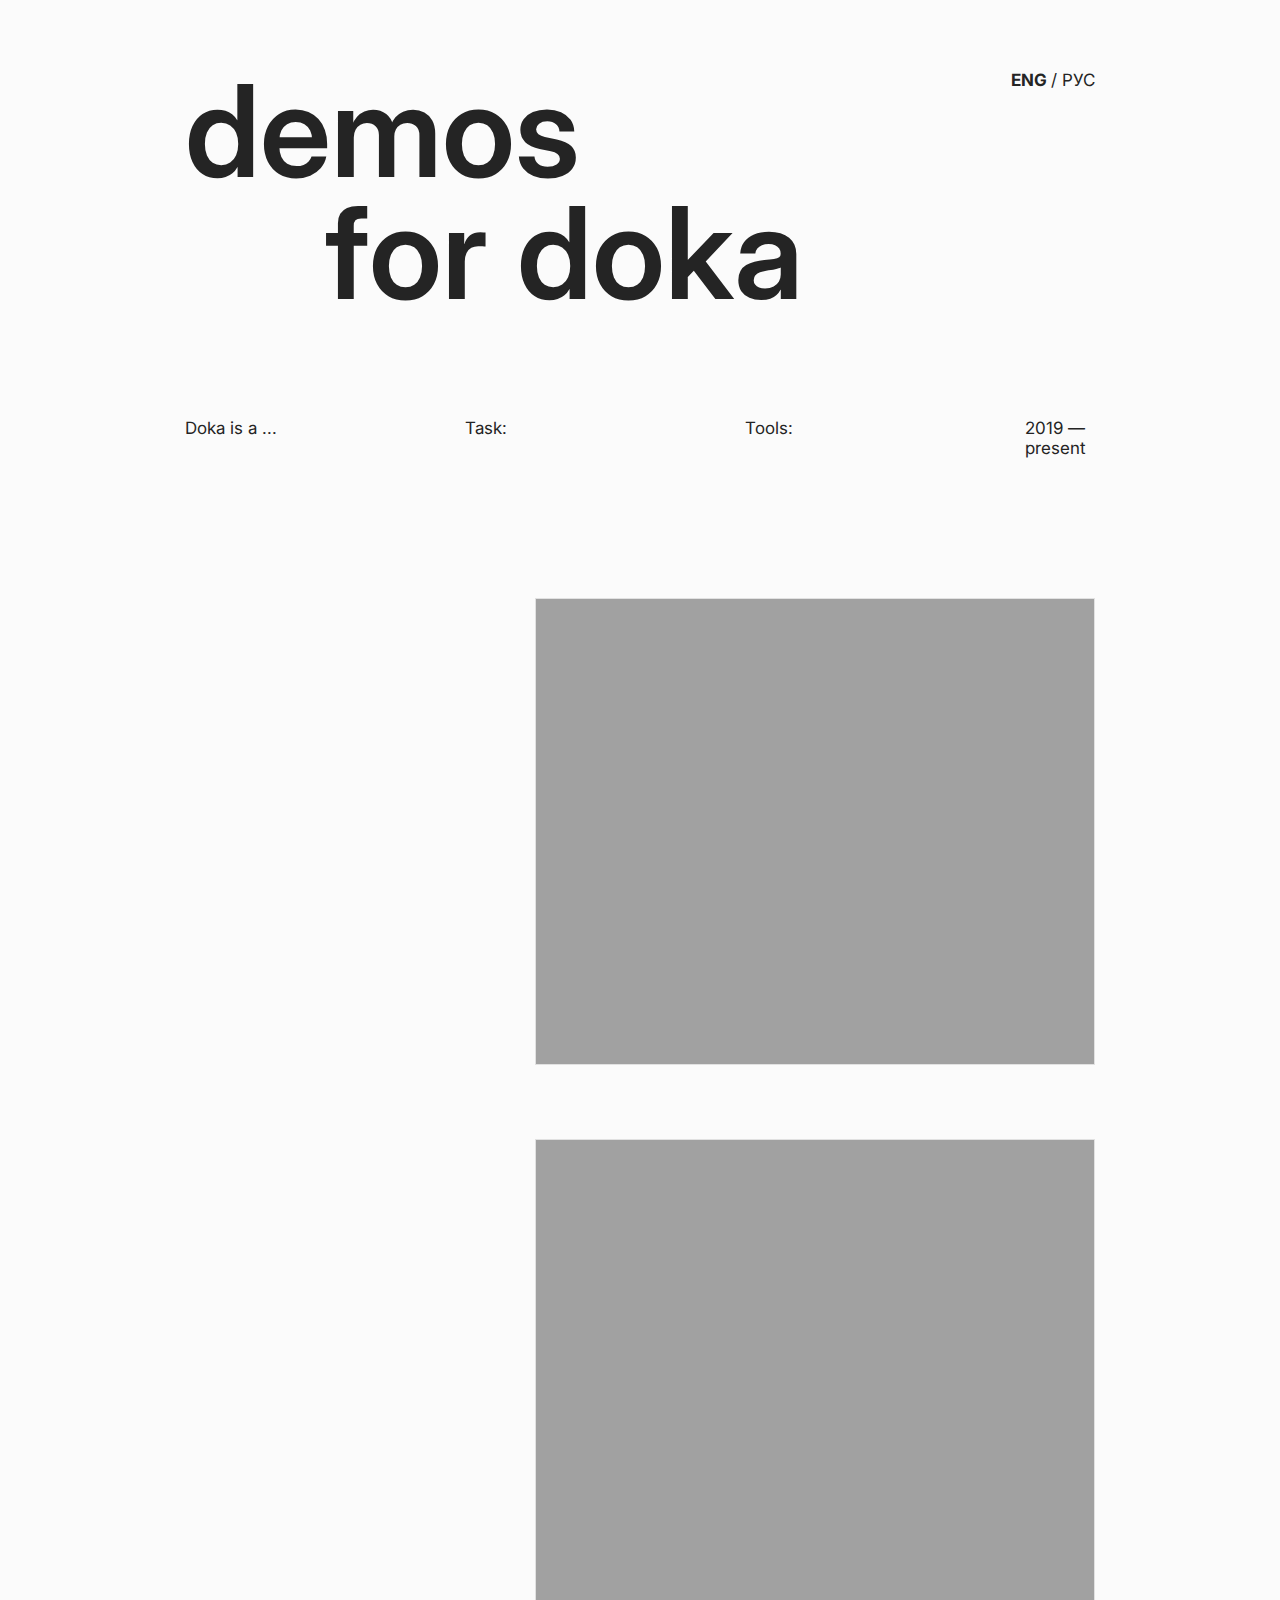
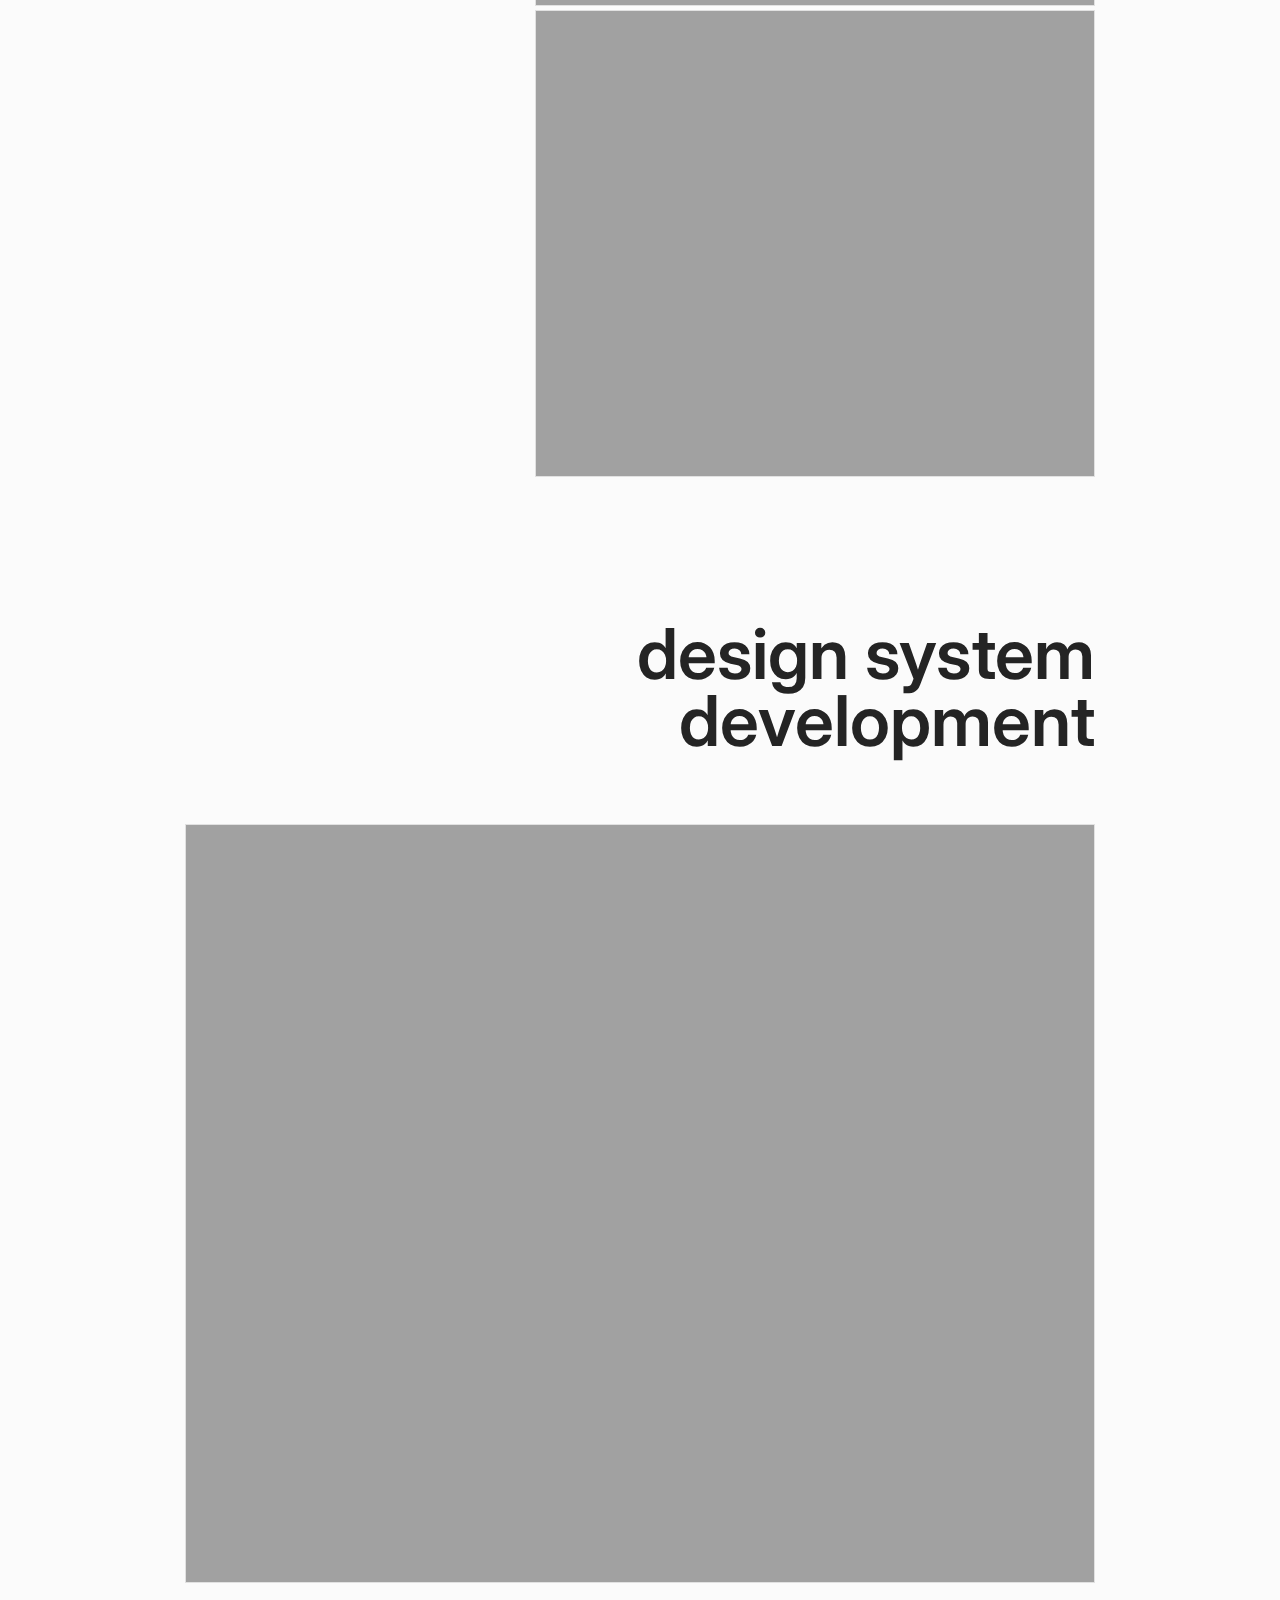
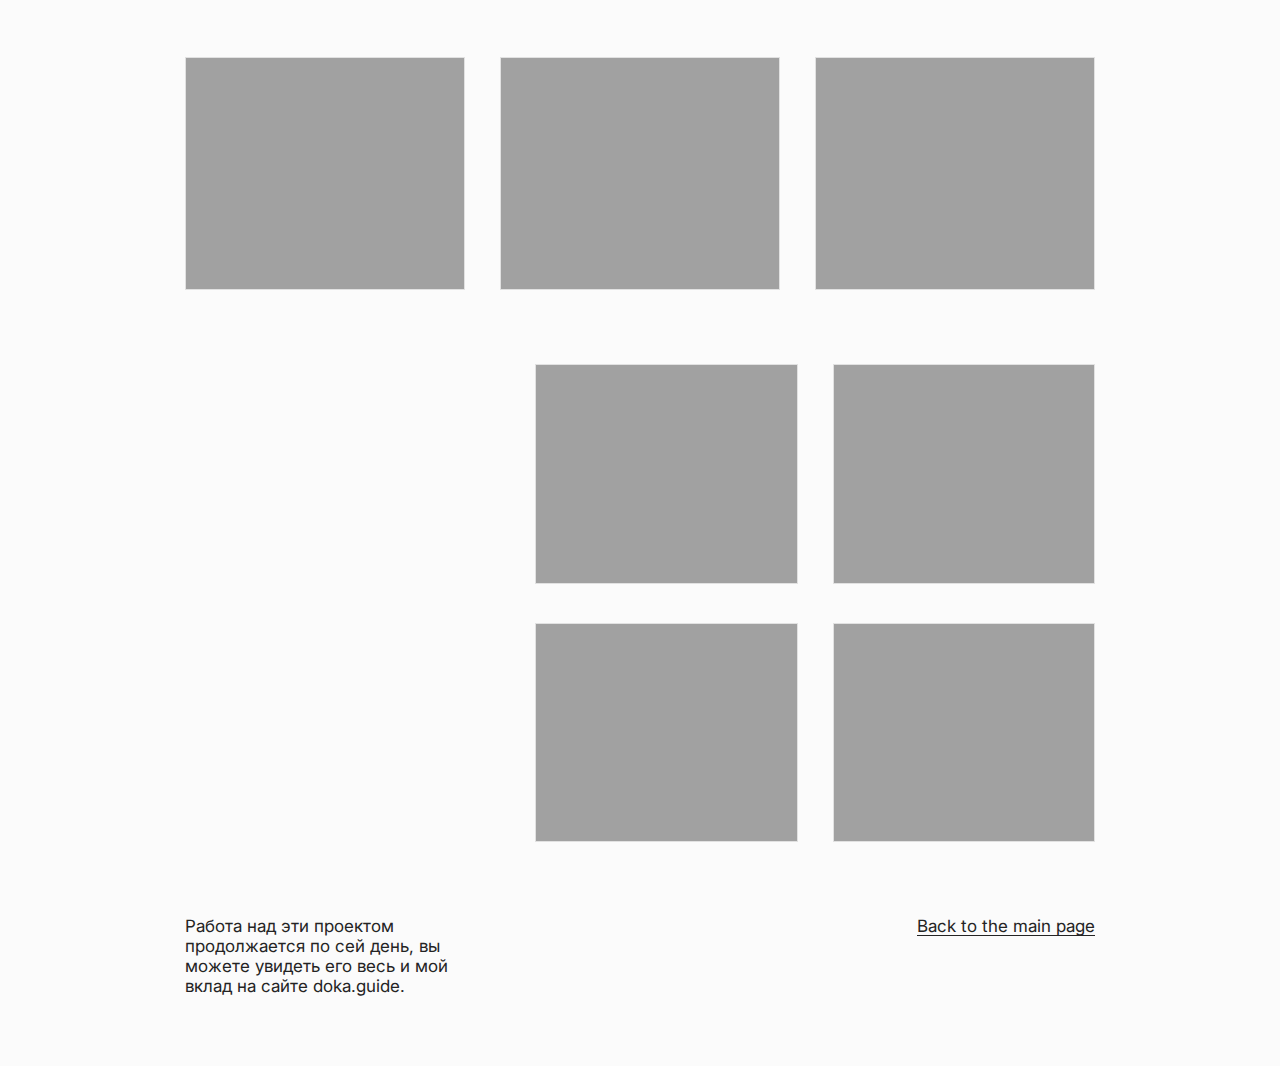
<file: pages/template/index.html>
<!DOCTYPE html>
<html lang="ru">
<head>
  <title>Портфолио: Демки для Доки</title>
  <meta charset="utf-8">
  <meta name="viewport" content="width=device-width, initial-scale=1">
  <link rel="preconnect" href="https://fonts.googleapis.com">
  <link rel="preconnect" href="https://fonts.gstatic.com" crossorigin>
  <link rel="stylesheet" href="https://fonts.googleapis.com/css2?family=Inter:wght@400;600;700&display=swap">
  <link rel="stylesheet" href="../../styles/pages.css">
  <link rel="apple-touch-icon" sizes="180x180" href="../../favicon/apple-touch-icon.png">
  <link rel="icon" type="image/png" sizes="32x32" href="../../favicon/favicon-32x32.png">
  <link rel="icon" type="image/png" sizes="16x16" href="../../favicon/favicon-16x16.png">
  <link rel="manifest" href="../../favicon/manifest.json">   
</head>
<body>
  <div class="languages">
    <div class="language-eng" data-title="Portfolio: ">
      <header class="project-summary">
        <div class="project-summary-ahead">
          <h1 class="project-title">Demos <span class="project-title-shift">for Doka</span></h1>
          <div class="language-switches"><button value="eng" class="language-switch language-switch-eng">eng</button><button value="rus" class="language-switch language-switch-rus">рус</button></div>   
        </div>
        <div class="project-description">
          <p class="project-p">Doka is a ...</p>
          <p class="project-p">Task:</p>
          <p class="project-p">Tools:</p>
          <p class="project-p">2019 — present</p>
        </div>
      </header>
      <main class="project-steps">
        <div class="step step-row">
          <div class="step-description">
            <p class="step-p"></p>
            <p class="step-p"></p>
          </div>
          <div class="step-images step-images-single">
            <a class="step-image-link" href="" target="_blank"><img class="step-image" src="images/1.png"></a>
          </div>
        </div>
        <div class="step step-row">
          <div class="step-description">
            <p class="step-p"></p>
            <p class="step-p"></p>
          </div>
          <div class="step-images step-images-single">
            <a class="step-image-link" href="" target="_blank"><img class="step-image" src="images/1.png"></a>
            <a class="step-image-link" href="" target="_blank"><img class="step-image" src="images/1.png"></a>
          </div>
        </div>
        <h2 class="project-subtitle">Design system development</h2>
        <div class="step step-column">
          <div class="step-description">
            <p class="step-p"></p>
            <p class="step-p"></p>
          </div>
          <div class="step-images step-images-single-huge">
            <a class="step-image-link" href="" target="_blank"><img class="step-image" src="images/1.png"></a>
          </div>
        </div>
        <div class="step step-column">
          <div class="step-description">
            <p class="step-p"></p>
            <p class="step-p"></p>
          </div>
          <div class="step-images step-images-tripple">
            <a class="step-image-link" href="" target="_blank"><img class="step-image" src="images/1.png"></a>
            <a class="step-image-link" href="" target="_blank"><img class="step-image" src="images/1.png"></a>
            <a class="step-image-link" href="" target="_blank"><img class="step-image" src="images/1.png"></a>
          </div>
        </div>
        <div class="step step-row">
          <div class="step-description">
            <p class="step-p"></p>
            <p class="step-p"></p>
          </div>
          <div class="step-images step-images-quad">
            <a class="step-image-link" href="" target="_blank"><img class="step-image" src="images/1.png"></a>
            <a class="step-image-link" href="" target="_blank"><img class="step-image" src="images/1.png"></a>
            <a class="step-image-link" href="" target="_blank"><img class="step-image" src="images/1.png"></a>
            <a class="step-image-link" href="" target="_blank"><img class="step-image" src="images/1.png"></a>
          </div>
        </div>
        <div class="step step-row">
          <div class="step-description">
            <p class="step-p">Работа над эти проектом продолжается по сей день, вы можете увидеть его весь и мой вклад на сайте doka.guide.</p>
          </div>
          <div class="step-footer">
            <a class="link" href="../../index.html">Back to the main page</a>
          </div>
        </div>                                     
      </main>      
    </div>

    <div class="language-rus" data-title="Портфолио: ">
      <header class="project-summary">
        <div class="project-summary-ahead">
          <h1 class="project-title">Демки <span class="project-title-shift">для Доки</span></h1>
          <div class="language-switches"><button value="eng" class="language-switch language-switch-eng">eng</button><button value="rus" class="language-switch language-switch-rus">рус</button></div>   
        </div>
        <div class="project-description">
          <p class="project-p">Дока — это добрый справочник для веб-разработчиков, написанный с душой на понятном русском языке.</p>
          <p class="project-p">Задача:</p>
          <p class="project-p">Инструменты:</p>
          <p class="project-p">2019 — по сей день</p>
        </div>
      </header>
      <main class="project-steps">
        <div class="step step-row">
          <div class="step-description">
            <p class="step-p"></p>
            <p class="step-p"></p>
          </div>
          <div class="step-images step-images-single">
            <a class="step-image-link" href="" target="_blank"><img class="step-image" src="images/1.png"></a>
          </div>
        </div>
        <div class="step step-row">
          <div class="step-description">
            <p class="step-p"></p>
            <p class="step-p"></p>
          </div>
          <div class="step-images step-images-single">
            <a class="step-image-link" href="" target="_blank"><img class="step-image" src="images/1.png"></a>
            <a class="step-image-link" href="" target="_blank"><img class="step-image" src="images/1.png"></a>
          </div>
        </div>
        <h2 class="project-subtitle">Разработка дизайн системы</h2>
        <div class="step step-column">
          <div class="step-description">
            <p class="step-p"></p>
            <p class="step-p"></p>
          </div>
          <div class="step-images step-images-single-huge">
            <a class="step-image-link" href="" target="_blank"><img class="step-image" src="images/1.png"></a>
          </div>
        </div>
        <div class="step step-column">
          <div class="step-description">
            <p class="step-p"></p>
            <p class="step-p"></p>
          </div>
          <div class="step-images step-images-tripple">
            <a class="step-image-link" href="" target="_blank"><img class="step-image" src="images/1.png"></a>
            <a class="step-image-link" href="" target="_blank"><img class="step-image" src="images/1.png"></a>
            <a class="step-image-link" href="" target="_blank"><img class="step-image" src="images/1.png"></a>
          </div>
        </div>
        <div class="step step-row">
          <div class="step-description">
            <p class="step-p"></p>
            <p class="step-p"></p>
          </div>
          <div class="step-images step-images-quad">
            <a class="step-image-link" href="" target="_blank"><img class="step-image" src="images/1.png"></a>
            <a class="step-image-link" href="" target="_blank"><img class="step-image" src="images/1.png"></a>
            <a class="step-image-link" href="" target="_blank"><img class="step-image" src="images/1.png"></a>
            <a class="step-image-link" href="" target="_blank"><img class="step-image" src="images/1.png"></a>
          </div>
        </div>
        <div class="step step-row">
          <div class="step-description">
            <p class="step-p">Работа над эти проектом продолжается по сей день, вы можете увидеть его весь и мой вклад на сайте doka.guide.</p>
          </div>
          <div class="step-footer">
            <a class="link" href="../../index.html">Назад на главную</a>
          </div>
        </div>
      </main>
    </div>
  </div>
  <script src="../../scripts/language-switch.js"></script>
</body>
</html>
</file>
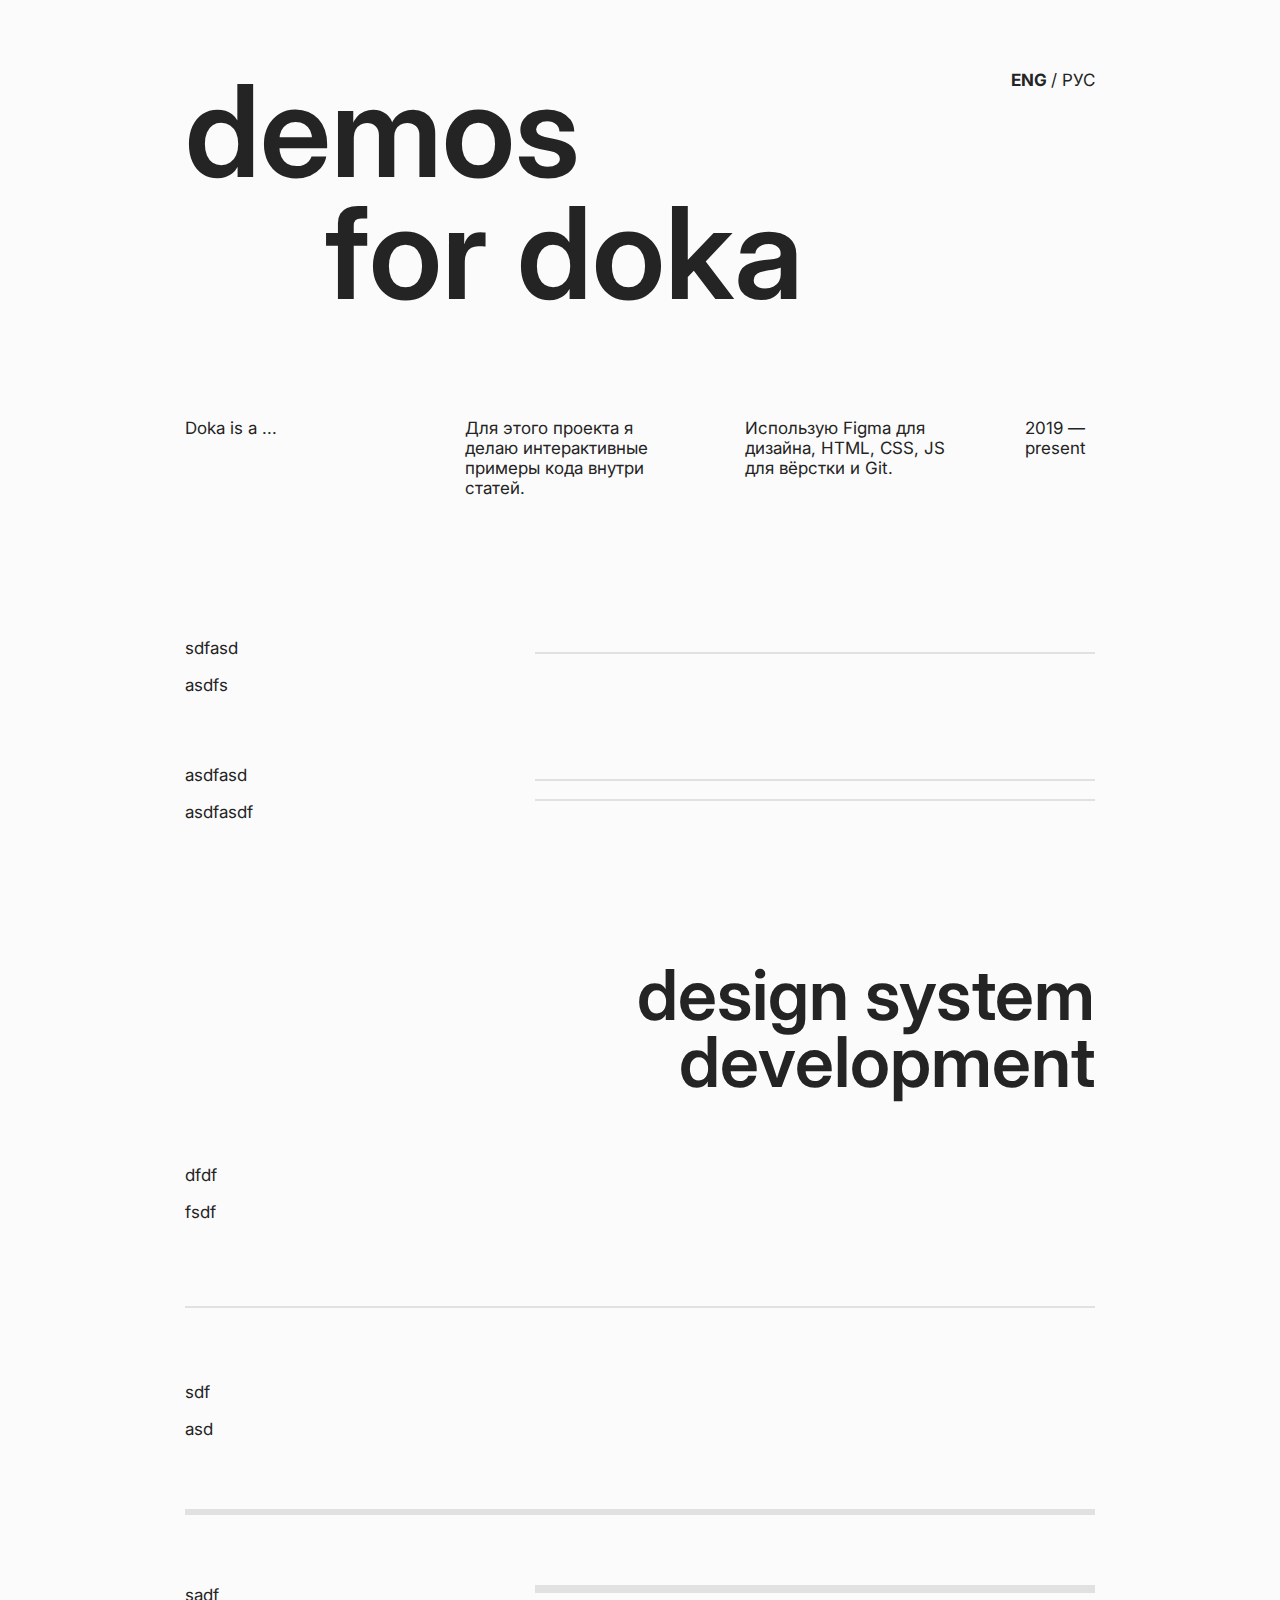
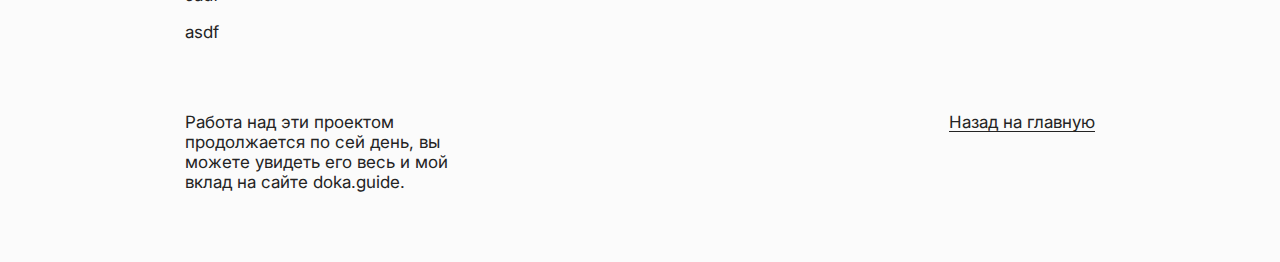
<file: pages/template.html>
<!DOCTYPE html>
<html lang="ru">
<head>
  <title>Портфолио: Демки для Доки</title>
  <meta charset="utf-8">
  <meta name="viewport" content="width=device-width, initial-scale=1">
  <link rel="preconnect" href="https://fonts.googleapis.com">
  <link rel="preconnect" href="https://fonts.gstatic.com" crossorigin>
  <link rel="stylesheet" href="https://fonts.googleapis.com/css2?family=Inter:wght@400;600;700&display=swap">
  <link rel="stylesheet" href="../styles/pages.css">
</head>
<body>
  <div class="languages">
    <div class="language-eng">
      <header class="project-summary">
        <div class="project-summary-ahead">
          <h1 class="project-title"><span class="project-title-link" href="#">Demos <span class="project-title-shift">for Doka</span></span></h1>
          <div class="language-switches"><button value="eng" class="language-switch language-switch-eng">eng</button><button value="rus" class="language-switch language-switch-rus">рус</button></div>   
        </div>
        <div class="project-description">
          <p class="project-p">Doka is a ...</p>
          <p class="project-p">Для этого проекта я делаю интерактивные примеры кода внутри статей.</p>
          <p class="project-p">Использую Figma для дизайна, HTML, CSS, JS для вёрстки и Git.</p>
          <p class="project-p">2019 — present</p>
        </div>
      </header>
      <main class="project-steps">
        <div class="step step-row">
          <div class="step-description">
            <p class="step-p">sdfasd</p>
            <p class="step-p">asdfs</p>
          </div>
          <div class="step-images step-images-single">
            <img class="step-image">
          </div>
        </div>
        <div class="step step-row">
          <div class="step-description">
            <p class="step-p">asdfasd</p>
            <p class="step-p">asdfasdf</p>
          </div>
          <div class="step-images step-images-single">
            <img class="step-image">
            <img class="step-image">
          </div>
        </div>
        <h2 class="project-subtitle">Design system development</h2>
        <div class="step step-column">
          <div class="step-description">
            <p class="step-p">dfdf</p>
            <p class="step-p">fsdf</p>
          </div>
          <div class="step-images step-images-single-huge">
            <img class="step-image">
          </div>
        </div>
        <div class="step step-column">
          <div class="step-description">
            <p class="step-p">sdf</p>
            <p class="step-p">asd</p>
          </div>
          <div class="step-images step-images-tripple">
            <img class="step-image">
            <img class="step-image">
            <img class="step-image">
          </div>
        </div>
        <div class="step step-row">
          <div class="step-description">
            <p class="step-p">sadf</p>
            <p class="step-p">asdf</p>
          </div>
          <div class="step-images step-images-quad">
            <img class="step-image">
            <img class="step-image">
            <img class="step-image">
            <img class="step-image">
          </div>
        </div>
        <div class="step step-row">
          <div class="step-description">
            <p class="step-p">Работа над эти проектом продолжается по сей день, вы можете увидеть его весь и мой вклад на сайте doka.guide.</p>
          </div>
          <div class="step-footer">
            <a class="link" href="#">Назад на главную</a>
          </div>
        </div>                                     
      </main>      
    </div>

    <div class="language-rus">
      <header class="project-summary">
        <div class="project-summary-ahead">
          <h1 class="project-title"><span class="project-title-link" href="#">Демки <span class="project-title-shift">для Доки</span></span></h1>
          <div class="language-switches"><button value="eng" class="language-switch language-switch-eng">eng</button><button value="rus" class="language-switch language-switch-rus">рус</button></div>   
        </div>
        <div class="project-description">
          <p class="project-p">Дока — это добрый справочник для веб-разработчиков, написанный с душой на понятном русском языке.</p>
          <p class="project-p">Для этого проекта я делаю интерактивные примеры кода внутри статей.</p>
          <p class="project-p">Использую Figma для дизайна, HTML, CSS, JS для вёрстки и Git.</p>
          <p class="project-p">2019 — по сей день</p>
        </div>
      </header>
      <main class="project-steps">
        <div class="step step-row">
          <div class="step-description">
            <p class="step-p">sdfasd</p>
            <p class="step-p">asdfs</p>
          </div>
          <div class="step-images step-images-single">
            <img class="step-image">
          </div>
        </div>
        <div class="step step-row">
          <div class="step-description">
            <p class="step-p">asdfasd</p>
            <p class="step-p">asdfasdf</p>
          </div>
          <div class="step-images step-images-single">
            <img class="step-image">
            <img class="step-image">
          </div>
        </div>
        <h2 class="project-subtitle">Разработка дизайн системы</h2>
        <div class="step step-column">
          <div class="step-description">
            <p class="step-p">dfdf</p>
            <p class="step-p">fsdf</p>
          </div>
          <div class="step-images step-images-single-huge">
            <img class="step-image">
          </div>
        </div>
        <div class="step step-column">
          <div class="step-description">
            <p class="step-p">sdf</p>
            <p class="step-p">asd</p>
          </div>
          <div class="step-images step-images-tripple">
            <img class="step-image">
            <img class="step-image">
            <img class="step-image">
          </div>
        </div>
        <div class="step step-row">
          <div class="step-description">
            <p class="step-p">sadf</p>
            <p class="step-p">asdf</p>
          </div>
          <div class="step-images step-images-quad">
            <img class="step-image">
            <img class="step-image">
            <img class="step-image">
            <img class="step-image">
          </div>
        </div>
        <div class="step step-row">
          <div class="step-description">
            <p class="step-p">Работа над эти проектом продолжается по сей день, вы можете увидеть его весь и мой вклад на сайте doka.guide.</p>
          </div>
          <div class="step-footer">
            <a class="link" href="#">Назад на главную</a>
          </div>
        </div>                                     
      </main>
    </div>
  </div>
  <script src="../scripts/language-switch.js"></script>
</body>
</html>
</file>
<file: styles/index.css>
*, *::before, *::after {
  margin: 0;
  padding: 0;
  box-sizing: border-box;
}

html {
  font-size: 100px; /* no, I'm not crazy */
}

body {
  background-color: #fbfbfb;
  color: #242424;
  font-family: "Inter", sans-serif;
  font-size: 17px;
}

.languages {
  position: relative;
  overflow: hidden;
}

.language-eng, .language-rus {
  position: absolute;
  left: 100%;
  opacity: 0;
  transition: position 0.4s ease-in, left 0.4s ease-in, opacity 0s linear;
}

.language-active {
  position: relative;
  left: 0;
  opacity: 1;
  transition: all 0.5s ease-out;  
}

.intro, .projects, .about {
  max-width: 15rem;
  margin-left: auto;
  margin-right: auto;
  padding: 1rem;
}

.intro-title, .project-title, .about-title {
  font-weight: 600;
  text-transform: lowercase;
}

.intro-title, .about-title {
  font-size: 179px;
}

.intro, .about {
  min-height: 100vh;
}

.intro-ahead {
  display: flex;
  justify-content: space-between;
  align-items: flex-end;
  padding-right: 2rem;
}

.language-switch {
  position: relative;
  border: none;
  background-color: transparent;
  font: inherit;
  text-transform: uppercase;
}

.language-switch:hover {
  cursor: pointer;
}

.language-switch + .language-switch {
  margin-left: 15px;
}

.language-switch + .language-switch::before {
  content: '/';
  position: absolute;
  left: -11px;
  font-weight: 400;
}

.language-switch-active {
  font-weight: 700;
}

.language-switch {
  text-decoration: none;
  color: inherit;
}

.portrait {
  width: 3rem;
  height: 3rem;
  object-fit: cover;
  background-color: #C4C4C4;
}

.intro-title {
  margin-top: 1rem;
  margin-bottom: 1rem;
  margin-left: -0.1rem;
  line-height: 1;
}

.intro-description {
  width: 5rem;
  margin-left: auto;
}

.intro-p + .intro-p {
  margin-top: .25rem;
}

.project {
  display: flex;
}

.project + .project {
  margin-top: 2rem;
}

.project-header {
  width: 6rem;
}

.project-date {
  display: block;
}

.project-title {
  display: inline-block;
  margin-top: 0.5rem;
  margin-bottom: 1rem;
  font-size: 1rem;
  line-height: 0.95;
}

.project-title-link {
  color: inherit;
  text-decoration-color: transparent;
  transition: text-decoration-color 0.25s linear;
}

.project-title-link:hover {
  text-decoration-color: inherit;
  transition: text-decoration-color 0.25s linear;
}

.project-title-shift {
  display: block;
  margin-left: 1rem;
}

.project-title-dash {
  position: relative;
  display: flex;
  align-items: center;
}

.project-title-dash::after {
  content: "";
  position: relative;
  top: 0.05rem;
  flex-grow: 1;
  height: 0.1rem;
  margin-left: 0.1rem;
  background-color: currentColor;
}

.project-title-link.not-ready {
  position: relative;
  text-decoration: none;
}

.language-eng .project-title-link.not-ready::after {
  content: 'This project description is not ready yet. Please, come back later!';
}

.language-rus .project-title-link.not-ready::after {
  content: 'Описание этого проекта пока не готово. Пожалуйста, возвращайтесь позже!';
}

.project-title-link.not-ready::after {
  position: absolute;
  top: 0%;
  left: 50%;
  display: none;
  width: 260px;
  padding: 10px 30px;
  background-color: #242424;
  color: #fbfbfb;
  font-size: 17px;
  font-weight: 400;
  text-transform: initial;
  transform: translate(-50%, -100%);
}

.project-title-link.not-ready:hover::after {
  display: block;
}

.project-description {
  width: 3rem;
  margin-left: auto;
}

.project-p + .project-p {
  margin-top: .25rem;
}

.project-info {
  margin-left: 1rem;
}

.project-cover {
  width: 6rem;
  height: 6rem;
  object-fit: cover;
  background-color: #e1e1e1;
}

.about {
  display: flex;
  align-items: center;
}

.about-title {
  width: 8rem;
  line-height: 0.85;
}

.about-description {
  width: 3rem;
  margin-left: 1rem;
}

.about-p + .about-p{
  margin-top: 1rem;
}

.link {
  position: relative;
  color: inherit;
  text-decoration: none;
}

.link::after {
  content: "";
  position: absolute;
  left: 0;
  right: 0;
  bottom: 0;
  height: 1px;
  background-color: currentColor;
  transform: scaleX(1);
  transform-origin: left;  
  transition: transform 0.25s linear;
}

.link:hover::after {
  transform: scaleX(0);
  transform-origin: right;
  transition: transform 0.25s linear;
}

@media (max-width: 1500px) {
  html {
    font-size: 70px;
  }

  .intro {
    display: flex;
    flex-direction: column;
    justify-content: center;
  }

  .intro-ahead {
    padding-right: 0;
  }

  .portrait {
    width: 4rem;
    height: 4rem;
  }  

  .intro-title, .about-title {
    font-size: 128px;
  }

  .intro-description {
    width: 7rem;
    min-height: 4rem;
  }

  .project-description {
    width: 4rem;
  }

  .project-cover {
    width: 6rem;
    height: 6rem;
  }

  .about-description {
    width: 5rem;
  }  
}

@media (max-width: 1050px) {
  html {
    font-size: 50px;
  }

  body {
    font-size: 16px;
  }

  .intro-title, .about-title {
    font-size: 91px;
  }

  .project-description {
    width: 5rem;
  }

  .project-cover {
    height: 7rem;
  }  
}

@media (max-width: 700px) {
  html {
    font-size: 25px;
  }

  body {
    font-size: 16px;
  }  

  .intro, .projects, .about {
    max-width: none;
  }

  .intro-title, .about-title {
    font-size: 45px;
  }

  .intro-description {
    width: 100%;
  }

  .portrait {
    width: 7rem;
    height: 7rem;
  }

  .project {
    display: block;
  }

  .project-header, .project-info {
    width: 100%;
  }

  .project-title {
    font-size: 40px;
  }

  .project-description {
    width: calc(100% - 1rem);
  }  

  .project-info {
    margin-top: 1rem;
    margin-left: 0;
  }

  .project-cover {
    width: 100%;
    height: 15rem;
  }

  .about-title {
    position: absolute;
    margin-top: -3rem;
  }
  
  .about-description {
    width: calc(100% - 1rem);
  }

  .about-p + .about-p {
    margin-top: 2rem;
  }  

  .about-p:nth-of-type(3) {
    margin-top: 7rem;
  }
}
</file>
<file: styles/pages.css>
*, *::before, *::after {
  margin: 0;
  padding: 0;
  box-sizing: border-box;
}

html {
  font-size: 100px; /* no, I'm not crazy */
}

body {
  background-color: #fbfbfb;
  color: #242424;
  font-family: "Inter", sans-serif;
  font-size: 17px;
}

.languages {
  position: relative;
  overflow: hidden;
}

.language-eng, .language-rus {
  position: absolute;
  left: 100%;
  opacity: 0;
  transition: position 0.4s ease-in, left 0.4s ease-in, opacity 0s linear;
}

.language-active {
  position: relative;
  left: 0;
  opacity: 1;
  transition: all 0.5s ease-out;  
}

.language-switches {
  width: 1rem;
  text-align: right;
}

.language-switch {
  position: relative;
  border: none;
  background-color: transparent;
  font: inherit;
  text-transform: uppercase;
}

.language-switch:hover {
  cursor: pointer;
}

.language-switch + .language-switch {
  margin-left: 15px;
}

.language-switch + .language-switch::before {
  content: '/';
  position: absolute;
  left: -11px;
  font-weight: 400;
}

.language-switch-active {
  font-weight: 700;
}

.language-switch {
  text-decoration: none;
  color: inherit;
}

.project-summary, .project-steps {
  max-width: 15rem;
  margin-left: auto;
  margin-right: auto;
  padding: 1rem;
}

.project-summary-ahead {
  display: flex;
  align-items: flex-start;
  justify-content: space-between;
}

.project-title, .project-subtitle {
  font-weight: 600;
  text-transform: lowercase;
  line-height: 0.95;
}

.project-title {
  width: 11rem;
  font-size: 179px;
}

.project-title-shift {
  display: block;
  margin-left: 2rem;
}

.project-title-dash {
  position: relative;
  display: flex;
  align-items: center;
}

.project-title-dash::after {
  content: "";
  position: relative;
  top: 0.05rem;
  flex-grow: 1;
  height: 0.1rem;
  margin-left: 0.1rem;
  background-color: currentColor;
}

.project-subtitle {
  width: 7rem;
  margin-top: 2rem;
  margin-left: auto;
  margin-bottom: 1rem;
  font-size: 1rem;
  text-align: right;
}

.project-description {
  display: flex;
  flex-wrap: wrap;
  margin-top: 1.5rem;
}

.project-p {
  width: 3rem;
}

.project-p:last-child {
  width: 1rem;
}

.project-p + .project-p {
  margin-left: 1rem;
}

.step + .step {
  margin-top: 1rem;
}

.step-row {
  display: flex;
  flex-wrap: wrap;
}

.step-row .step-images {
  margin-left: 1rem;
}

.step-column .step-description + .step-images {
  margin-top: 1rem;
}

.step-description {
  width: 4rem;
}

.step-p + .step-p, .step-list + .step-p {
  margin-top: 17px;
}

.step-p + .step-list {
  margin-top: 17px;
}

.step-list {
  padding-left: 55px;
}

.step-image {
  /* min-height: 5rem; */
  width: 100%;
  /* object-fit: cover; */
  background-color: #C4C4C4;
  border: 1px solid #E1E1E1;
}

.step-images-single .step-image-link + .step-image-link {
  margin-top: 0.5rem;
}

.step-images-single {
  width: 8rem;
}

.step-images-single .step-image-link {
  width: 100%;
}

.step-images-single-huge {
  width: 100%;
}

.step-images-single-huge .step-image-link {
  width: 100%;
}

.step-images-tripple {
  width: 100%;
}

.step-images-quad {
  width: 8rem;
}

.step-images-tripple .step-image-link + .step-image-link {
  margin-left: 0.5rem;
}

.step-images-quad .step-image-link:nth-child(even) {
  margin-left: 0.5rem;
}

.step-images-quad .step-image-link:nth-child(n + 3) {
  margin-top: 0.5rem;
}

.step-images-tripple, .step-images-quad {
  display: flex;
  flex-wrap: wrap;
  align-items: flex-start;
  align-content: flex-start;  
}

.step-images-tripple .step-image-link {
  width: calc((100% - 1rem) / 3);
}

.step-images-quad .step-image-link {
  width: calc((100% - 0.5rem) / 2);
}

.step-footer {
  margin-left: auto;
}

.link {
  position: relative;
  color: inherit;
  text-decoration: none;
  white-space: nowrap;
}

.link::after {
  content: "";
  position: absolute;
  left: 0;
  right: 0;
  bottom: 0;
  height: 1px;
  background-color: currentColor;
  transform: scaleX(1);
  transform-origin: left;  
  transition: transform 0.25s linear;
}

.link:hover::after {
  transform: scaleX(0);
  transform-origin: right;
  transition: transform 0.25s linear;
}

@media (max-width: 1500px) {
  html {
    font-size: 70px;
  }

  body {
    font-size: 17px;
  }

  .project-title {
    font-size: 128px;
  }
  
  .language-switches {
    width: 1.5rem;
  }  
}

@media (max-width: 1050px) {
  html {
    font-size: 50px;
  }

  body {
    font-size: 16px;
  }

  .project-summary-ahead {
    position: relative;
  }

  .language-switches {
    position: absolute;
    top: 0;
    right: 0;
    width: 2rem;
    text-align: right;
  }

  .project-title {
    font-size: 91px;
  }
  
  .project-p, .project-p:last-child {
    width: 6rem;
  }

  .project-p + .project-p {
    margin-left: 0;
  }

  .project-p:nth-child(even) {
    margin-left: 1rem;
  }
  
  .project-p:nth-child(n + 3) {
    margin-top: 1rem;
  }

  .step-row .step-images-quad {
    width: 15rem;
    margin-left: 0;
    margin-top: 1rem;
  }
}

@media (max-width: 700px) {
  html {
    font-size: 25px;
  }

  .project-summary-ahead {
    flex-direction: column;
  }

  .project-title {
    font-size: 45px;
  }

  .language-switches {
    position: static;
    width: auto;
    margin-top: 1rem;
    margin-left: auto;
  }

  .project-description {
    display: block;
    margin-top: 1rem;
  }

  .project-description .project-p {
    width: 100%;
    margin: 0;
  }

  .project-p + .project-p {
    margin-top: 1rem;
  }

  .step-row {
    display: block;
  }

  .step-description, .step-images, .step-row .step-images-quad {
    width: 100%;
  }

  .step-row .step-images {
    margin-left: 0;
    margin-top: 1rem;
  }
  
  .step-footer {
    margin-top: 1rem;
    margin-left: auto;
    text-align: right;
  }
}
</file>
